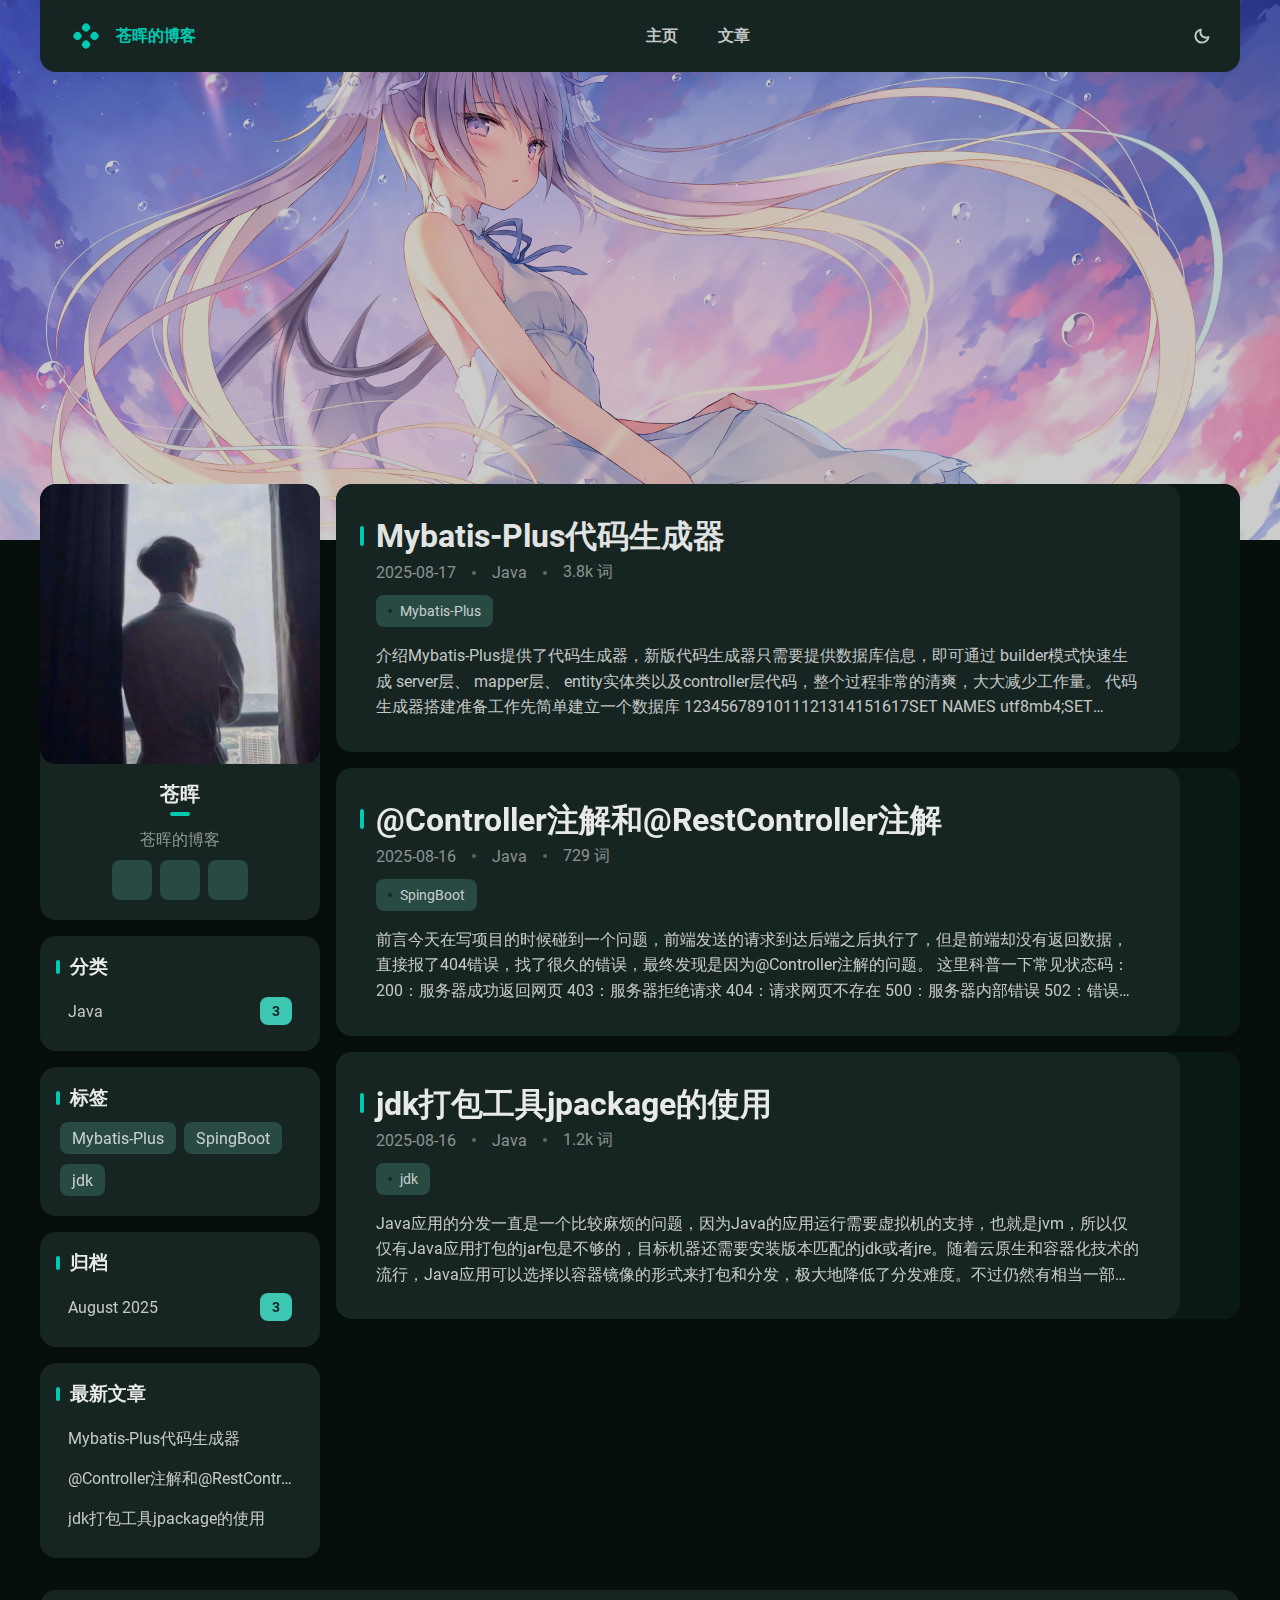
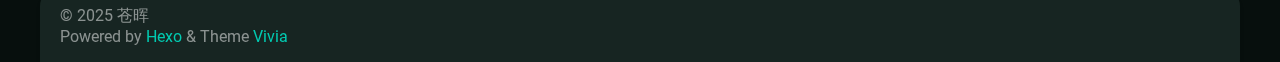
<file: index.html>
<!DOCTYPE html>


<html theme="dark" showBanner="true" hasBanner="true" > 
<link href="https://cdn.staticfile.org/font-awesome/6.4.2/css/fontawesome.min.css" rel="stylesheet">
<link href="https://cdn.staticfile.org/font-awesome/6.4.2/css/brands.min.css" rel="stylesheet">
<link href="https://cdn.staticfile.org/font-awesome/6.4.2/css/solid.min.css" rel="stylesheet">
<script src="/js/color.global.min.js" ></script>
<script src="/js/load-settings.js" ></script>
<head>
  <meta charset="utf-8">
  
  
  

  
  <title>苍晖的博客</title>
  <meta name="viewport" content="width=device-width, initial-scale=1, shrink-to-fit=no">

  <link rel="preload" href="/css/fonts/Roboto-Regular.ttf" as="font" type="font/ttf" crossorigin="anonymous">
  <link rel="preload" href="/css/fonts/Roboto-Bold.ttf" as="font" type="font/ttf" crossorigin="anonymous">

  <meta property="og:type" content="website">
<meta property="og:title" content="苍晖的博客">
<meta property="og:url" content="http://example.com/index.html">
<meta property="og:site_name" content="苍晖的博客">
<meta property="og:locale">
<meta property="article:author" content="John Doe">
<meta name="twitter:card" content="summary">
  
  
    <link rel="icon" media="(prefers-color-scheme: light)" href="/images/favicon-light-32.png" sizes="32x32">
    <link rel="icon" media="(prefers-color-scheme: light)" href="/images/favicon-light-128.png" sizes="128x128">
    <link rel="icon" media="(prefers-color-scheme: light)" href="/images/favicon-light-180.png" sizes="180x180">
    <link rel="icon" media="(prefers-color-scheme: light)" href="/images/favicon-light-192.png" sizes="192x192">
    <link rel="icon" media="(prefers-color-scheme: dark)" href="/images/favicon-dark-32.png" sizes="32x32">
    <link rel="icon" media="(prefers-color-scheme: dark)" href="/images/favicon-dark-128.png" sizes="128x128">
    <link rel="icon" media="(prefers-color-scheme: dark)" href="/images/favicon-dark-180.png" sizes="180x180">
    <link rel="icon" media="(prefers-color-scheme: dark)" href="/images/favicon-dark-192.png" sizes="192x192">
  
  
  
<link rel="stylesheet" href="/css/style.css">

<meta name="generator" content="Hexo 7.3.0"></head>

<body>
  
  
    
<div id="banner" class=" is_home ">
  <img src="/./bkg/bkg.jpg" itemprop="image">
  <div id="banner-dim"></div>
</div>
 
   
  <div id="main-grid" class="  ">
    <div id="nav" class=" is_home "  >
      <navbar id="navbar">
  <nav id="title-nav">
    <a href="/">
      <div id="vivia-logo">
        <div class="dot"></div>
        <div class="dot"></div>
        <div class="dot"></div>
        <div class="dot"></div>
      </div>
      <div>苍晖的博客 </div>
    </a>
  </nav>
  <nav id="main-nav">
    
      <a class="main-nav-link" href="/">主页</a>
    
      <a class="main-nav-link" href="/archives">文章</a>
    
  </nav>
  <nav id="sub-nav">
    <a id="theme-btn" class="nav-icon">
      <span class="light-mode-icon"><svg xmlns="http://www.w3.org/2000/svg" height="20" viewBox="0 -960 960 960" width="20"><path d="M438.5-829.913v-48q0-17.452 11.963-29.476 11.964-12.024 29.326-12.024 17.363 0 29.537 12.024t12.174 29.476v48q0 17.452-11.963 29.476-11.964 12.024-29.326 12.024-17.363 0-29.537-12.024T438.5-829.913Zm0 747.826v-48q0-17.452 11.963-29.476 11.964-12.024 29.326-12.024 17.363 0 29.537 12.024t12.174 29.476v48q0 17.452-11.963 29.476-11.964 12.024-29.326 12.024-17.363 0-29.537-12.024T438.5-82.087ZM877.913-438.5h-48q-17.452 0-29.476-11.963-12.024-11.964-12.024-29.326 0-17.363 12.024-29.537t29.476-12.174h48q17.452 0 29.476 11.963 12.024 11.964 12.024 29.326 0 17.363-12.024 29.537T877.913-438.5Zm-747.826 0h-48q-17.452 0-29.476-11.963-12.024-11.964-12.024-29.326 0-17.363 12.024-29.537T82.087-521.5h48q17.452 0 29.476 11.963 12.024 11.964 12.024 29.326 0 17.363-12.024 29.537T130.087-438.5Zm660.174-290.87-34.239 32q-12.913 12.674-29.565 12.174-16.653-.5-29.327-13.174-12.674-12.673-12.554-28.826.12-16.152 12.794-28.826l33-35q12.913-12.674 30.454-12.674t30.163 12.847q12.709 12.846 12.328 30.826-.38 17.98-13.054 30.653ZM262.63-203.978l-32 34q-12.913 12.674-30.454 12.674t-30.163-12.847q-12.709-12.846-12.328-30.826.38-17.98 13.054-30.653l33.239-31q12.913-12.674 29.565-12.174 16.653.5 29.327 13.174 12.674 12.673 12.554 28.826-.12 16.152-12.794 28.826Zm466.74 33.239-32-33.239q-12.674-12.913-12.174-29.565.5-16.653 13.174-29.327 12.673-12.674 28.826-13.054 16.152-.38 28.826 12.294l35 33q12.674 12.913 12.674 30.454t-12.847 30.163q-12.846 12.709-30.826 12.328-17.98-.38-30.653-13.054ZM203.978-697.37l-34-33q-12.674-12.913-13.174-29.945-.5-17.033 12.174-29.707t31.326-13.293q18.653-.62 31.326 13.054l32 34.239q11.674 12.913 11.174 29.565-.5 16.653-13.174 29.327-12.673 12.674-28.826 12.554-16.152-.12-28.826-12.794ZM480-240q-100 0-170-70t-70-170q0-100 70-170t170-70q100 0 170 70t70 170q0 100-70 170t-170 70Zm-.247-82q65.703 0 111.475-46.272Q637-414.544 637-480.247t-45.525-111.228Q545.95-637 480.247-637t-111.475 45.525Q323-545.95 323-480.247t45.525 111.975Q414.05-322 479.753-322ZM481-481Z"/></svg></span>
      <span class="dark-mode-icon"><svg xmlns="http://www.w3.org/2000/svg" height="20" viewBox="0 -960 960 960" width="20"><path d="M480.239-116.413q-152.63 0-258.228-105.478Q116.413-327.37 116.413-480q0-130.935 77.739-227.435t206.304-125.043q43.022-9.631 63.87 10.869t3.478 62.805q-8.891 22.043-14.315 44.463-5.424 22.42-5.424 46.689 0 91.694 64.326 155.879 64.325 64.186 156.218 64.186 24.369 0 46.978-4.946 22.609-4.945 44.413-14.076 42.826-17.369 62.967 1.142 20.142 18.511 10.511 61.054Q807.174-280 712.63-198.206q-94.543 81.793-232.391 81.793Zm0-95q79.783 0 143.337-40.217 63.554-40.218 95.793-108.283-15.608 4.044-31.097 5.326-15.49 1.283-31.859.805-123.706-4.066-210.777-90.539-87.071-86.473-91.614-212.092-.24-16.369.923-31.978 1.164-15.609 5.446-30.978-67.826 32.478-108.282 96.152Q211.652-559.543 211.652-480q0 111.929 78.329 190.258 78.329 78.329 190.258 78.329ZM466.13-465.891Z"/></svg></span>
    </a>
    
    <div id="nav-menu-btn" class="nav-icon">
      <svg xmlns="http://www.w3.org/2000/svg" height="20" viewBox="0 -960 960 960" width="20"><path d="M177.37-252.282q-17.453 0-29.477-11.964-12.024-11.963-12.024-29.326t12.024-29.537q12.024-12.174 29.477-12.174h605.26q17.453 0 29.477 11.964 12.024 11.963 12.024 29.326t-12.024 29.537q-12.024 12.174-29.477 12.174H177.37Zm0-186.218q-17.453 0-29.477-11.963-12.024-11.964-12.024-29.326 0-17.363 12.024-29.537T177.37-521.5h605.26q17.453 0 29.477 11.963 12.024 11.964 12.024 29.326 0 17.363-12.024 29.537T782.63-438.5H177.37Zm0-186.217q-17.453 0-29.477-11.964-12.024-11.963-12.024-29.326t12.024-29.537q12.024-12.174 29.477-12.174h605.26q17.453 0 29.477 11.964 12.024 11.963 12.024 29.326t-12.024 29.537q-12.024 12.174-29.477 12.174H177.37Z"/></svg>
    </div>
  </nav>
</navbar>
<div id="nav-dropdown" class="hidden">
  <div id="dropdown-link-list">
    
      <a class="nav-dropdown-link" href="/">主页</a>
    
      <a class="nav-dropdown-link" href="/archives">文章</a>
    
     
    </div>
</div>
<script>
  let dropdownBtn = document.getElementById("nav-menu-btn");
  let dropdownEle = document.getElementById("nav-dropdown");
  dropdownBtn.onclick = function() {
    dropdownEle.classList.toggle("hidden");
  }
</script>
    </div>
    <div id="sidebar-wrapper">
      <sidebar id="sidebar">
  
    <div class="widget-wrap">
  <div class="info-card">
    <div class="avatar">
      
        <image src=/./bkg/%E5%A4%B4%E5%83%8F.jpg></image>
      
      <div class="img-dim"></div>
    </div>
    <div class="info">
      <div class="username">苍晖 </div>
      <div class="dot"></div>
      <div class="subtitle">苍晖的博客 </div>
      <div class="link-list">
        
          <a class="link-btn" target="_blank" rel="noopener" href="https://twitter.com" title="Twitter"><i class="fa-brands fa-twitter"></i></a>
        
          <a class="link-btn" target="_blank" rel="noopener" href="https://store.steampowered.com" title="Steam"><i class="fa-brands fa-steam"></i></a>
        
          <a class="link-btn" target="_blank" rel="noopener" href="https://github.com/canghuicc" title="GitHub"><i class="fa-brands fa-github"></i></a>
         
      </div>  
    </div>
  </div>
</div>

  
  <div class="sticky">
    
      


  <div class="widget-wrap">
    <div class="widget">
      <h3 class="widget-title">分类</h3>
      <div class="category-box">
            <a class="category-link" href="/categories/Java/">
                Java
                <div class="category-count">3</div>
            </a>
        </div>
    </div>
  </div>


    
      
  <div class="widget-wrap">
    <div class="widget">
      <h3 class="widget-title">标签</h3>
      <ul class="widget-tag-list" itemprop="keywords"><li class="widget-tag-list-item"><a class="widget-tag-list-link" href="/tags/Mybatis-Plus/" rel="tag">Mybatis-Plus</a></li><li class="widget-tag-list-item"><a class="widget-tag-list-link" href="/tags/SpingBoot/" rel="tag">SpingBoot</a></li><li class="widget-tag-list-item"><a class="widget-tag-list-link" href="/tags/jdk/" rel="tag">jdk</a></li></ul>
    </div>
  </div>


    
      
  <div class="widget-wrap">
    <div class="widget">
      <h3 class="widget-title">归档</h3>
      
      
        <a class="archive-link" href="/archives/2025/08 ">
          August 2025 
          <div class="archive-count">3 </div>
        </a>
      
    </div>
  </div>


    
      
  <div class="widget-wrap">
    <div class="widget">
      <h3 class="widget-title">最新文章</h3>
      <ul>
        
          <a class="recent-link" href="/2025/08/17/Mybatis-Plus%E4%BB%A3%E7%A0%81%E7%94%9F%E6%88%90%E5%99%A8/" title="Mybatis-Plus代码生成器" >
            <div class="recent-link-text">
              Mybatis-Plus代码生成器
            </div>
          </a>
        
          <a class="recent-link" href="/2025/08/16/@Controller%E6%B3%A8%E8%A7%A3%E5%92%8C@RestController%E6%B3%A8%E8%A7%A3/" title="@Controller注解和@RestController注解" >
            <div class="recent-link-text">
              @Controller注解和@RestController注解
            </div>
          </a>
        
          <a class="recent-link" href="/2025/08/16/jdk%E6%89%93%E5%8C%85%E5%B7%A5%E5%85%B7jpackage%E7%9A%84%E4%BD%BF%E7%94%A8/" title="jdk打包工具jpackage的使用" >
            <div class="recent-link-text">
              jdk打包工具jpackage的使用
            </div>
          </a>
        
      </ul>
    </div>
  </div>

    
  </div>
</sidebar>
    </div>
    <div id="content-body">
      
   


<article id="post-Mybatis-Plus代码生成器" class="h-entry article article-type-post" itemprop="blogPost" itemscope itemtype="https://schema.org/BlogPosting">
   
  <div class="article-inner">
    <div class="article-main">
      <header class="article-header">
        
<div class="main-title-bar">
  <div class="main-title-dot"></div>
  
    
      <h1 itemprop="name">
        <a class="p-name article-title" href="/2025/08/17/Mybatis-Plus%E4%BB%A3%E7%A0%81%E7%94%9F%E6%88%90%E5%99%A8/">Mybatis-Plus代码生成器</a>
      </h1>
    
  
</div>

        <div class='meta-info-bar'>
          <div class="meta-info">
  <time class="dt-published" datetime="2025-08-16T17:55:00.000Z" itemprop="datePublished">2025-08-17</time>
</div>
          <div class="need-seperator meta-info">
            <div class="meta-cate-flex">
  
  <a class="meta-cate-link" href="/categories/Java/">Java</a>
   
</div>
  
          </div>
          <div class="wordcount need-seperator meta-info">
            3.8k 词 
          </div>
        </div>
        
  <ul class="article-tag-list" itemprop="keywords"><li class="article-tag-list-item"><a class="article-tag-list-link" href="/tags/Mybatis-Plus/" rel="tag">Mybatis-Plus</a></li></ul>

      </header>
      <div class="e-content article-entry" itemprop="articleBody">
        
          <div class="truncate-text">
            
              介绍Mybatis-Plus提供了代码生成器，新版代码生成器只需要提供数据库信息，即可通过 builder模式快速生成 server层、 mapper层、 entity实体类以及controller层代码，整个过程非常的清爽，大大减少工作量。
代码生成器搭建准备工作先简单建立一个数据库
1234567891011121314151617SET NAMES utf8mb4;SET FOREIGN_KEY_CHECKS = 0;-- ------------------------------ Table structure for user-- ----------------------------DROP TABLE IF EXISTS `user`;CREATE TABLE `user`  (  `id` int NOT NULL AUTO_INCREMENT,  `username` varchar(255) CHARACTER SET utf8mb4 COLLATE utf8mb4_0900_ai_ci NULL DEFAULT NULL,  `password` var...
            
          </div>
        
      </div>

         
    </div>
    
     
    <a class="right-panel  non-pic  "
      
      href="/2025/08/17/Mybatis-Plus%E4%BB%A3%E7%A0%81%E7%94%9F%E6%88%90%E5%99%A8/" 
    >
       
      <i class="fa-solid fa-angle-right non-pic"></i>
       
    </a>
     
  </div>
  
</article>







   


<article id="post-@Controller注解和@RestController注解" class="h-entry article article-type-post" itemprop="blogPost" itemscope itemtype="https://schema.org/BlogPosting">
   
  <div class="article-inner">
    <div class="article-main">
      <header class="article-header">
        
<div class="main-title-bar">
  <div class="main-title-dot"></div>
  
    
      <h1 itemprop="name">
        <a class="p-name article-title" href="/2025/08/16/@Controller%E6%B3%A8%E8%A7%A3%E5%92%8C@RestController%E6%B3%A8%E8%A7%A3/">@Controller注解和@RestController注解</a>
      </h1>
    
  
</div>

        <div class='meta-info-bar'>
          <div class="meta-info">
  <time class="dt-published" datetime="2025-08-15T18:18:06.000Z" itemprop="datePublished">2025-08-16</time>
</div>
          <div class="need-seperator meta-info">
            <div class="meta-cate-flex">
  
  <a class="meta-cate-link" href="/categories/Java/">Java</a>
   
</div>
  
          </div>
          <div class="wordcount need-seperator meta-info">
            729 词 
          </div>
        </div>
        
  <ul class="article-tag-list" itemprop="keywords"><li class="article-tag-list-item"><a class="article-tag-list-link" href="/tags/SpingBoot/" rel="tag">SpingBoot</a></li></ul>

      </header>
      <div class="e-content article-entry" itemprop="articleBody">
        
          <div class="truncate-text">
            
              前言今天在写项目的时候碰到一个问题，前端发送的请求到达后端之后执行了，但是前端却没有返回数据，直接报了404错误，找了很久的错误，最终发现是因为@Controller注解的问题。
这里科普一下常见状态码：

200：服务器成功返回网页
403：服务器拒绝请求
404：请求网页不存在
500：服务器内部错误
502：错误网关
503：服务不可用

@Controller注解@Controller注解是加在类上面的注解，使得类里面的每个方法都返回一个视图页面。
12345678@Controllerpublic class HelloController &#123;     @GetMapping(value=&quot;/hello&quot;)    public String say()&#123;        return &quot;gril&quot;;    &#125;&#125;

@RestController注解@RestController注解是加在类上的注解，使类里面的每个方法都将json/xml返回数据加返回到前台页面。
12345678@RestCo...
            
          </div>
        
      </div>

         
    </div>
    
     
    <a class="right-panel  non-pic  "
      
      href="/2025/08/16/@Controller%E6%B3%A8%E8%A7%A3%E5%92%8C@RestController%E6%B3%A8%E8%A7%A3/" 
    >
       
      <i class="fa-solid fa-angle-right non-pic"></i>
       
    </a>
     
  </div>
  
</article>







   


<article id="post-jdk打包工具jpackage的使用" class="h-entry article article-type-post" itemprop="blogPost" itemscope itemtype="https://schema.org/BlogPosting">
   
  <div class="article-inner">
    <div class="article-main">
      <header class="article-header">
        
<div class="main-title-bar">
  <div class="main-title-dot"></div>
  
    
      <h1 itemprop="name">
        <a class="p-name article-title" href="/2025/08/16/jdk%E6%89%93%E5%8C%85%E5%B7%A5%E5%85%B7jpackage%E7%9A%84%E4%BD%BF%E7%94%A8/">jdk打包工具jpackage的使用</a>
      </h1>
    
  
</div>

        <div class='meta-info-bar'>
          <div class="meta-info">
  <time class="dt-published" datetime="2025-08-15T17:52:26.000Z" itemprop="datePublished">2025-08-16</time>
</div>
          <div class="need-seperator meta-info">
            <div class="meta-cate-flex">
  
  <a class="meta-cate-link" href="/categories/Java/">Java</a>
   
</div>
  
          </div>
          <div class="wordcount need-seperator meta-info">
            1.2k 词 
          </div>
        </div>
        
  <ul class="article-tag-list" itemprop="keywords"><li class="article-tag-list-item"><a class="article-tag-list-link" href="/tags/jdk/" rel="tag">jdk</a></li></ul>

      </header>
      <div class="e-content article-entry" itemprop="articleBody">
        
          <div class="truncate-text">
            
              Java应用的分发一直是一个比较麻烦的问题，因为Java的应用运行需要虚拟机的支持，也就是jvm，所以仅仅有Java应用打包的jar包是不够的，目标机器还需要安装版本匹配的jdk或者jre。随着云原生和容器化技术的流行，Java应用可以选择以容器镜像的形式来打包和分发，极大地降低了分发难度。不过仍然有相当一部分的Java应用需要直接安装在客户的机器上。一般多数人打包Java应用会选择使用第三方的打包工具，如：exe4j，launch4j等等，将jar包打包成exe可执行文件，并将jre文件夹放在同一目录下，实现应用分发。这样做会更方便的实现应用分发，但是伴随的问题是，分发变得比较麻烦，文件包的大小也比较大，所以在jdk14之后，有了一个新的工具———jpackage。jpackage是jdk14之后自带的工具，可以在jdk目录下的bin目录中找到

jpackage 基本用法jpackage文档下面以jdk17为例来进行说明。jpackage可以生成平台相关的软件包：

Linux：deb和rpm
mac：pkg和dmg
windows：msi和exe在默认情况下，jpackag...
            
          </div>
        
      </div>

         
    </div>
    
     
    <a class="right-panel  non-pic  "
      
      href="/2025/08/16/jdk%E6%89%93%E5%8C%85%E5%B7%A5%E5%85%B7jpackage%E7%9A%84%E4%BD%BF%E7%94%A8/" 
    >
       
      <i class="fa-solid fa-angle-right non-pic"></i>
       
    </a>
     
  </div>
  
</article>









    </div>
    <div id="footer-wrapper">
      <footer id="footer">
  
  <div id="footer-info" class="inner">
    
    &copy; 2025 苍晖<br>
    Powered by <a href="https://hexo.io/" target="_blank">Hexo</a> & Theme <a target="_blank" rel="noopener" href="https://github.com/saicaca/hexo-theme-vivia">Vivia</a>
  </div>
</footer>

    </div>
    <div class="back-to-top-wrapper">
    <button id="back-to-top-btn" class="back-to-top-btn hide" onclick="topFunction()">
        <i class="fa-solid fa-angle-up"></i>
    </button>
</div>

<script>
    function topFunction() {
        window.scroll({ top: 0, behavior: 'smooth' });
    }
    let btn = document.getElementById('back-to-top-btn');
    function scrollFunction() {
        if (document.body.scrollTop > 600 || document.documentElement.scrollTop > 600) {
            btn.classList.remove('hide')
        } else {
            btn.classList.add('hide')
        }
    }
    window.onscroll = function() {
        scrollFunction();
    }
</script>

  </div>
  <script src="/js/light-dark-switch.js"></script>
</body>
</html>
</file>
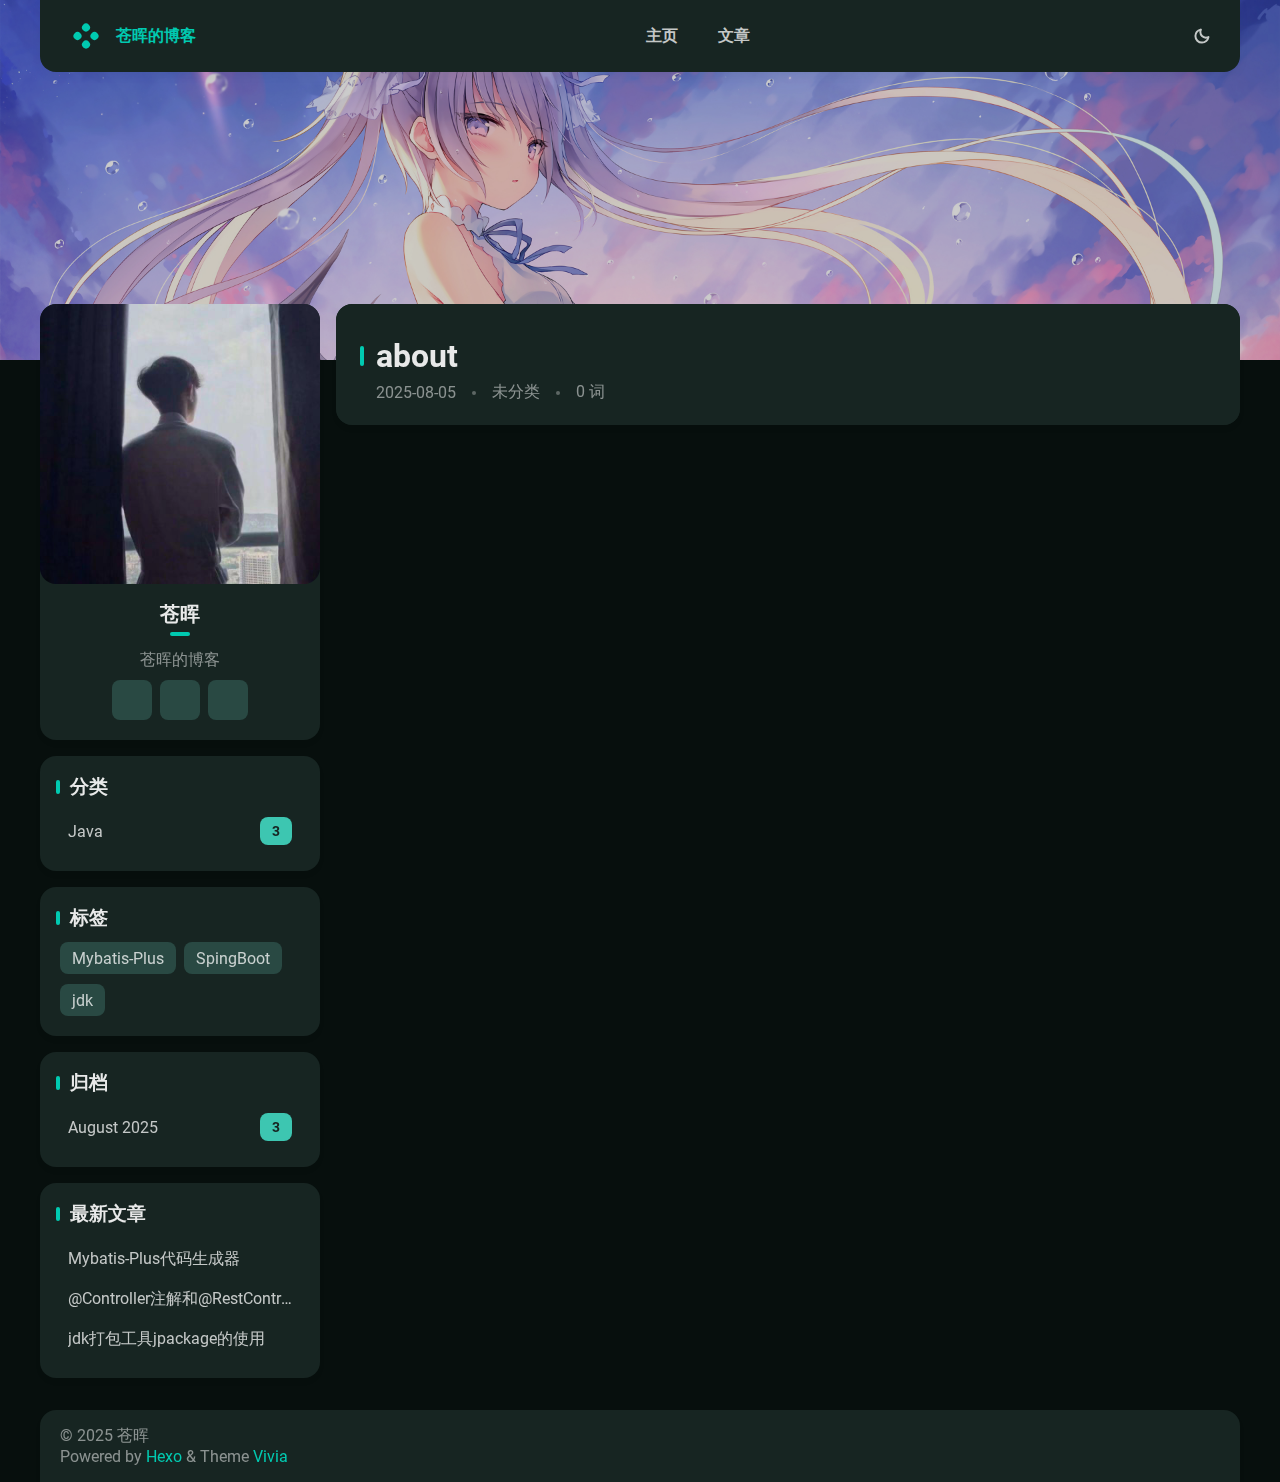
<file: about/index.html>
<!DOCTYPE html>


<html theme="dark" showBanner="true" hasBanner="true" > 
<link href="https://cdn.staticfile.org/font-awesome/6.4.2/css/fontawesome.min.css" rel="stylesheet">
<link href="https://cdn.staticfile.org/font-awesome/6.4.2/css/brands.min.css" rel="stylesheet">
<link href="https://cdn.staticfile.org/font-awesome/6.4.2/css/solid.min.css" rel="stylesheet">
<script src="/js/color.global.min.js" ></script>
<script src="/js/load-settings.js" ></script>
<head>
  <meta charset="utf-8">
  
  
  

  
  <title>about | 苍晖的博客</title>
  <meta name="viewport" content="width=device-width, initial-scale=1, shrink-to-fit=no">

  <link rel="preload" href="/css/fonts/Roboto-Regular.ttf" as="font" type="font/ttf" crossorigin="anonymous">
  <link rel="preload" href="/css/fonts/Roboto-Bold.ttf" as="font" type="font/ttf" crossorigin="anonymous">

  <meta property="og:type" content="website">
<meta property="og:title" content="about">
<meta property="og:url" content="http://example.com/about/index.html">
<meta property="og:site_name" content="苍晖的博客">
<meta property="og:locale">
<meta property="article:published_time" content="2025-08-05T10:25:44.000Z">
<meta property="article:modified_time" content="2025-08-05T10:25:44.704Z">
<meta property="article:author" content="John Doe">
<meta name="twitter:card" content="summary">
  
  
    <link rel="icon" media="(prefers-color-scheme: light)" href="/images/favicon-light-32.png" sizes="32x32">
    <link rel="icon" media="(prefers-color-scheme: light)" href="/images/favicon-light-128.png" sizes="128x128">
    <link rel="icon" media="(prefers-color-scheme: light)" href="/images/favicon-light-180.png" sizes="180x180">
    <link rel="icon" media="(prefers-color-scheme: light)" href="/images/favicon-light-192.png" sizes="192x192">
    <link rel="icon" media="(prefers-color-scheme: dark)" href="/images/favicon-dark-32.png" sizes="32x32">
    <link rel="icon" media="(prefers-color-scheme: dark)" href="/images/favicon-dark-128.png" sizes="128x128">
    <link rel="icon" media="(prefers-color-scheme: dark)" href="/images/favicon-dark-180.png" sizes="180x180">
    <link rel="icon" media="(prefers-color-scheme: dark)" href="/images/favicon-dark-192.png" sizes="192x192">
  
  
  
<link rel="stylesheet" href="/css/style.css">

<meta name="generator" content="Hexo 7.3.0"></head>

<body>
  
  
    
<div id="banner" class="">
  <img src="/./bkg/bkg.jpg" itemprop="image">
  <div id="banner-dim"></div>
</div>
 
   
  <div id="main-grid" class="  ">
    <div id="nav" class=""  >
      <navbar id="navbar">
  <nav id="title-nav">
    <a href="/">
      <div id="vivia-logo">
        <div class="dot"></div>
        <div class="dot"></div>
        <div class="dot"></div>
        <div class="dot"></div>
      </div>
      <div>苍晖的博客 </div>
    </a>
  </nav>
  <nav id="main-nav">
    
      <a class="main-nav-link" href="/">主页</a>
    
      <a class="main-nav-link" href="/archives">文章</a>
    
  </nav>
  <nav id="sub-nav">
    <a id="theme-btn" class="nav-icon">
      <span class="light-mode-icon"><svg xmlns="http://www.w3.org/2000/svg" height="20" viewBox="0 -960 960 960" width="20"><path d="M438.5-829.913v-48q0-17.452 11.963-29.476 11.964-12.024 29.326-12.024 17.363 0 29.537 12.024t12.174 29.476v48q0 17.452-11.963 29.476-11.964 12.024-29.326 12.024-17.363 0-29.537-12.024T438.5-829.913Zm0 747.826v-48q0-17.452 11.963-29.476 11.964-12.024 29.326-12.024 17.363 0 29.537 12.024t12.174 29.476v48q0 17.452-11.963 29.476-11.964 12.024-29.326 12.024-17.363 0-29.537-12.024T438.5-82.087ZM877.913-438.5h-48q-17.452 0-29.476-11.963-12.024-11.964-12.024-29.326 0-17.363 12.024-29.537t29.476-12.174h48q17.452 0 29.476 11.963 12.024 11.964 12.024 29.326 0 17.363-12.024 29.537T877.913-438.5Zm-747.826 0h-48q-17.452 0-29.476-11.963-12.024-11.964-12.024-29.326 0-17.363 12.024-29.537T82.087-521.5h48q17.452 0 29.476 11.963 12.024 11.964 12.024 29.326 0 17.363-12.024 29.537T130.087-438.5Zm660.174-290.87-34.239 32q-12.913 12.674-29.565 12.174-16.653-.5-29.327-13.174-12.674-12.673-12.554-28.826.12-16.152 12.794-28.826l33-35q12.913-12.674 30.454-12.674t30.163 12.847q12.709 12.846 12.328 30.826-.38 17.98-13.054 30.653ZM262.63-203.978l-32 34q-12.913 12.674-30.454 12.674t-30.163-12.847q-12.709-12.846-12.328-30.826.38-17.98 13.054-30.653l33.239-31q12.913-12.674 29.565-12.174 16.653.5 29.327 13.174 12.674 12.673 12.554 28.826-.12 16.152-12.794 28.826Zm466.74 33.239-32-33.239q-12.674-12.913-12.174-29.565.5-16.653 13.174-29.327 12.673-12.674 28.826-13.054 16.152-.38 28.826 12.294l35 33q12.674 12.913 12.674 30.454t-12.847 30.163q-12.846 12.709-30.826 12.328-17.98-.38-30.653-13.054ZM203.978-697.37l-34-33q-12.674-12.913-13.174-29.945-.5-17.033 12.174-29.707t31.326-13.293q18.653-.62 31.326 13.054l32 34.239q11.674 12.913 11.174 29.565-.5 16.653-13.174 29.327-12.673 12.674-28.826 12.554-16.152-.12-28.826-12.794ZM480-240q-100 0-170-70t-70-170q0-100 70-170t170-70q100 0 170 70t70 170q0 100-70 170t-170 70Zm-.247-82q65.703 0 111.475-46.272Q637-414.544 637-480.247t-45.525-111.228Q545.95-637 480.247-637t-111.475 45.525Q323-545.95 323-480.247t45.525 111.975Q414.05-322 479.753-322ZM481-481Z"/></svg></span>
      <span class="dark-mode-icon"><svg xmlns="http://www.w3.org/2000/svg" height="20" viewBox="0 -960 960 960" width="20"><path d="M480.239-116.413q-152.63 0-258.228-105.478Q116.413-327.37 116.413-480q0-130.935 77.739-227.435t206.304-125.043q43.022-9.631 63.87 10.869t3.478 62.805q-8.891 22.043-14.315 44.463-5.424 22.42-5.424 46.689 0 91.694 64.326 155.879 64.325 64.186 156.218 64.186 24.369 0 46.978-4.946 22.609-4.945 44.413-14.076 42.826-17.369 62.967 1.142 20.142 18.511 10.511 61.054Q807.174-280 712.63-198.206q-94.543 81.793-232.391 81.793Zm0-95q79.783 0 143.337-40.217 63.554-40.218 95.793-108.283-15.608 4.044-31.097 5.326-15.49 1.283-31.859.805-123.706-4.066-210.777-90.539-87.071-86.473-91.614-212.092-.24-16.369.923-31.978 1.164-15.609 5.446-30.978-67.826 32.478-108.282 96.152Q211.652-559.543 211.652-480q0 111.929 78.329 190.258 78.329 78.329 190.258 78.329ZM466.13-465.891Z"/></svg></span>
    </a>
    
    <div id="nav-menu-btn" class="nav-icon">
      <svg xmlns="http://www.w3.org/2000/svg" height="20" viewBox="0 -960 960 960" width="20"><path d="M177.37-252.282q-17.453 0-29.477-11.964-12.024-11.963-12.024-29.326t12.024-29.537q12.024-12.174 29.477-12.174h605.26q17.453 0 29.477 11.964 12.024 11.963 12.024 29.326t-12.024 29.537q-12.024 12.174-29.477 12.174H177.37Zm0-186.218q-17.453 0-29.477-11.963-12.024-11.964-12.024-29.326 0-17.363 12.024-29.537T177.37-521.5h605.26q17.453 0 29.477 11.963 12.024 11.964 12.024 29.326 0 17.363-12.024 29.537T782.63-438.5H177.37Zm0-186.217q-17.453 0-29.477-11.964-12.024-11.963-12.024-29.326t12.024-29.537q12.024-12.174 29.477-12.174h605.26q17.453 0 29.477 11.964 12.024 11.963 12.024 29.326t-12.024 29.537q-12.024 12.174-29.477 12.174H177.37Z"/></svg>
    </div>
  </nav>
</navbar>
<div id="nav-dropdown" class="hidden">
  <div id="dropdown-link-list">
    
      <a class="nav-dropdown-link" href="/">主页</a>
    
      <a class="nav-dropdown-link" href="/archives">文章</a>
    
     
    </div>
</div>
<script>
  let dropdownBtn = document.getElementById("nav-menu-btn");
  let dropdownEle = document.getElementById("nav-dropdown");
  dropdownBtn.onclick = function() {
    dropdownEle.classList.toggle("hidden");
  }
</script>
    </div>
    <div id="sidebar-wrapper">
      <sidebar id="sidebar">
  
    <div class="widget-wrap">
  <div class="info-card">
    <div class="avatar">
      
        <image src=/./bkg/%E5%A4%B4%E5%83%8F.jpg></image>
      
      <div class="img-dim"></div>
    </div>
    <div class="info">
      <div class="username">苍晖 </div>
      <div class="dot"></div>
      <div class="subtitle">苍晖的博客 </div>
      <div class="link-list">
        
          <a class="link-btn" target="_blank" rel="noopener" href="https://twitter.com" title="Twitter"><i class="fa-brands fa-twitter"></i></a>
        
          <a class="link-btn" target="_blank" rel="noopener" href="https://store.steampowered.com" title="Steam"><i class="fa-brands fa-steam"></i></a>
        
          <a class="link-btn" target="_blank" rel="noopener" href="https://github.com/canghuicc" title="GitHub"><i class="fa-brands fa-github"></i></a>
         
      </div>  
    </div>
  </div>
</div>

  
  <div class="sticky">
    
      


  <div class="widget-wrap">
    <div class="widget">
      <h3 class="widget-title">分类</h3>
      <div class="category-box">
            <a class="category-link" href="/categories/Java/">
                Java
                <div class="category-count">3</div>
            </a>
        </div>
    </div>
  </div>


    
      
  <div class="widget-wrap">
    <div class="widget">
      <h3 class="widget-title">标签</h3>
      <ul class="widget-tag-list" itemprop="keywords"><li class="widget-tag-list-item"><a class="widget-tag-list-link" href="/tags/Mybatis-Plus/" rel="tag">Mybatis-Plus</a></li><li class="widget-tag-list-item"><a class="widget-tag-list-link" href="/tags/SpingBoot/" rel="tag">SpingBoot</a></li><li class="widget-tag-list-item"><a class="widget-tag-list-link" href="/tags/jdk/" rel="tag">jdk</a></li></ul>
    </div>
  </div>


    
      
  <div class="widget-wrap">
    <div class="widget">
      <h3 class="widget-title">归档</h3>
      
      
        <a class="archive-link" href="/archives/2025/08 ">
          August 2025 
          <div class="archive-count">3 </div>
        </a>
      
    </div>
  </div>


    
      
  <div class="widget-wrap">
    <div class="widget">
      <h3 class="widget-title">最新文章</h3>
      <ul>
        
          <a class="recent-link" href="/2025/08/17/Mybatis-Plus%E4%BB%A3%E7%A0%81%E7%94%9F%E6%88%90%E5%99%A8/" title="Mybatis-Plus代码生成器" >
            <div class="recent-link-text">
              Mybatis-Plus代码生成器
            </div>
          </a>
        
          <a class="recent-link" href="/2025/08/16/@Controller%E6%B3%A8%E8%A7%A3%E5%92%8C@RestController%E6%B3%A8%E8%A7%A3/" title="@Controller注解和@RestController注解" >
            <div class="recent-link-text">
              @Controller注解和@RestController注解
            </div>
          </a>
        
          <a class="recent-link" href="/2025/08/16/jdk%E6%89%93%E5%8C%85%E5%B7%A5%E5%85%B7jpackage%E7%9A%84%E4%BD%BF%E7%94%A8/" title="jdk打包工具jpackage的使用" >
            <div class="recent-link-text">
              jdk打包工具jpackage的使用
            </div>
          </a>
        
      </ul>
    </div>
  </div>

    
  </div>
</sidebar>
    </div>
    <div id="content-body">
       


<article id="page-" class="h-entry article article-type-page" itemprop="blogPost" itemscope itemtype="https://schema.org/BlogPosting">
   
  <div class="article-inner">
    <div class="article-main">
      <header class="article-header">
        
<div class="main-title-bar">
  <div class="main-title-dot"></div>
  
    
      <h1 class="p-name article-title" itemprop="headline name">
        about
      </h1>
    
  
</div>

        <div class='meta-info-bar'>
          <div class="meta-info">
  <time class="dt-published" datetime="2025-08-05T10:25:44.000Z" itemprop="datePublished">2025-08-05</time>
</div>
          <div class="need-seperator meta-info">
            <div class="meta-cate-flex">
  
    未分类 
   
</div>
  
          </div>
          <div class="wordcount need-seperator meta-info">
            0 词 
          </div>
        </div>
        
      </header>
      <div class="e-content article-entry" itemprop="articleBody">
        
          
        
      </div>

         
    </div>
    
     
  </div>
  
    

  
</article>






    </div>
    <div id="footer-wrapper">
      <footer id="footer">
  
  <div id="footer-info" class="inner">
    
    &copy; 2025 苍晖<br>
    Powered by <a href="https://hexo.io/" target="_blank">Hexo</a> & Theme <a target="_blank" rel="noopener" href="https://github.com/saicaca/hexo-theme-vivia">Vivia</a>
  </div>
</footer>

    </div>
    <div class="back-to-top-wrapper">
    <button id="back-to-top-btn" class="back-to-top-btn hide" onclick="topFunction()">
        <i class="fa-solid fa-angle-up"></i>
    </button>
</div>

<script>
    function topFunction() {
        window.scroll({ top: 0, behavior: 'smooth' });
    }
    let btn = document.getElementById('back-to-top-btn');
    function scrollFunction() {
        if (document.body.scrollTop > 600 || document.documentElement.scrollTop > 600) {
            btn.classList.remove('hide')
        } else {
            btn.classList.add('hide')
        }
    }
    window.onscroll = function() {
        scrollFunction();
    }
</script>

  </div>
  <script src="/js/light-dark-switch.js"></script>
</body>
</html>
</file>
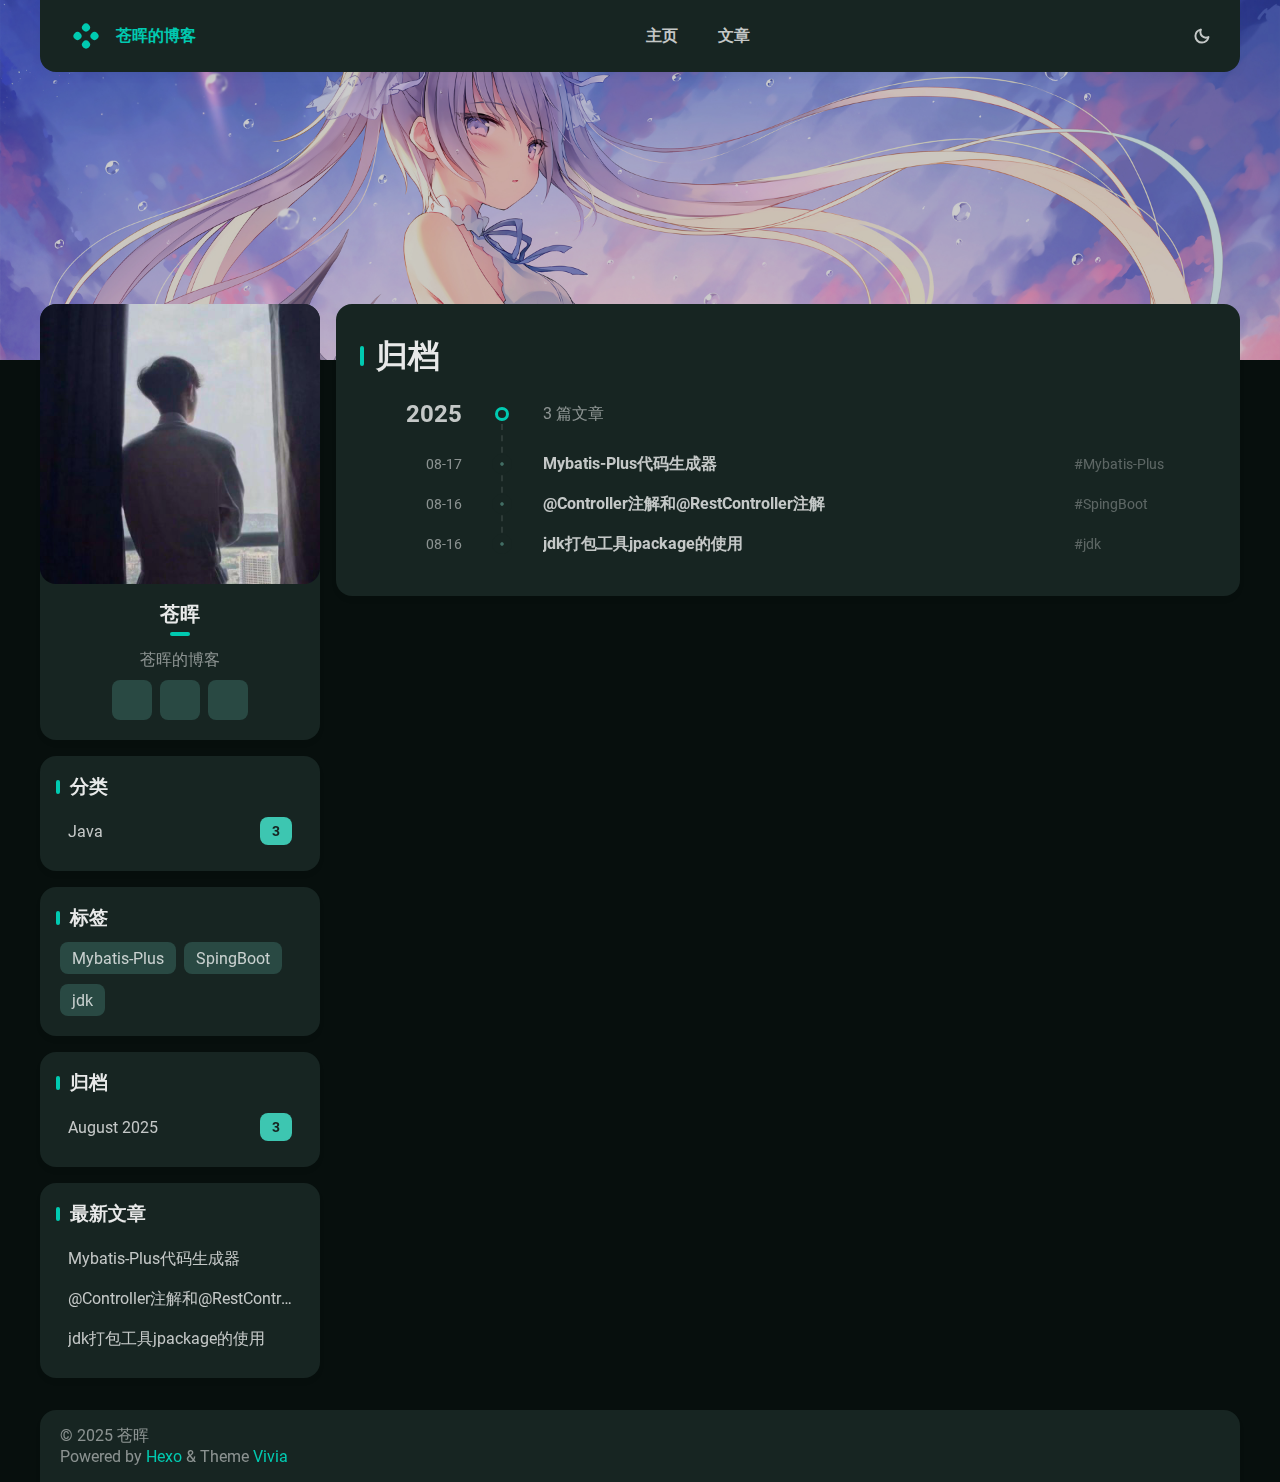
<file: archives/index.html>
<!DOCTYPE html>


<html theme="dark" showBanner="true" hasBanner="true" > 
<link href="https://cdn.staticfile.org/font-awesome/6.4.2/css/fontawesome.min.css" rel="stylesheet">
<link href="https://cdn.staticfile.org/font-awesome/6.4.2/css/brands.min.css" rel="stylesheet">
<link href="https://cdn.staticfile.org/font-awesome/6.4.2/css/solid.min.css" rel="stylesheet">
<script src="/js/color.global.min.js" ></script>
<script src="/js/load-settings.js" ></script>
<head>
  <meta charset="utf-8">
  
  
  

  
  <title>归档 | 苍晖的博客</title>
  <meta name="viewport" content="width=device-width, initial-scale=1, shrink-to-fit=no">

  <link rel="preload" href="/css/fonts/Roboto-Regular.ttf" as="font" type="font/ttf" crossorigin="anonymous">
  <link rel="preload" href="/css/fonts/Roboto-Bold.ttf" as="font" type="font/ttf" crossorigin="anonymous">

  <meta property="og:type" content="website">
<meta property="og:title" content="苍晖的博客">
<meta property="og:url" content="http://example.com/archives/index.html">
<meta property="og:site_name" content="苍晖的博客">
<meta property="og:locale">
<meta property="article:author" content="John Doe">
<meta name="twitter:card" content="summary">
  
  
    <link rel="icon" media="(prefers-color-scheme: light)" href="/images/favicon-light-32.png" sizes="32x32">
    <link rel="icon" media="(prefers-color-scheme: light)" href="/images/favicon-light-128.png" sizes="128x128">
    <link rel="icon" media="(prefers-color-scheme: light)" href="/images/favicon-light-180.png" sizes="180x180">
    <link rel="icon" media="(prefers-color-scheme: light)" href="/images/favicon-light-192.png" sizes="192x192">
    <link rel="icon" media="(prefers-color-scheme: dark)" href="/images/favicon-dark-32.png" sizes="32x32">
    <link rel="icon" media="(prefers-color-scheme: dark)" href="/images/favicon-dark-128.png" sizes="128x128">
    <link rel="icon" media="(prefers-color-scheme: dark)" href="/images/favicon-dark-180.png" sizes="180x180">
    <link rel="icon" media="(prefers-color-scheme: dark)" href="/images/favicon-dark-192.png" sizes="192x192">
  
  
  
<link rel="stylesheet" href="/css/style.css">

<meta name="generator" content="Hexo 7.3.0"></head>

<body>
  
  
    
<div id="banner" class="">
  <img src="/./bkg/bkg.jpg" itemprop="image">
  <div id="banner-dim"></div>
</div>
 
   
  <div id="main-grid" class="  ">
    <div id="nav" class=""  >
      <navbar id="navbar">
  <nav id="title-nav">
    <a href="/">
      <div id="vivia-logo">
        <div class="dot"></div>
        <div class="dot"></div>
        <div class="dot"></div>
        <div class="dot"></div>
      </div>
      <div>苍晖的博客 </div>
    </a>
  </nav>
  <nav id="main-nav">
    
      <a class="main-nav-link" href="/">主页</a>
    
      <a class="main-nav-link" href="/archives">文章</a>
    
  </nav>
  <nav id="sub-nav">
    <a id="theme-btn" class="nav-icon">
      <span class="light-mode-icon"><svg xmlns="http://www.w3.org/2000/svg" height="20" viewBox="0 -960 960 960" width="20"><path d="M438.5-829.913v-48q0-17.452 11.963-29.476 11.964-12.024 29.326-12.024 17.363 0 29.537 12.024t12.174 29.476v48q0 17.452-11.963 29.476-11.964 12.024-29.326 12.024-17.363 0-29.537-12.024T438.5-829.913Zm0 747.826v-48q0-17.452 11.963-29.476 11.964-12.024 29.326-12.024 17.363 0 29.537 12.024t12.174 29.476v48q0 17.452-11.963 29.476-11.964 12.024-29.326 12.024-17.363 0-29.537-12.024T438.5-82.087ZM877.913-438.5h-48q-17.452 0-29.476-11.963-12.024-11.964-12.024-29.326 0-17.363 12.024-29.537t29.476-12.174h48q17.452 0 29.476 11.963 12.024 11.964 12.024 29.326 0 17.363-12.024 29.537T877.913-438.5Zm-747.826 0h-48q-17.452 0-29.476-11.963-12.024-11.964-12.024-29.326 0-17.363 12.024-29.537T82.087-521.5h48q17.452 0 29.476 11.963 12.024 11.964 12.024 29.326 0 17.363-12.024 29.537T130.087-438.5Zm660.174-290.87-34.239 32q-12.913 12.674-29.565 12.174-16.653-.5-29.327-13.174-12.674-12.673-12.554-28.826.12-16.152 12.794-28.826l33-35q12.913-12.674 30.454-12.674t30.163 12.847q12.709 12.846 12.328 30.826-.38 17.98-13.054 30.653ZM262.63-203.978l-32 34q-12.913 12.674-30.454 12.674t-30.163-12.847q-12.709-12.846-12.328-30.826.38-17.98 13.054-30.653l33.239-31q12.913-12.674 29.565-12.174 16.653.5 29.327 13.174 12.674 12.673 12.554 28.826-.12 16.152-12.794 28.826Zm466.74 33.239-32-33.239q-12.674-12.913-12.174-29.565.5-16.653 13.174-29.327 12.673-12.674 28.826-13.054 16.152-.38 28.826 12.294l35 33q12.674 12.913 12.674 30.454t-12.847 30.163q-12.846 12.709-30.826 12.328-17.98-.38-30.653-13.054ZM203.978-697.37l-34-33q-12.674-12.913-13.174-29.945-.5-17.033 12.174-29.707t31.326-13.293q18.653-.62 31.326 13.054l32 34.239q11.674 12.913 11.174 29.565-.5 16.653-13.174 29.327-12.673 12.674-28.826 12.554-16.152-.12-28.826-12.794ZM480-240q-100 0-170-70t-70-170q0-100 70-170t170-70q100 0 170 70t70 170q0 100-70 170t-170 70Zm-.247-82q65.703 0 111.475-46.272Q637-414.544 637-480.247t-45.525-111.228Q545.95-637 480.247-637t-111.475 45.525Q323-545.95 323-480.247t45.525 111.975Q414.05-322 479.753-322ZM481-481Z"/></svg></span>
      <span class="dark-mode-icon"><svg xmlns="http://www.w3.org/2000/svg" height="20" viewBox="0 -960 960 960" width="20"><path d="M480.239-116.413q-152.63 0-258.228-105.478Q116.413-327.37 116.413-480q0-130.935 77.739-227.435t206.304-125.043q43.022-9.631 63.87 10.869t3.478 62.805q-8.891 22.043-14.315 44.463-5.424 22.42-5.424 46.689 0 91.694 64.326 155.879 64.325 64.186 156.218 64.186 24.369 0 46.978-4.946 22.609-4.945 44.413-14.076 42.826-17.369 62.967 1.142 20.142 18.511 10.511 61.054Q807.174-280 712.63-198.206q-94.543 81.793-232.391 81.793Zm0-95q79.783 0 143.337-40.217 63.554-40.218 95.793-108.283-15.608 4.044-31.097 5.326-15.49 1.283-31.859.805-123.706-4.066-210.777-90.539-87.071-86.473-91.614-212.092-.24-16.369.923-31.978 1.164-15.609 5.446-30.978-67.826 32.478-108.282 96.152Q211.652-559.543 211.652-480q0 111.929 78.329 190.258 78.329 78.329 190.258 78.329ZM466.13-465.891Z"/></svg></span>
    </a>
    
    <div id="nav-menu-btn" class="nav-icon">
      <svg xmlns="http://www.w3.org/2000/svg" height="20" viewBox="0 -960 960 960" width="20"><path d="M177.37-252.282q-17.453 0-29.477-11.964-12.024-11.963-12.024-29.326t12.024-29.537q12.024-12.174 29.477-12.174h605.26q17.453 0 29.477 11.964 12.024 11.963 12.024 29.326t-12.024 29.537q-12.024 12.174-29.477 12.174H177.37Zm0-186.218q-17.453 0-29.477-11.963-12.024-11.964-12.024-29.326 0-17.363 12.024-29.537T177.37-521.5h605.26q17.453 0 29.477 11.963 12.024 11.964 12.024 29.326 0 17.363-12.024 29.537T782.63-438.5H177.37Zm0-186.217q-17.453 0-29.477-11.964-12.024-11.963-12.024-29.326t12.024-29.537q12.024-12.174 29.477-12.174h605.26q17.453 0 29.477 11.964 12.024 11.963 12.024 29.326t-12.024 29.537q-12.024 12.174-29.477 12.174H177.37Z"/></svg>
    </div>
  </nav>
</navbar>
<div id="nav-dropdown" class="hidden">
  <div id="dropdown-link-list">
    
      <a class="nav-dropdown-link" href="/">主页</a>
    
      <a class="nav-dropdown-link" href="/archives">文章</a>
    
     
    </div>
</div>
<script>
  let dropdownBtn = document.getElementById("nav-menu-btn");
  let dropdownEle = document.getElementById("nav-dropdown");
  dropdownBtn.onclick = function() {
    dropdownEle.classList.toggle("hidden");
  }
</script>
    </div>
    <div id="sidebar-wrapper">
      <sidebar id="sidebar">
  
    <div class="widget-wrap">
  <div class="info-card">
    <div class="avatar">
      
        <image src=/./bkg/%E5%A4%B4%E5%83%8F.jpg></image>
      
      <div class="img-dim"></div>
    </div>
    <div class="info">
      <div class="username">苍晖 </div>
      <div class="dot"></div>
      <div class="subtitle">苍晖的博客 </div>
      <div class="link-list">
        
          <a class="link-btn" target="_blank" rel="noopener" href="https://twitter.com" title="Twitter"><i class="fa-brands fa-twitter"></i></a>
        
          <a class="link-btn" target="_blank" rel="noopener" href="https://store.steampowered.com" title="Steam"><i class="fa-brands fa-steam"></i></a>
        
          <a class="link-btn" target="_blank" rel="noopener" href="https://github.com/canghuicc" title="GitHub"><i class="fa-brands fa-github"></i></a>
         
      </div>  
    </div>
  </div>
</div>

  
  <div class="sticky">
    
      


  <div class="widget-wrap">
    <div class="widget">
      <h3 class="widget-title">分类</h3>
      <div class="category-box">
            <a class="category-link" href="/categories/Java/">
                Java
                <div class="category-count">3</div>
            </a>
        </div>
    </div>
  </div>


    
      
  <div class="widget-wrap">
    <div class="widget">
      <h3 class="widget-title">标签</h3>
      <ul class="widget-tag-list" itemprop="keywords"><li class="widget-tag-list-item"><a class="widget-tag-list-link" href="/tags/Mybatis-Plus/" rel="tag">Mybatis-Plus</a></li><li class="widget-tag-list-item"><a class="widget-tag-list-link" href="/tags/SpingBoot/" rel="tag">SpingBoot</a></li><li class="widget-tag-list-item"><a class="widget-tag-list-link" href="/tags/jdk/" rel="tag">jdk</a></li></ul>
    </div>
  </div>


    
      
  <div class="widget-wrap">
    <div class="widget">
      <h3 class="widget-title">归档</h3>
      
      
        <a class="archive-link" href="/archives/2025/08 ">
          August 2025 
          <div class="archive-count">3 </div>
        </a>
      
    </div>
  </div>


    
      
  <div class="widget-wrap">
    <div class="widget">
      <h3 class="widget-title">最新文章</h3>
      <ul>
        
          <a class="recent-link" href="/2025/08/17/Mybatis-Plus%E4%BB%A3%E7%A0%81%E7%94%9F%E6%88%90%E5%99%A8/" title="Mybatis-Plus代码生成器" >
            <div class="recent-link-text">
              Mybatis-Plus代码生成器
            </div>
          </a>
        
          <a class="recent-link" href="/2025/08/16/@Controller%E6%B3%A8%E8%A7%A3%E5%92%8C@RestController%E6%B3%A8%E8%A7%A3/" title="@Controller注解和@RestController注解" >
            <div class="recent-link-text">
              @Controller注解和@RestController注解
            </div>
          </a>
        
          <a class="recent-link" href="/2025/08/16/jdk%E6%89%93%E5%8C%85%E5%B7%A5%E5%85%B7jpackage%E7%9A%84%E4%BD%BF%E7%94%A8/" title="jdk打包工具jpackage的使用" >
            <div class="recent-link-text">
              jdk打包工具jpackage的使用
            </div>
          </a>
        
      </ul>
    </div>
  </div>

    
  </div>
</sidebar>
    </div>
    <div id="content-body">
       

<div class="archive-main-card">
    <div class="archive-top">
      <div class="main-title-bar">
        <div class="main-title-dot"></div>
        <h1 class="article-title">归档</h1>
      </div>    
    </div>
    
    
      
      
        
        <div class="year-line">
            <div class="year-num">2025</div>
            <div class="dot-wrapper">
                <div class="dot"></div>
            </div>
            <div class="article-count">3 篇文章</div>
        </div>
      
      <a class="archive-article-link" href="/2025/08/17/Mybatis-Plus%E4%BB%A3%E7%A0%81%E7%94%9F%E6%88%90%E5%99%A8/" title="Mybatis-Plus代码生成器">
        <div class="date">08-17</div>
        <div class="line">
            <div class="dot"></div>
        </div>
        <div class="title">
            <div class="title-inner">
                
                    Mybatis-Plus代码生成器
                
            </div>
        </div>
        <div class="tags">
            #Mybatis-Plus
        </div>
      </a>
    
      
      
      <a class="archive-article-link" href="/2025/08/16/@Controller%E6%B3%A8%E8%A7%A3%E5%92%8C@RestController%E6%B3%A8%E8%A7%A3/" title="@Controller注解和@RestController注解">
        <div class="date">08-16</div>
        <div class="line">
            <div class="dot"></div>
        </div>
        <div class="title">
            <div class="title-inner">
                
                    @Controller注解和@RestController注解
                
            </div>
        </div>
        <div class="tags">
            #SpingBoot
        </div>
      </a>
    
      
      
      <a class="archive-article-link" href="/2025/08/16/jdk%E6%89%93%E5%8C%85%E5%B7%A5%E5%85%B7jpackage%E7%9A%84%E4%BD%BF%E7%94%A8/" title="jdk打包工具jpackage的使用">
        <div class="date">08-16</div>
        <div class="line">
            <div class="dot"></div>
        </div>
        <div class="title">
            <div class="title-inner">
                
                    jdk打包工具jpackage的使用
                
            </div>
        </div>
        <div class="tags">
            #jdk
        </div>
      </a>
    
  </div>
    </div>
    <div id="footer-wrapper">
      <footer id="footer">
  
  <div id="footer-info" class="inner">
    
    &copy; 2025 苍晖<br>
    Powered by <a href="https://hexo.io/" target="_blank">Hexo</a> & Theme <a target="_blank" rel="noopener" href="https://github.com/saicaca/hexo-theme-vivia">Vivia</a>
  </div>
</footer>

    </div>
    <div class="back-to-top-wrapper">
    <button id="back-to-top-btn" class="back-to-top-btn hide" onclick="topFunction()">
        <i class="fa-solid fa-angle-up"></i>
    </button>
</div>

<script>
    function topFunction() {
        window.scroll({ top: 0, behavior: 'smooth' });
    }
    let btn = document.getElementById('back-to-top-btn');
    function scrollFunction() {
        if (document.body.scrollTop > 600 || document.documentElement.scrollTop > 600) {
            btn.classList.remove('hide')
        } else {
            btn.classList.add('hide')
        }
    }
    window.onscroll = function() {
        scrollFunction();
    }
</script>

  </div>
  <script src="/js/light-dark-switch.js"></script>
</body>
</html>
</file>
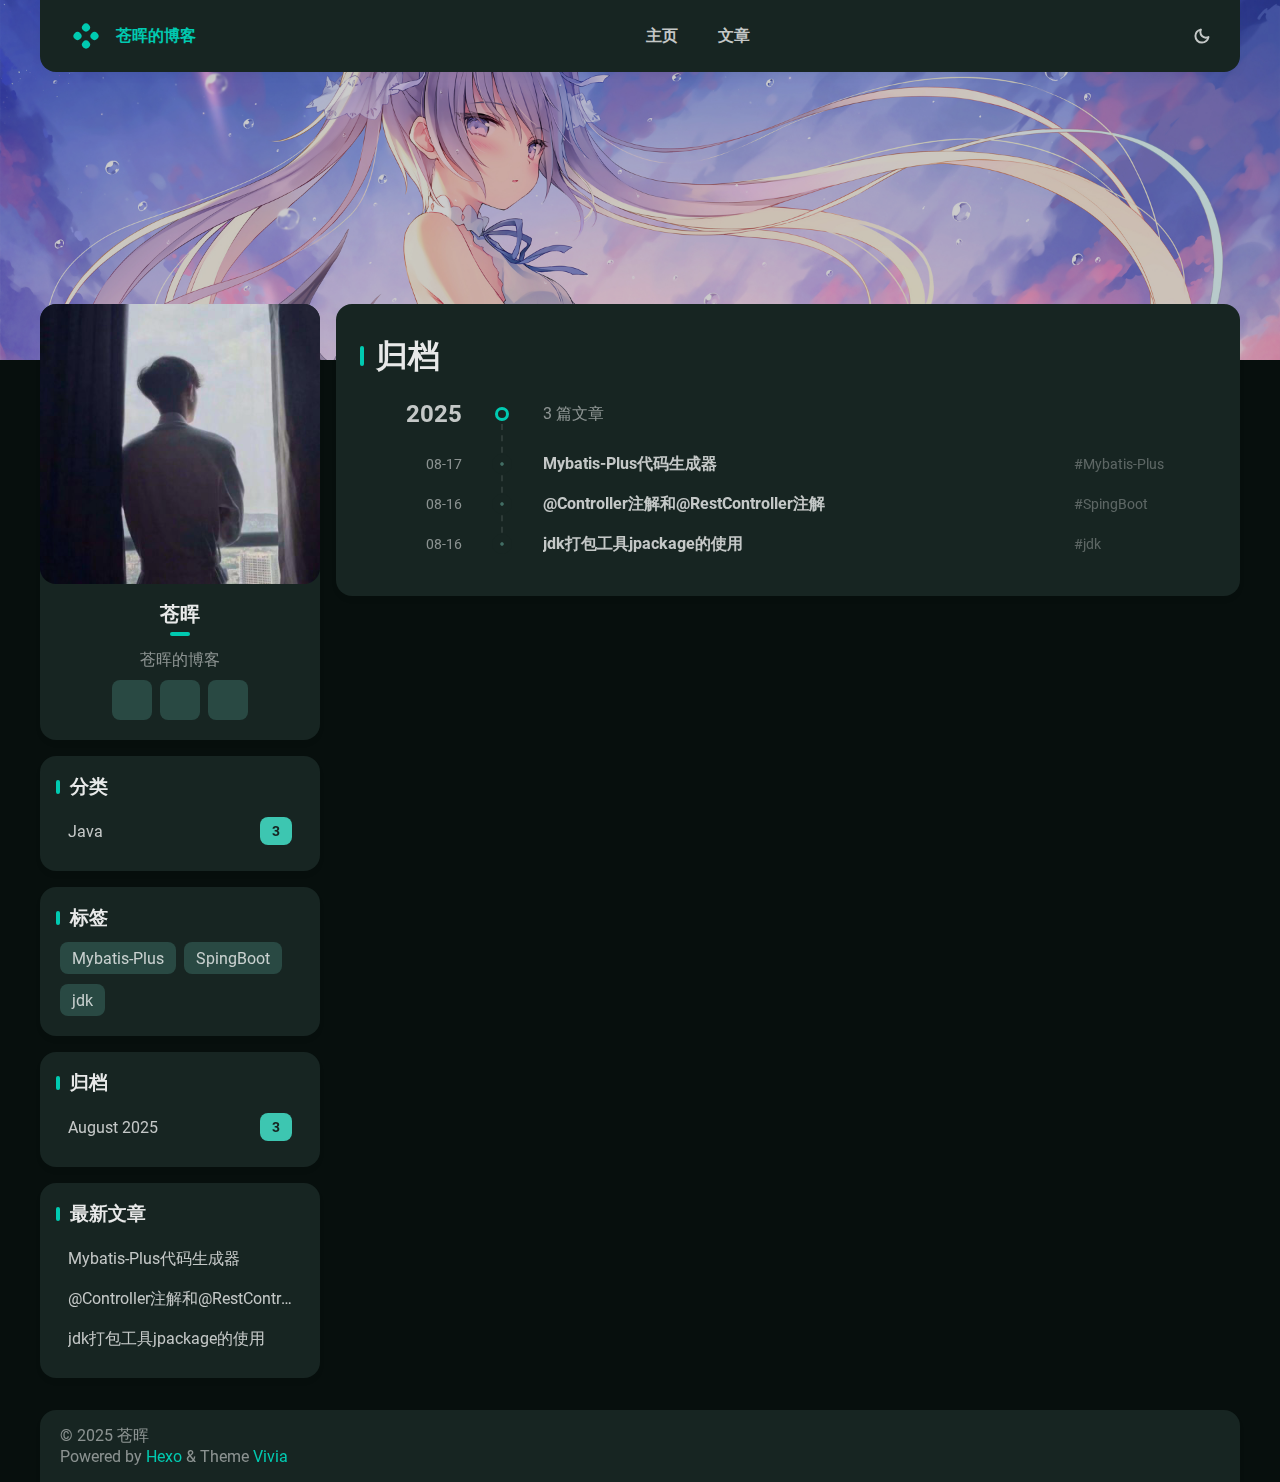
<file: archives/2025/index.html>
<!DOCTYPE html>


<html theme="dark" showBanner="true" hasBanner="true" > 
<link href="https://cdn.staticfile.org/font-awesome/6.4.2/css/fontawesome.min.css" rel="stylesheet">
<link href="https://cdn.staticfile.org/font-awesome/6.4.2/css/brands.min.css" rel="stylesheet">
<link href="https://cdn.staticfile.org/font-awesome/6.4.2/css/solid.min.css" rel="stylesheet">
<script src="/js/color.global.min.js" ></script>
<script src="/js/load-settings.js" ></script>
<head>
  <meta charset="utf-8">
  
  
  

  
  <title>归档: 2025 | 苍晖的博客</title>
  <meta name="viewport" content="width=device-width, initial-scale=1, shrink-to-fit=no">

  <link rel="preload" href="/css/fonts/Roboto-Regular.ttf" as="font" type="font/ttf" crossorigin="anonymous">
  <link rel="preload" href="/css/fonts/Roboto-Bold.ttf" as="font" type="font/ttf" crossorigin="anonymous">

  <meta property="og:type" content="website">
<meta property="og:title" content="苍晖的博客">
<meta property="og:url" content="http://example.com/archives/2025/index.html">
<meta property="og:site_name" content="苍晖的博客">
<meta property="og:locale">
<meta property="article:author" content="John Doe">
<meta name="twitter:card" content="summary">
  
  
    <link rel="icon" media="(prefers-color-scheme: light)" href="/images/favicon-light-32.png" sizes="32x32">
    <link rel="icon" media="(prefers-color-scheme: light)" href="/images/favicon-light-128.png" sizes="128x128">
    <link rel="icon" media="(prefers-color-scheme: light)" href="/images/favicon-light-180.png" sizes="180x180">
    <link rel="icon" media="(prefers-color-scheme: light)" href="/images/favicon-light-192.png" sizes="192x192">
    <link rel="icon" media="(prefers-color-scheme: dark)" href="/images/favicon-dark-32.png" sizes="32x32">
    <link rel="icon" media="(prefers-color-scheme: dark)" href="/images/favicon-dark-128.png" sizes="128x128">
    <link rel="icon" media="(prefers-color-scheme: dark)" href="/images/favicon-dark-180.png" sizes="180x180">
    <link rel="icon" media="(prefers-color-scheme: dark)" href="/images/favicon-dark-192.png" sizes="192x192">
  
  
  
<link rel="stylesheet" href="/css/style.css">

<meta name="generator" content="Hexo 7.3.0"></head>

<body>
  
  
    
<div id="banner" class="">
  <img src="/./bkg/bkg.jpg" itemprop="image">
  <div id="banner-dim"></div>
</div>
 
   
  <div id="main-grid" class="  ">
    <div id="nav" class=""  >
      <navbar id="navbar">
  <nav id="title-nav">
    <a href="/">
      <div id="vivia-logo">
        <div class="dot"></div>
        <div class="dot"></div>
        <div class="dot"></div>
        <div class="dot"></div>
      </div>
      <div>苍晖的博客 </div>
    </a>
  </nav>
  <nav id="main-nav">
    
      <a class="main-nav-link" href="/">主页</a>
    
      <a class="main-nav-link" href="/archives">文章</a>
    
  </nav>
  <nav id="sub-nav">
    <a id="theme-btn" class="nav-icon">
      <span class="light-mode-icon"><svg xmlns="http://www.w3.org/2000/svg" height="20" viewBox="0 -960 960 960" width="20"><path d="M438.5-829.913v-48q0-17.452 11.963-29.476 11.964-12.024 29.326-12.024 17.363 0 29.537 12.024t12.174 29.476v48q0 17.452-11.963 29.476-11.964 12.024-29.326 12.024-17.363 0-29.537-12.024T438.5-829.913Zm0 747.826v-48q0-17.452 11.963-29.476 11.964-12.024 29.326-12.024 17.363 0 29.537 12.024t12.174 29.476v48q0 17.452-11.963 29.476-11.964 12.024-29.326 12.024-17.363 0-29.537-12.024T438.5-82.087ZM877.913-438.5h-48q-17.452 0-29.476-11.963-12.024-11.964-12.024-29.326 0-17.363 12.024-29.537t29.476-12.174h48q17.452 0 29.476 11.963 12.024 11.964 12.024 29.326 0 17.363-12.024 29.537T877.913-438.5Zm-747.826 0h-48q-17.452 0-29.476-11.963-12.024-11.964-12.024-29.326 0-17.363 12.024-29.537T82.087-521.5h48q17.452 0 29.476 11.963 12.024 11.964 12.024 29.326 0 17.363-12.024 29.537T130.087-438.5Zm660.174-290.87-34.239 32q-12.913 12.674-29.565 12.174-16.653-.5-29.327-13.174-12.674-12.673-12.554-28.826.12-16.152 12.794-28.826l33-35q12.913-12.674 30.454-12.674t30.163 12.847q12.709 12.846 12.328 30.826-.38 17.98-13.054 30.653ZM262.63-203.978l-32 34q-12.913 12.674-30.454 12.674t-30.163-12.847q-12.709-12.846-12.328-30.826.38-17.98 13.054-30.653l33.239-31q12.913-12.674 29.565-12.174 16.653.5 29.327 13.174 12.674 12.673 12.554 28.826-.12 16.152-12.794 28.826Zm466.74 33.239-32-33.239q-12.674-12.913-12.174-29.565.5-16.653 13.174-29.327 12.673-12.674 28.826-13.054 16.152-.38 28.826 12.294l35 33q12.674 12.913 12.674 30.454t-12.847 30.163q-12.846 12.709-30.826 12.328-17.98-.38-30.653-13.054ZM203.978-697.37l-34-33q-12.674-12.913-13.174-29.945-.5-17.033 12.174-29.707t31.326-13.293q18.653-.62 31.326 13.054l32 34.239q11.674 12.913 11.174 29.565-.5 16.653-13.174 29.327-12.673 12.674-28.826 12.554-16.152-.12-28.826-12.794ZM480-240q-100 0-170-70t-70-170q0-100 70-170t170-70q100 0 170 70t70 170q0 100-70 170t-170 70Zm-.247-82q65.703 0 111.475-46.272Q637-414.544 637-480.247t-45.525-111.228Q545.95-637 480.247-637t-111.475 45.525Q323-545.95 323-480.247t45.525 111.975Q414.05-322 479.753-322ZM481-481Z"/></svg></span>
      <span class="dark-mode-icon"><svg xmlns="http://www.w3.org/2000/svg" height="20" viewBox="0 -960 960 960" width="20"><path d="M480.239-116.413q-152.63 0-258.228-105.478Q116.413-327.37 116.413-480q0-130.935 77.739-227.435t206.304-125.043q43.022-9.631 63.87 10.869t3.478 62.805q-8.891 22.043-14.315 44.463-5.424 22.42-5.424 46.689 0 91.694 64.326 155.879 64.325 64.186 156.218 64.186 24.369 0 46.978-4.946 22.609-4.945 44.413-14.076 42.826-17.369 62.967 1.142 20.142 18.511 10.511 61.054Q807.174-280 712.63-198.206q-94.543 81.793-232.391 81.793Zm0-95q79.783 0 143.337-40.217 63.554-40.218 95.793-108.283-15.608 4.044-31.097 5.326-15.49 1.283-31.859.805-123.706-4.066-210.777-90.539-87.071-86.473-91.614-212.092-.24-16.369.923-31.978 1.164-15.609 5.446-30.978-67.826 32.478-108.282 96.152Q211.652-559.543 211.652-480q0 111.929 78.329 190.258 78.329 78.329 190.258 78.329ZM466.13-465.891Z"/></svg></span>
    </a>
    
    <div id="nav-menu-btn" class="nav-icon">
      <svg xmlns="http://www.w3.org/2000/svg" height="20" viewBox="0 -960 960 960" width="20"><path d="M177.37-252.282q-17.453 0-29.477-11.964-12.024-11.963-12.024-29.326t12.024-29.537q12.024-12.174 29.477-12.174h605.26q17.453 0 29.477 11.964 12.024 11.963 12.024 29.326t-12.024 29.537q-12.024 12.174-29.477 12.174H177.37Zm0-186.218q-17.453 0-29.477-11.963-12.024-11.964-12.024-29.326 0-17.363 12.024-29.537T177.37-521.5h605.26q17.453 0 29.477 11.963 12.024 11.964 12.024 29.326 0 17.363-12.024 29.537T782.63-438.5H177.37Zm0-186.217q-17.453 0-29.477-11.964-12.024-11.963-12.024-29.326t12.024-29.537q12.024-12.174 29.477-12.174h605.26q17.453 0 29.477 11.964 12.024 11.963 12.024 29.326t-12.024 29.537q-12.024 12.174-29.477 12.174H177.37Z"/></svg>
    </div>
  </nav>
</navbar>
<div id="nav-dropdown" class="hidden">
  <div id="dropdown-link-list">
    
      <a class="nav-dropdown-link" href="/">主页</a>
    
      <a class="nav-dropdown-link" href="/archives">文章</a>
    
     
    </div>
</div>
<script>
  let dropdownBtn = document.getElementById("nav-menu-btn");
  let dropdownEle = document.getElementById("nav-dropdown");
  dropdownBtn.onclick = function() {
    dropdownEle.classList.toggle("hidden");
  }
</script>
    </div>
    <div id="sidebar-wrapper">
      <sidebar id="sidebar">
  
    <div class="widget-wrap">
  <div class="info-card">
    <div class="avatar">
      
        <image src=/./bkg/%E5%A4%B4%E5%83%8F.jpg></image>
      
      <div class="img-dim"></div>
    </div>
    <div class="info">
      <div class="username">苍晖 </div>
      <div class="dot"></div>
      <div class="subtitle">苍晖的博客 </div>
      <div class="link-list">
        
          <a class="link-btn" target="_blank" rel="noopener" href="https://twitter.com" title="Twitter"><i class="fa-brands fa-twitter"></i></a>
        
          <a class="link-btn" target="_blank" rel="noopener" href="https://store.steampowered.com" title="Steam"><i class="fa-brands fa-steam"></i></a>
        
          <a class="link-btn" target="_blank" rel="noopener" href="https://github.com/canghuicc" title="GitHub"><i class="fa-brands fa-github"></i></a>
         
      </div>  
    </div>
  </div>
</div>

  
  <div class="sticky">
    
      


  <div class="widget-wrap">
    <div class="widget">
      <h3 class="widget-title">分类</h3>
      <div class="category-box">
            <a class="category-link" href="/categories/Java/">
                Java
                <div class="category-count">3</div>
            </a>
        </div>
    </div>
  </div>


    
      
  <div class="widget-wrap">
    <div class="widget">
      <h3 class="widget-title">标签</h3>
      <ul class="widget-tag-list" itemprop="keywords"><li class="widget-tag-list-item"><a class="widget-tag-list-link" href="/tags/Mybatis-Plus/" rel="tag">Mybatis-Plus</a></li><li class="widget-tag-list-item"><a class="widget-tag-list-link" href="/tags/SpingBoot/" rel="tag">SpingBoot</a></li><li class="widget-tag-list-item"><a class="widget-tag-list-link" href="/tags/jdk/" rel="tag">jdk</a></li></ul>
    </div>
  </div>


    
      
  <div class="widget-wrap">
    <div class="widget">
      <h3 class="widget-title">归档</h3>
      
      
        <a class="archive-link" href="/archives/2025/08 ">
          August 2025 
          <div class="archive-count">3 </div>
        </a>
      
    </div>
  </div>


    
      
  <div class="widget-wrap">
    <div class="widget">
      <h3 class="widget-title">最新文章</h3>
      <ul>
        
          <a class="recent-link" href="/2025/08/17/Mybatis-Plus%E4%BB%A3%E7%A0%81%E7%94%9F%E6%88%90%E5%99%A8/" title="Mybatis-Plus代码生成器" >
            <div class="recent-link-text">
              Mybatis-Plus代码生成器
            </div>
          </a>
        
          <a class="recent-link" href="/2025/08/16/@Controller%E6%B3%A8%E8%A7%A3%E5%92%8C@RestController%E6%B3%A8%E8%A7%A3/" title="@Controller注解和@RestController注解" >
            <div class="recent-link-text">
              @Controller注解和@RestController注解
            </div>
          </a>
        
          <a class="recent-link" href="/2025/08/16/jdk%E6%89%93%E5%8C%85%E5%B7%A5%E5%85%B7jpackage%E7%9A%84%E4%BD%BF%E7%94%A8/" title="jdk打包工具jpackage的使用" >
            <div class="recent-link-text">
              jdk打包工具jpackage的使用
            </div>
          </a>
        
      </ul>
    </div>
  </div>

    
  </div>
</sidebar>
    </div>
    <div id="content-body">
       

<div class="archive-main-card">
    <div class="archive-top">
      <div class="main-title-bar">
        <div class="main-title-dot"></div>
        <h1 class="article-title">归档</h1>
      </div>    
    </div>
    
    
      
      
        
        <div class="year-line">
            <div class="year-num">2025</div>
            <div class="dot-wrapper">
                <div class="dot"></div>
            </div>
            <div class="article-count">3 篇文章</div>
        </div>
      
      <a class="archive-article-link" href="/2025/08/17/Mybatis-Plus%E4%BB%A3%E7%A0%81%E7%94%9F%E6%88%90%E5%99%A8/" title="Mybatis-Plus代码生成器">
        <div class="date">08-17</div>
        <div class="line">
            <div class="dot"></div>
        </div>
        <div class="title">
            <div class="title-inner">
                
                    Mybatis-Plus代码生成器
                
            </div>
        </div>
        <div class="tags">
            #Mybatis-Plus
        </div>
      </a>
    
      
      
      <a class="archive-article-link" href="/2025/08/16/@Controller%E6%B3%A8%E8%A7%A3%E5%92%8C@RestController%E6%B3%A8%E8%A7%A3/" title="@Controller注解和@RestController注解">
        <div class="date">08-16</div>
        <div class="line">
            <div class="dot"></div>
        </div>
        <div class="title">
            <div class="title-inner">
                
                    @Controller注解和@RestController注解
                
            </div>
        </div>
        <div class="tags">
            #SpingBoot
        </div>
      </a>
    
      
      
      <a class="archive-article-link" href="/2025/08/16/jdk%E6%89%93%E5%8C%85%E5%B7%A5%E5%85%B7jpackage%E7%9A%84%E4%BD%BF%E7%94%A8/" title="jdk打包工具jpackage的使用">
        <div class="date">08-16</div>
        <div class="line">
            <div class="dot"></div>
        </div>
        <div class="title">
            <div class="title-inner">
                
                    jdk打包工具jpackage的使用
                
            </div>
        </div>
        <div class="tags">
            #jdk
        </div>
      </a>
    
  </div>
    </div>
    <div id="footer-wrapper">
      <footer id="footer">
  
  <div id="footer-info" class="inner">
    
    &copy; 2025 苍晖<br>
    Powered by <a href="https://hexo.io/" target="_blank">Hexo</a> & Theme <a target="_blank" rel="noopener" href="https://github.com/saicaca/hexo-theme-vivia">Vivia</a>
  </div>
</footer>

    </div>
    <div class="back-to-top-wrapper">
    <button id="back-to-top-btn" class="back-to-top-btn hide" onclick="topFunction()">
        <i class="fa-solid fa-angle-up"></i>
    </button>
</div>

<script>
    function topFunction() {
        window.scroll({ top: 0, behavior: 'smooth' });
    }
    let btn = document.getElementById('back-to-top-btn');
    function scrollFunction() {
        if (document.body.scrollTop > 600 || document.documentElement.scrollTop > 600) {
            btn.classList.remove('hide')
        } else {
            btn.classList.add('hide')
        }
    }
    window.onscroll = function() {
        scrollFunction();
    }
</script>

  </div>
  <script src="/js/light-dark-switch.js"></script>
</body>
</html>
</file>
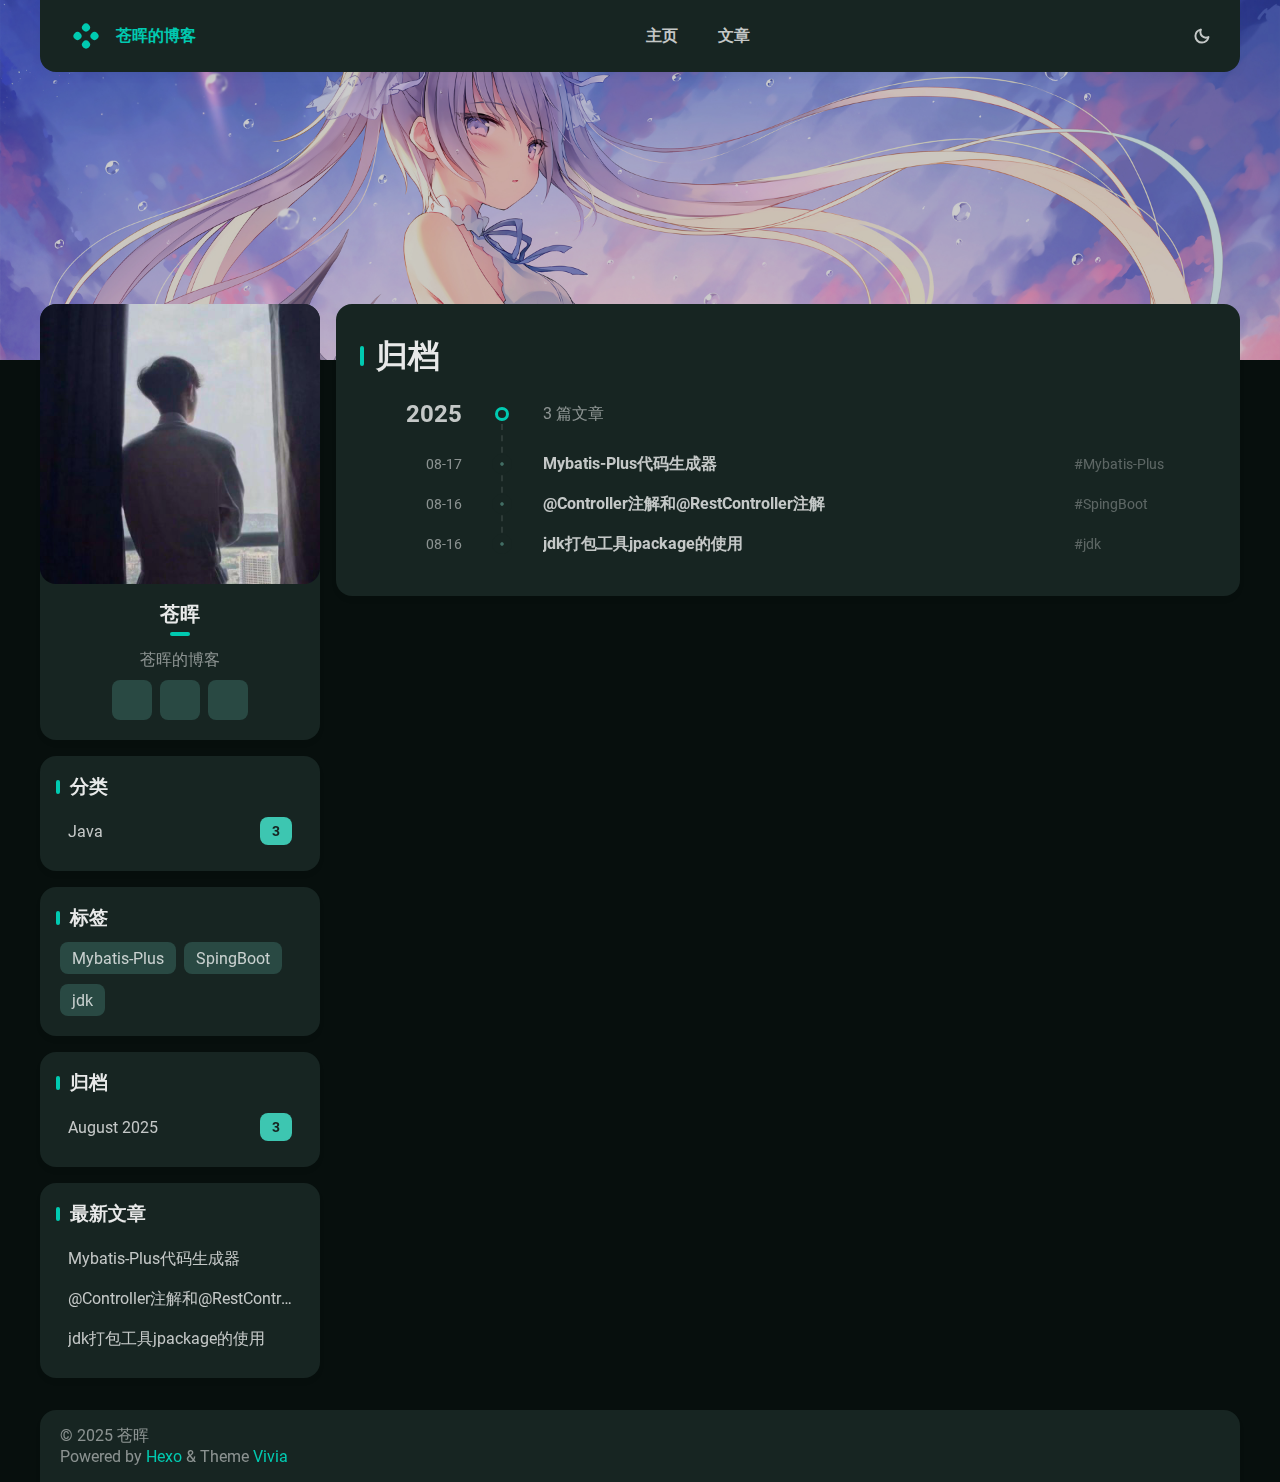
<file: categories/Java/index.html>
<!DOCTYPE html>


<html theme="dark" showBanner="true" hasBanner="true" > 
<link href="https://cdn.staticfile.org/font-awesome/6.4.2/css/fontawesome.min.css" rel="stylesheet">
<link href="https://cdn.staticfile.org/font-awesome/6.4.2/css/brands.min.css" rel="stylesheet">
<link href="https://cdn.staticfile.org/font-awesome/6.4.2/css/solid.min.css" rel="stylesheet">
<script src="/js/color.global.min.js" ></script>
<script src="/js/load-settings.js" ></script>
<head>
  <meta charset="utf-8">
  
  
  

  
  <title>目录: Java | 苍晖的博客</title>
  <meta name="viewport" content="width=device-width, initial-scale=1, shrink-to-fit=no">

  <link rel="preload" href="/css/fonts/Roboto-Regular.ttf" as="font" type="font/ttf" crossorigin="anonymous">
  <link rel="preload" href="/css/fonts/Roboto-Bold.ttf" as="font" type="font/ttf" crossorigin="anonymous">

  <meta property="og:type" content="website">
<meta property="og:title" content="苍晖的博客">
<meta property="og:url" content="http://example.com/categories/Java/index.html">
<meta property="og:site_name" content="苍晖的博客">
<meta property="og:locale">
<meta property="article:author" content="John Doe">
<meta name="twitter:card" content="summary">
  
  
    <link rel="icon" media="(prefers-color-scheme: light)" href="/images/favicon-light-32.png" sizes="32x32">
    <link rel="icon" media="(prefers-color-scheme: light)" href="/images/favicon-light-128.png" sizes="128x128">
    <link rel="icon" media="(prefers-color-scheme: light)" href="/images/favicon-light-180.png" sizes="180x180">
    <link rel="icon" media="(prefers-color-scheme: light)" href="/images/favicon-light-192.png" sizes="192x192">
    <link rel="icon" media="(prefers-color-scheme: dark)" href="/images/favicon-dark-32.png" sizes="32x32">
    <link rel="icon" media="(prefers-color-scheme: dark)" href="/images/favicon-dark-128.png" sizes="128x128">
    <link rel="icon" media="(prefers-color-scheme: dark)" href="/images/favicon-dark-180.png" sizes="180x180">
    <link rel="icon" media="(prefers-color-scheme: dark)" href="/images/favicon-dark-192.png" sizes="192x192">
  
  
  
<link rel="stylesheet" href="/css/style.css">

<meta name="generator" content="Hexo 7.3.0"></head>

<body>
  
  
    
<div id="banner" class="">
  <img src="/./bkg/bkg.jpg" itemprop="image">
  <div id="banner-dim"></div>
</div>
 
   
  <div id="main-grid" class="  ">
    <div id="nav" class=""  >
      <navbar id="navbar">
  <nav id="title-nav">
    <a href="/">
      <div id="vivia-logo">
        <div class="dot"></div>
        <div class="dot"></div>
        <div class="dot"></div>
        <div class="dot"></div>
      </div>
      <div>苍晖的博客 </div>
    </a>
  </nav>
  <nav id="main-nav">
    
      <a class="main-nav-link" href="/">主页</a>
    
      <a class="main-nav-link" href="/archives">文章</a>
    
  </nav>
  <nav id="sub-nav">
    <a id="theme-btn" class="nav-icon">
      <span class="light-mode-icon"><svg xmlns="http://www.w3.org/2000/svg" height="20" viewBox="0 -960 960 960" width="20"><path d="M438.5-829.913v-48q0-17.452 11.963-29.476 11.964-12.024 29.326-12.024 17.363 0 29.537 12.024t12.174 29.476v48q0 17.452-11.963 29.476-11.964 12.024-29.326 12.024-17.363 0-29.537-12.024T438.5-829.913Zm0 747.826v-48q0-17.452 11.963-29.476 11.964-12.024 29.326-12.024 17.363 0 29.537 12.024t12.174 29.476v48q0 17.452-11.963 29.476-11.964 12.024-29.326 12.024-17.363 0-29.537-12.024T438.5-82.087ZM877.913-438.5h-48q-17.452 0-29.476-11.963-12.024-11.964-12.024-29.326 0-17.363 12.024-29.537t29.476-12.174h48q17.452 0 29.476 11.963 12.024 11.964 12.024 29.326 0 17.363-12.024 29.537T877.913-438.5Zm-747.826 0h-48q-17.452 0-29.476-11.963-12.024-11.964-12.024-29.326 0-17.363 12.024-29.537T82.087-521.5h48q17.452 0 29.476 11.963 12.024 11.964 12.024 29.326 0 17.363-12.024 29.537T130.087-438.5Zm660.174-290.87-34.239 32q-12.913 12.674-29.565 12.174-16.653-.5-29.327-13.174-12.674-12.673-12.554-28.826.12-16.152 12.794-28.826l33-35q12.913-12.674 30.454-12.674t30.163 12.847q12.709 12.846 12.328 30.826-.38 17.98-13.054 30.653ZM262.63-203.978l-32 34q-12.913 12.674-30.454 12.674t-30.163-12.847q-12.709-12.846-12.328-30.826.38-17.98 13.054-30.653l33.239-31q12.913-12.674 29.565-12.174 16.653.5 29.327 13.174 12.674 12.673 12.554 28.826-.12 16.152-12.794 28.826Zm466.74 33.239-32-33.239q-12.674-12.913-12.174-29.565.5-16.653 13.174-29.327 12.673-12.674 28.826-13.054 16.152-.38 28.826 12.294l35 33q12.674 12.913 12.674 30.454t-12.847 30.163q-12.846 12.709-30.826 12.328-17.98-.38-30.653-13.054ZM203.978-697.37l-34-33q-12.674-12.913-13.174-29.945-.5-17.033 12.174-29.707t31.326-13.293q18.653-.62 31.326 13.054l32 34.239q11.674 12.913 11.174 29.565-.5 16.653-13.174 29.327-12.673 12.674-28.826 12.554-16.152-.12-28.826-12.794ZM480-240q-100 0-170-70t-70-170q0-100 70-170t170-70q100 0 170 70t70 170q0 100-70 170t-170 70Zm-.247-82q65.703 0 111.475-46.272Q637-414.544 637-480.247t-45.525-111.228Q545.95-637 480.247-637t-111.475 45.525Q323-545.95 323-480.247t45.525 111.975Q414.05-322 479.753-322ZM481-481Z"/></svg></span>
      <span class="dark-mode-icon"><svg xmlns="http://www.w3.org/2000/svg" height="20" viewBox="0 -960 960 960" width="20"><path d="M480.239-116.413q-152.63 0-258.228-105.478Q116.413-327.37 116.413-480q0-130.935 77.739-227.435t206.304-125.043q43.022-9.631 63.87 10.869t3.478 62.805q-8.891 22.043-14.315 44.463-5.424 22.42-5.424 46.689 0 91.694 64.326 155.879 64.325 64.186 156.218 64.186 24.369 0 46.978-4.946 22.609-4.945 44.413-14.076 42.826-17.369 62.967 1.142 20.142 18.511 10.511 61.054Q807.174-280 712.63-198.206q-94.543 81.793-232.391 81.793Zm0-95q79.783 0 143.337-40.217 63.554-40.218 95.793-108.283-15.608 4.044-31.097 5.326-15.49 1.283-31.859.805-123.706-4.066-210.777-90.539-87.071-86.473-91.614-212.092-.24-16.369.923-31.978 1.164-15.609 5.446-30.978-67.826 32.478-108.282 96.152Q211.652-559.543 211.652-480q0 111.929 78.329 190.258 78.329 78.329 190.258 78.329ZM466.13-465.891Z"/></svg></span>
    </a>
    
    <div id="nav-menu-btn" class="nav-icon">
      <svg xmlns="http://www.w3.org/2000/svg" height="20" viewBox="0 -960 960 960" width="20"><path d="M177.37-252.282q-17.453 0-29.477-11.964-12.024-11.963-12.024-29.326t12.024-29.537q12.024-12.174 29.477-12.174h605.26q17.453 0 29.477 11.964 12.024 11.963 12.024 29.326t-12.024 29.537q-12.024 12.174-29.477 12.174H177.37Zm0-186.218q-17.453 0-29.477-11.963-12.024-11.964-12.024-29.326 0-17.363 12.024-29.537T177.37-521.5h605.26q17.453 0 29.477 11.963 12.024 11.964 12.024 29.326 0 17.363-12.024 29.537T782.63-438.5H177.37Zm0-186.217q-17.453 0-29.477-11.964-12.024-11.963-12.024-29.326t12.024-29.537q12.024-12.174 29.477-12.174h605.26q17.453 0 29.477 11.964 12.024 11.963 12.024 29.326t-12.024 29.537q-12.024 12.174-29.477 12.174H177.37Z"/></svg>
    </div>
  </nav>
</navbar>
<div id="nav-dropdown" class="hidden">
  <div id="dropdown-link-list">
    
      <a class="nav-dropdown-link" href="/">主页</a>
    
      <a class="nav-dropdown-link" href="/archives">文章</a>
    
     
    </div>
</div>
<script>
  let dropdownBtn = document.getElementById("nav-menu-btn");
  let dropdownEle = document.getElementById("nav-dropdown");
  dropdownBtn.onclick = function() {
    dropdownEle.classList.toggle("hidden");
  }
</script>
    </div>
    <div id="sidebar-wrapper">
      <sidebar id="sidebar">
  
    <div class="widget-wrap">
  <div class="info-card">
    <div class="avatar">
      
        <image src=/./bkg/%E5%A4%B4%E5%83%8F.jpg></image>
      
      <div class="img-dim"></div>
    </div>
    <div class="info">
      <div class="username">苍晖 </div>
      <div class="dot"></div>
      <div class="subtitle">苍晖的博客 </div>
      <div class="link-list">
        
          <a class="link-btn" target="_blank" rel="noopener" href="https://twitter.com" title="Twitter"><i class="fa-brands fa-twitter"></i></a>
        
          <a class="link-btn" target="_blank" rel="noopener" href="https://store.steampowered.com" title="Steam"><i class="fa-brands fa-steam"></i></a>
        
          <a class="link-btn" target="_blank" rel="noopener" href="https://github.com/canghuicc" title="GitHub"><i class="fa-brands fa-github"></i></a>
         
      </div>  
    </div>
  </div>
</div>

  
  <div class="sticky">
    
      


  <div class="widget-wrap">
    <div class="widget">
      <h3 class="widget-title">分类</h3>
      <div class="category-box">
            <a class="category-link" href="/categories/Java/">
                Java
                <div class="category-count">3</div>
            </a>
        </div>
    </div>
  </div>


    
      
  <div class="widget-wrap">
    <div class="widget">
      <h3 class="widget-title">标签</h3>
      <ul class="widget-tag-list" itemprop="keywords"><li class="widget-tag-list-item"><a class="widget-tag-list-link" href="/tags/Mybatis-Plus/" rel="tag">Mybatis-Plus</a></li><li class="widget-tag-list-item"><a class="widget-tag-list-link" href="/tags/SpingBoot/" rel="tag">SpingBoot</a></li><li class="widget-tag-list-item"><a class="widget-tag-list-link" href="/tags/jdk/" rel="tag">jdk</a></li></ul>
    </div>
  </div>


    
      
  <div class="widget-wrap">
    <div class="widget">
      <h3 class="widget-title">归档</h3>
      
      
        <a class="archive-link" href="/archives/2025/08 ">
          August 2025 
          <div class="archive-count">3 </div>
        </a>
      
    </div>
  </div>


    
      
  <div class="widget-wrap">
    <div class="widget">
      <h3 class="widget-title">最新文章</h3>
      <ul>
        
          <a class="recent-link" href="/2025/08/17/Mybatis-Plus%E4%BB%A3%E7%A0%81%E7%94%9F%E6%88%90%E5%99%A8/" title="Mybatis-Plus代码生成器" >
            <div class="recent-link-text">
              Mybatis-Plus代码生成器
            </div>
          </a>
        
          <a class="recent-link" href="/2025/08/16/@Controller%E6%B3%A8%E8%A7%A3%E5%92%8C@RestController%E6%B3%A8%E8%A7%A3/" title="@Controller注解和@RestController注解" >
            <div class="recent-link-text">
              @Controller注解和@RestController注解
            </div>
          </a>
        
          <a class="recent-link" href="/2025/08/16/jdk%E6%89%93%E5%8C%85%E5%B7%A5%E5%85%B7jpackage%E7%9A%84%E4%BD%BF%E7%94%A8/" title="jdk打包工具jpackage的使用" >
            <div class="recent-link-text">
              jdk打包工具jpackage的使用
            </div>
          </a>
        
      </ul>
    </div>
  </div>

    
  </div>
</sidebar>
    </div>
    <div id="content-body">
       

<div class="archive-main-card">
    <div class="archive-top">
      <div class="main-title-bar">
        <div class="main-title-dot"></div>
        <h1 class="article-title">归档</h1>
      </div>    
    </div>
    
    
      
      
        
        <div class="year-line">
            <div class="year-num">2025</div>
            <div class="dot-wrapper">
                <div class="dot"></div>
            </div>
            <div class="article-count">3 篇文章</div>
        </div>
      
      <a class="archive-article-link" href="/2025/08/17/Mybatis-Plus%E4%BB%A3%E7%A0%81%E7%94%9F%E6%88%90%E5%99%A8/" title="Mybatis-Plus代码生成器">
        <div class="date">08-17</div>
        <div class="line">
            <div class="dot"></div>
        </div>
        <div class="title">
            <div class="title-inner">
                
                    Mybatis-Plus代码生成器
                
            </div>
        </div>
        <div class="tags">
            #Mybatis-Plus
        </div>
      </a>
    
      
      
      <a class="archive-article-link" href="/2025/08/16/@Controller%E6%B3%A8%E8%A7%A3%E5%92%8C@RestController%E6%B3%A8%E8%A7%A3/" title="@Controller注解和@RestController注解">
        <div class="date">08-16</div>
        <div class="line">
            <div class="dot"></div>
        </div>
        <div class="title">
            <div class="title-inner">
                
                    @Controller注解和@RestController注解
                
            </div>
        </div>
        <div class="tags">
            #SpingBoot
        </div>
      </a>
    
      
      
      <a class="archive-article-link" href="/2025/08/16/jdk%E6%89%93%E5%8C%85%E5%B7%A5%E5%85%B7jpackage%E7%9A%84%E4%BD%BF%E7%94%A8/" title="jdk打包工具jpackage的使用">
        <div class="date">08-16</div>
        <div class="line">
            <div class="dot"></div>
        </div>
        <div class="title">
            <div class="title-inner">
                
                    jdk打包工具jpackage的使用
                
            </div>
        </div>
        <div class="tags">
            #jdk
        </div>
      </a>
    
  </div>
    </div>
    <div id="footer-wrapper">
      <footer id="footer">
  
  <div id="footer-info" class="inner">
    
    &copy; 2025 苍晖<br>
    Powered by <a href="https://hexo.io/" target="_blank">Hexo</a> & Theme <a target="_blank" rel="noopener" href="https://github.com/saicaca/hexo-theme-vivia">Vivia</a>
  </div>
</footer>

    </div>
    <div class="back-to-top-wrapper">
    <button id="back-to-top-btn" class="back-to-top-btn hide" onclick="topFunction()">
        <i class="fa-solid fa-angle-up"></i>
    </button>
</div>

<script>
    function topFunction() {
        window.scroll({ top: 0, behavior: 'smooth' });
    }
    let btn = document.getElementById('back-to-top-btn');
    function scrollFunction() {
        if (document.body.scrollTop > 600 || document.documentElement.scrollTop > 600) {
            btn.classList.remove('hide')
        } else {
            btn.classList.add('hide')
        }
    }
    window.onscroll = function() {
        scrollFunction();
    }
</script>

  </div>
  <script src="/js/light-dark-switch.js"></script>
</body>
</html>
</file>
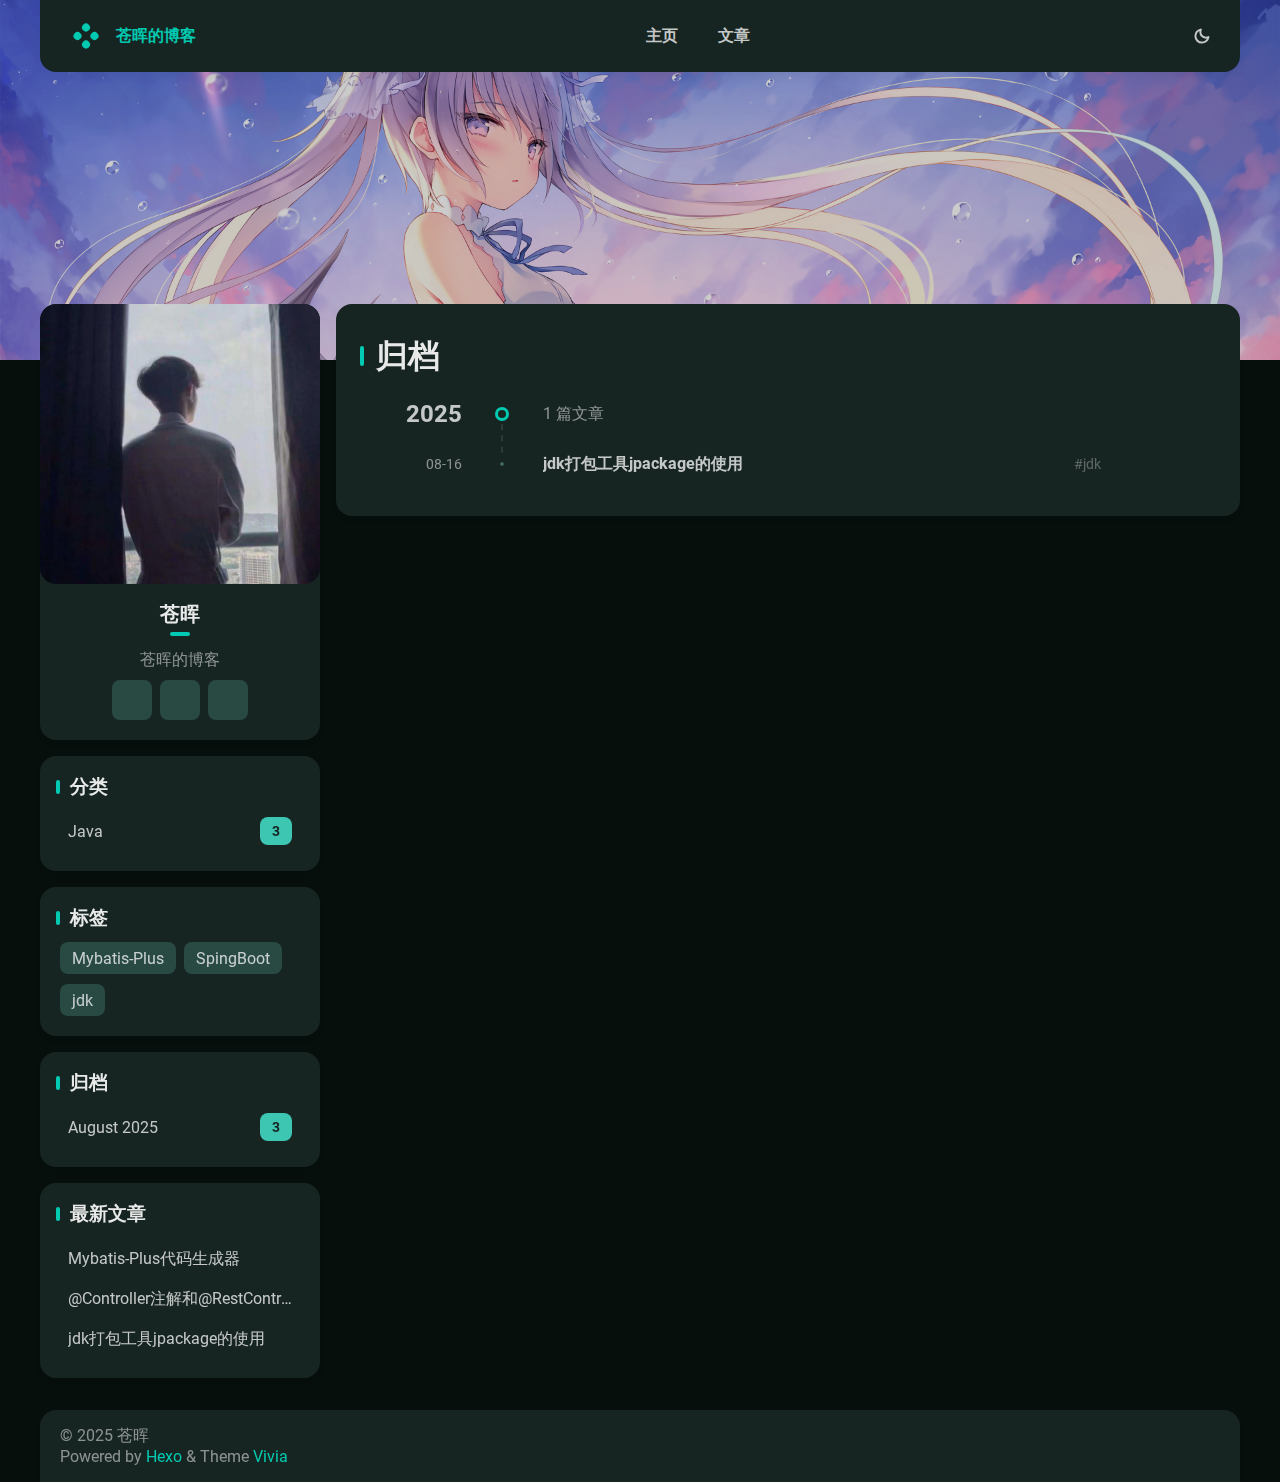
<file: tags/jdk/index.html>
<!DOCTYPE html>


<html theme="dark" showBanner="true" hasBanner="true" > 
<link href="https://cdn.staticfile.org/font-awesome/6.4.2/css/fontawesome.min.css" rel="stylesheet">
<link href="https://cdn.staticfile.org/font-awesome/6.4.2/css/brands.min.css" rel="stylesheet">
<link href="https://cdn.staticfile.org/font-awesome/6.4.2/css/solid.min.css" rel="stylesheet">
<script src="/js/color.global.min.js" ></script>
<script src="/js/load-settings.js" ></script>
<head>
  <meta charset="utf-8">
  
  
  

  
  <title>标签: jdk | 苍晖的博客</title>
  <meta name="viewport" content="width=device-width, initial-scale=1, shrink-to-fit=no">

  <link rel="preload" href="/css/fonts/Roboto-Regular.ttf" as="font" type="font/ttf" crossorigin="anonymous">
  <link rel="preload" href="/css/fonts/Roboto-Bold.ttf" as="font" type="font/ttf" crossorigin="anonymous">

  <meta property="og:type" content="website">
<meta property="og:title" content="苍晖的博客">
<meta property="og:url" content="http://example.com/tags/jdk/index.html">
<meta property="og:site_name" content="苍晖的博客">
<meta property="og:locale">
<meta property="article:author" content="John Doe">
<meta name="twitter:card" content="summary">
  
  
    <link rel="icon" media="(prefers-color-scheme: light)" href="/images/favicon-light-32.png" sizes="32x32">
    <link rel="icon" media="(prefers-color-scheme: light)" href="/images/favicon-light-128.png" sizes="128x128">
    <link rel="icon" media="(prefers-color-scheme: light)" href="/images/favicon-light-180.png" sizes="180x180">
    <link rel="icon" media="(prefers-color-scheme: light)" href="/images/favicon-light-192.png" sizes="192x192">
    <link rel="icon" media="(prefers-color-scheme: dark)" href="/images/favicon-dark-32.png" sizes="32x32">
    <link rel="icon" media="(prefers-color-scheme: dark)" href="/images/favicon-dark-128.png" sizes="128x128">
    <link rel="icon" media="(prefers-color-scheme: dark)" href="/images/favicon-dark-180.png" sizes="180x180">
    <link rel="icon" media="(prefers-color-scheme: dark)" href="/images/favicon-dark-192.png" sizes="192x192">
  
  
  
<link rel="stylesheet" href="/css/style.css">

<meta name="generator" content="Hexo 7.3.0"></head>

<body>
  
  
    
<div id="banner" class="">
  <img src="/./bkg/bkg.jpg" itemprop="image">
  <div id="banner-dim"></div>
</div>
 
   
  <div id="main-grid" class="  ">
    <div id="nav" class=""  >
      <navbar id="navbar">
  <nav id="title-nav">
    <a href="/">
      <div id="vivia-logo">
        <div class="dot"></div>
        <div class="dot"></div>
        <div class="dot"></div>
        <div class="dot"></div>
      </div>
      <div>苍晖的博客 </div>
    </a>
  </nav>
  <nav id="main-nav">
    
      <a class="main-nav-link" href="/">主页</a>
    
      <a class="main-nav-link" href="/archives">文章</a>
    
  </nav>
  <nav id="sub-nav">
    <a id="theme-btn" class="nav-icon">
      <span class="light-mode-icon"><svg xmlns="http://www.w3.org/2000/svg" height="20" viewBox="0 -960 960 960" width="20"><path d="M438.5-829.913v-48q0-17.452 11.963-29.476 11.964-12.024 29.326-12.024 17.363 0 29.537 12.024t12.174 29.476v48q0 17.452-11.963 29.476-11.964 12.024-29.326 12.024-17.363 0-29.537-12.024T438.5-829.913Zm0 747.826v-48q0-17.452 11.963-29.476 11.964-12.024 29.326-12.024 17.363 0 29.537 12.024t12.174 29.476v48q0 17.452-11.963 29.476-11.964 12.024-29.326 12.024-17.363 0-29.537-12.024T438.5-82.087ZM877.913-438.5h-48q-17.452 0-29.476-11.963-12.024-11.964-12.024-29.326 0-17.363 12.024-29.537t29.476-12.174h48q17.452 0 29.476 11.963 12.024 11.964 12.024 29.326 0 17.363-12.024 29.537T877.913-438.5Zm-747.826 0h-48q-17.452 0-29.476-11.963-12.024-11.964-12.024-29.326 0-17.363 12.024-29.537T82.087-521.5h48q17.452 0 29.476 11.963 12.024 11.964 12.024 29.326 0 17.363-12.024 29.537T130.087-438.5Zm660.174-290.87-34.239 32q-12.913 12.674-29.565 12.174-16.653-.5-29.327-13.174-12.674-12.673-12.554-28.826.12-16.152 12.794-28.826l33-35q12.913-12.674 30.454-12.674t30.163 12.847q12.709 12.846 12.328 30.826-.38 17.98-13.054 30.653ZM262.63-203.978l-32 34q-12.913 12.674-30.454 12.674t-30.163-12.847q-12.709-12.846-12.328-30.826.38-17.98 13.054-30.653l33.239-31q12.913-12.674 29.565-12.174 16.653.5 29.327 13.174 12.674 12.673 12.554 28.826-.12 16.152-12.794 28.826Zm466.74 33.239-32-33.239q-12.674-12.913-12.174-29.565.5-16.653 13.174-29.327 12.673-12.674 28.826-13.054 16.152-.38 28.826 12.294l35 33q12.674 12.913 12.674 30.454t-12.847 30.163q-12.846 12.709-30.826 12.328-17.98-.38-30.653-13.054ZM203.978-697.37l-34-33q-12.674-12.913-13.174-29.945-.5-17.033 12.174-29.707t31.326-13.293q18.653-.62 31.326 13.054l32 34.239q11.674 12.913 11.174 29.565-.5 16.653-13.174 29.327-12.673 12.674-28.826 12.554-16.152-.12-28.826-12.794ZM480-240q-100 0-170-70t-70-170q0-100 70-170t170-70q100 0 170 70t70 170q0 100-70 170t-170 70Zm-.247-82q65.703 0 111.475-46.272Q637-414.544 637-480.247t-45.525-111.228Q545.95-637 480.247-637t-111.475 45.525Q323-545.95 323-480.247t45.525 111.975Q414.05-322 479.753-322ZM481-481Z"/></svg></span>
      <span class="dark-mode-icon"><svg xmlns="http://www.w3.org/2000/svg" height="20" viewBox="0 -960 960 960" width="20"><path d="M480.239-116.413q-152.63 0-258.228-105.478Q116.413-327.37 116.413-480q0-130.935 77.739-227.435t206.304-125.043q43.022-9.631 63.87 10.869t3.478 62.805q-8.891 22.043-14.315 44.463-5.424 22.42-5.424 46.689 0 91.694 64.326 155.879 64.325 64.186 156.218 64.186 24.369 0 46.978-4.946 22.609-4.945 44.413-14.076 42.826-17.369 62.967 1.142 20.142 18.511 10.511 61.054Q807.174-280 712.63-198.206q-94.543 81.793-232.391 81.793Zm0-95q79.783 0 143.337-40.217 63.554-40.218 95.793-108.283-15.608 4.044-31.097 5.326-15.49 1.283-31.859.805-123.706-4.066-210.777-90.539-87.071-86.473-91.614-212.092-.24-16.369.923-31.978 1.164-15.609 5.446-30.978-67.826 32.478-108.282 96.152Q211.652-559.543 211.652-480q0 111.929 78.329 190.258 78.329 78.329 190.258 78.329ZM466.13-465.891Z"/></svg></span>
    </a>
    
    <div id="nav-menu-btn" class="nav-icon">
      <svg xmlns="http://www.w3.org/2000/svg" height="20" viewBox="0 -960 960 960" width="20"><path d="M177.37-252.282q-17.453 0-29.477-11.964-12.024-11.963-12.024-29.326t12.024-29.537q12.024-12.174 29.477-12.174h605.26q17.453 0 29.477 11.964 12.024 11.963 12.024 29.326t-12.024 29.537q-12.024 12.174-29.477 12.174H177.37Zm0-186.218q-17.453 0-29.477-11.963-12.024-11.964-12.024-29.326 0-17.363 12.024-29.537T177.37-521.5h605.26q17.453 0 29.477 11.963 12.024 11.964 12.024 29.326 0 17.363-12.024 29.537T782.63-438.5H177.37Zm0-186.217q-17.453 0-29.477-11.964-12.024-11.963-12.024-29.326t12.024-29.537q12.024-12.174 29.477-12.174h605.26q17.453 0 29.477 11.964 12.024 11.963 12.024 29.326t-12.024 29.537q-12.024 12.174-29.477 12.174H177.37Z"/></svg>
    </div>
  </nav>
</navbar>
<div id="nav-dropdown" class="hidden">
  <div id="dropdown-link-list">
    
      <a class="nav-dropdown-link" href="/">主页</a>
    
      <a class="nav-dropdown-link" href="/archives">文章</a>
    
     
    </div>
</div>
<script>
  let dropdownBtn = document.getElementById("nav-menu-btn");
  let dropdownEle = document.getElementById("nav-dropdown");
  dropdownBtn.onclick = function() {
    dropdownEle.classList.toggle("hidden");
  }
</script>
    </div>
    <div id="sidebar-wrapper">
      <sidebar id="sidebar">
  
    <div class="widget-wrap">
  <div class="info-card">
    <div class="avatar">
      
        <image src=/./bkg/%E5%A4%B4%E5%83%8F.jpg></image>
      
      <div class="img-dim"></div>
    </div>
    <div class="info">
      <div class="username">苍晖 </div>
      <div class="dot"></div>
      <div class="subtitle">苍晖的博客 </div>
      <div class="link-list">
        
          <a class="link-btn" target="_blank" rel="noopener" href="https://twitter.com" title="Twitter"><i class="fa-brands fa-twitter"></i></a>
        
          <a class="link-btn" target="_blank" rel="noopener" href="https://store.steampowered.com" title="Steam"><i class="fa-brands fa-steam"></i></a>
        
          <a class="link-btn" target="_blank" rel="noopener" href="https://github.com/canghuicc" title="GitHub"><i class="fa-brands fa-github"></i></a>
         
      </div>  
    </div>
  </div>
</div>

  
  <div class="sticky">
    
      


  <div class="widget-wrap">
    <div class="widget">
      <h3 class="widget-title">分类</h3>
      <div class="category-box">
            <a class="category-link" href="/categories/Java/">
                Java
                <div class="category-count">3</div>
            </a>
        </div>
    </div>
  </div>


    
      
  <div class="widget-wrap">
    <div class="widget">
      <h3 class="widget-title">标签</h3>
      <ul class="widget-tag-list" itemprop="keywords"><li class="widget-tag-list-item"><a class="widget-tag-list-link" href="/tags/Mybatis-Plus/" rel="tag">Mybatis-Plus</a></li><li class="widget-tag-list-item"><a class="widget-tag-list-link" href="/tags/SpingBoot/" rel="tag">SpingBoot</a></li><li class="widget-tag-list-item"><a class="widget-tag-list-link" href="/tags/jdk/" rel="tag">jdk</a></li></ul>
    </div>
  </div>


    
      
  <div class="widget-wrap">
    <div class="widget">
      <h3 class="widget-title">归档</h3>
      
      
        <a class="archive-link" href="/archives/2025/08 ">
          August 2025 
          <div class="archive-count">3 </div>
        </a>
      
    </div>
  </div>


    
      
  <div class="widget-wrap">
    <div class="widget">
      <h3 class="widget-title">最新文章</h3>
      <ul>
        
          <a class="recent-link" href="/2025/08/17/Mybatis-Plus%E4%BB%A3%E7%A0%81%E7%94%9F%E6%88%90%E5%99%A8/" title="Mybatis-Plus代码生成器" >
            <div class="recent-link-text">
              Mybatis-Plus代码生成器
            </div>
          </a>
        
          <a class="recent-link" href="/2025/08/16/@Controller%E6%B3%A8%E8%A7%A3%E5%92%8C@RestController%E6%B3%A8%E8%A7%A3/" title="@Controller注解和@RestController注解" >
            <div class="recent-link-text">
              @Controller注解和@RestController注解
            </div>
          </a>
        
          <a class="recent-link" href="/2025/08/16/jdk%E6%89%93%E5%8C%85%E5%B7%A5%E5%85%B7jpackage%E7%9A%84%E4%BD%BF%E7%94%A8/" title="jdk打包工具jpackage的使用" >
            <div class="recent-link-text">
              jdk打包工具jpackage的使用
            </div>
          </a>
        
      </ul>
    </div>
  </div>

    
  </div>
</sidebar>
    </div>
    <div id="content-body">
       

<div class="archive-main-card">
    <div class="archive-top">
      <div class="main-title-bar">
        <div class="main-title-dot"></div>
        <h1 class="article-title">归档</h1>
      </div>    
    </div>
    
    
      
      
        
        <div class="year-line">
            <div class="year-num">2025</div>
            <div class="dot-wrapper">
                <div class="dot"></div>
            </div>
            <div class="article-count">1 篇文章</div>
        </div>
      
      <a class="archive-article-link" href="/2025/08/16/jdk%E6%89%93%E5%8C%85%E5%B7%A5%E5%85%B7jpackage%E7%9A%84%E4%BD%BF%E7%94%A8/" title="jdk打包工具jpackage的使用">
        <div class="date">08-16</div>
        <div class="line">
            <div class="dot"></div>
        </div>
        <div class="title">
            <div class="title-inner">
                
                    jdk打包工具jpackage的使用
                
            </div>
        </div>
        <div class="tags">
            #jdk
        </div>
      </a>
    
  </div>
    </div>
    <div id="footer-wrapper">
      <footer id="footer">
  
  <div id="footer-info" class="inner">
    
    &copy; 2025 苍晖<br>
    Powered by <a href="https://hexo.io/" target="_blank">Hexo</a> & Theme <a target="_blank" rel="noopener" href="https://github.com/saicaca/hexo-theme-vivia">Vivia</a>
  </div>
</footer>

    </div>
    <div class="back-to-top-wrapper">
    <button id="back-to-top-btn" class="back-to-top-btn hide" onclick="topFunction()">
        <i class="fa-solid fa-angle-up"></i>
    </button>
</div>

<script>
    function topFunction() {
        window.scroll({ top: 0, behavior: 'smooth' });
    }
    let btn = document.getElementById('back-to-top-btn');
    function scrollFunction() {
        if (document.body.scrollTop > 600 || document.documentElement.scrollTop > 600) {
            btn.classList.remove('hide')
        } else {
            btn.classList.add('hide')
        }
    }
    window.onscroll = function() {
        scrollFunction();
    }
</script>

  </div>
  <script src="/js/light-dark-switch.js"></script>
</body>
</html>
</file>
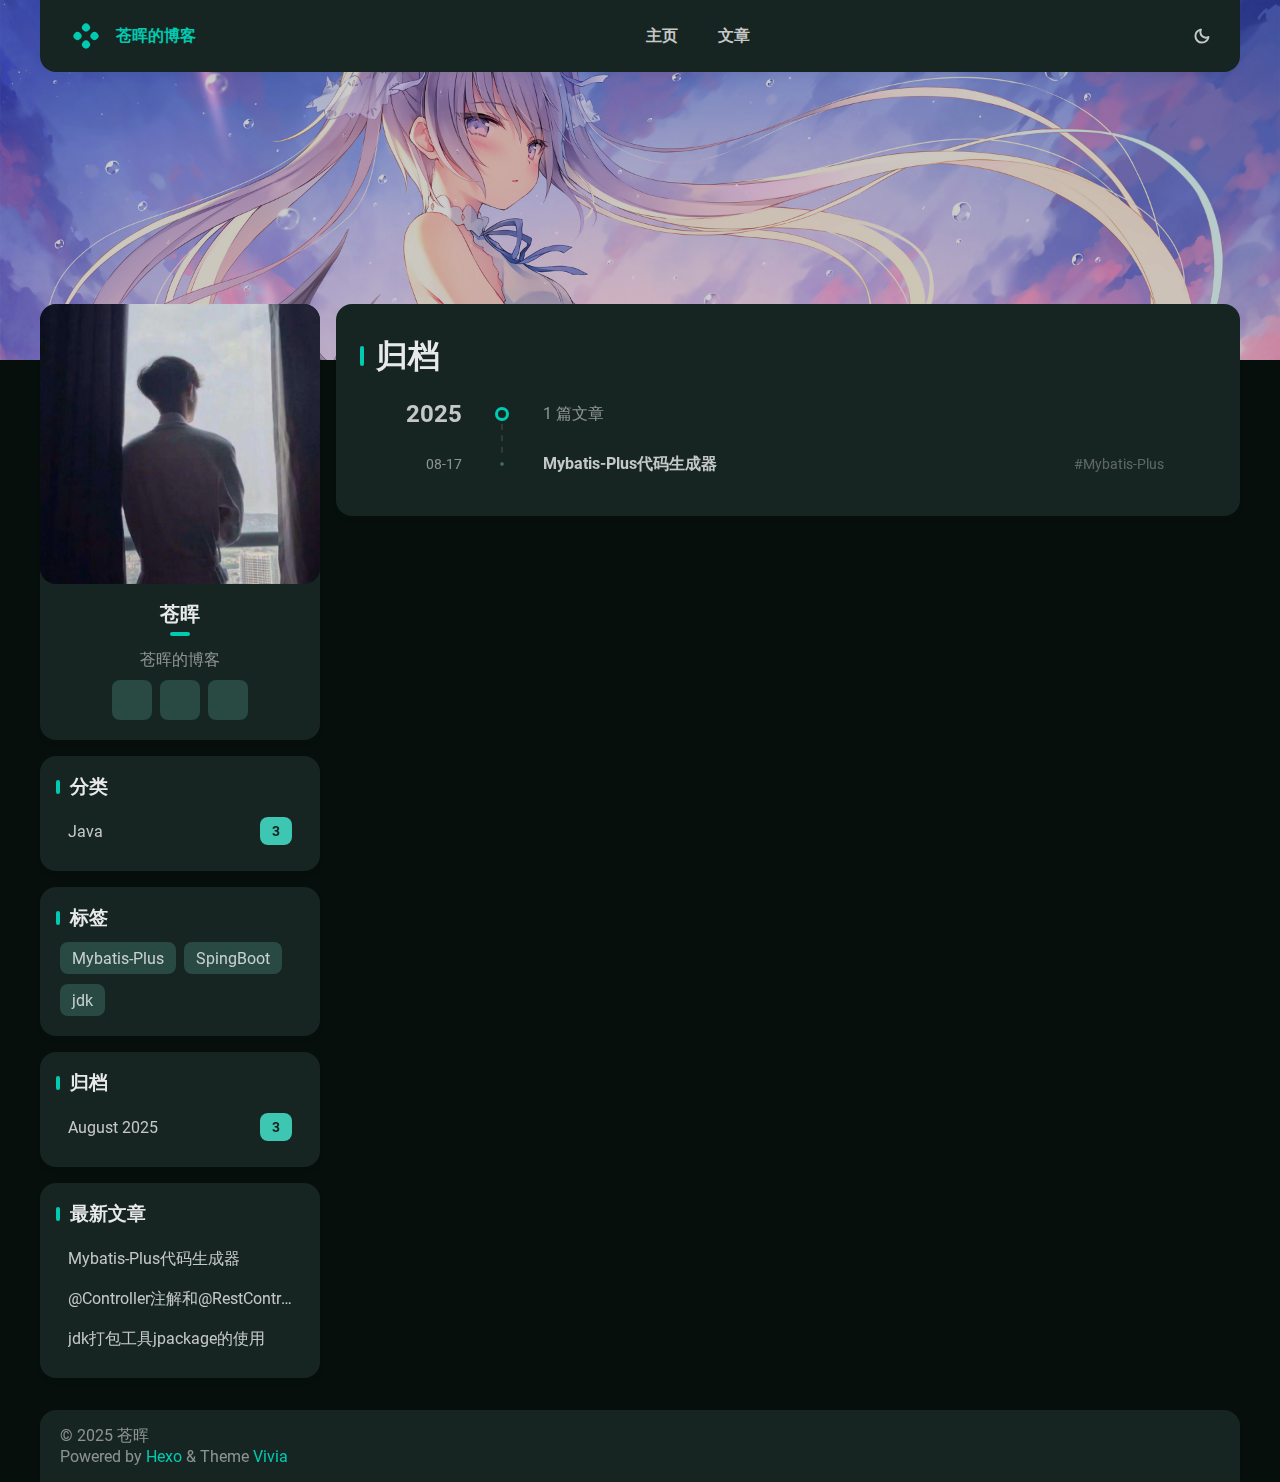
<file: tags/Mybatis-Plus/index.html>
<!DOCTYPE html>


<html theme="dark" showBanner="true" hasBanner="true" > 
<link href="https://cdn.staticfile.org/font-awesome/6.4.2/css/fontawesome.min.css" rel="stylesheet">
<link href="https://cdn.staticfile.org/font-awesome/6.4.2/css/brands.min.css" rel="stylesheet">
<link href="https://cdn.staticfile.org/font-awesome/6.4.2/css/solid.min.css" rel="stylesheet">
<script src="/js/color.global.min.js" ></script>
<script src="/js/load-settings.js" ></script>
<head>
  <meta charset="utf-8">
  
  
  

  
  <title>标签: Mybatis-Plus | 苍晖的博客</title>
  <meta name="viewport" content="width=device-width, initial-scale=1, shrink-to-fit=no">

  <link rel="preload" href="/css/fonts/Roboto-Regular.ttf" as="font" type="font/ttf" crossorigin="anonymous">
  <link rel="preload" href="/css/fonts/Roboto-Bold.ttf" as="font" type="font/ttf" crossorigin="anonymous">

  <meta property="og:type" content="website">
<meta property="og:title" content="苍晖的博客">
<meta property="og:url" content="http://example.com/tags/Mybatis-Plus/index.html">
<meta property="og:site_name" content="苍晖的博客">
<meta property="og:locale">
<meta property="article:author" content="John Doe">
<meta name="twitter:card" content="summary">
  
  
    <link rel="icon" media="(prefers-color-scheme: light)" href="/images/favicon-light-32.png" sizes="32x32">
    <link rel="icon" media="(prefers-color-scheme: light)" href="/images/favicon-light-128.png" sizes="128x128">
    <link rel="icon" media="(prefers-color-scheme: light)" href="/images/favicon-light-180.png" sizes="180x180">
    <link rel="icon" media="(prefers-color-scheme: light)" href="/images/favicon-light-192.png" sizes="192x192">
    <link rel="icon" media="(prefers-color-scheme: dark)" href="/images/favicon-dark-32.png" sizes="32x32">
    <link rel="icon" media="(prefers-color-scheme: dark)" href="/images/favicon-dark-128.png" sizes="128x128">
    <link rel="icon" media="(prefers-color-scheme: dark)" href="/images/favicon-dark-180.png" sizes="180x180">
    <link rel="icon" media="(prefers-color-scheme: dark)" href="/images/favicon-dark-192.png" sizes="192x192">
  
  
  
<link rel="stylesheet" href="/css/style.css">

<meta name="generator" content="Hexo 7.3.0"></head>

<body>
  
  
    
<div id="banner" class="">
  <img src="/./bkg/bkg.jpg" itemprop="image">
  <div id="banner-dim"></div>
</div>
 
   
  <div id="main-grid" class="  ">
    <div id="nav" class=""  >
      <navbar id="navbar">
  <nav id="title-nav">
    <a href="/">
      <div id="vivia-logo">
        <div class="dot"></div>
        <div class="dot"></div>
        <div class="dot"></div>
        <div class="dot"></div>
      </div>
      <div>苍晖的博客 </div>
    </a>
  </nav>
  <nav id="main-nav">
    
      <a class="main-nav-link" href="/">主页</a>
    
      <a class="main-nav-link" href="/archives">文章</a>
    
  </nav>
  <nav id="sub-nav">
    <a id="theme-btn" class="nav-icon">
      <span class="light-mode-icon"><svg xmlns="http://www.w3.org/2000/svg" height="20" viewBox="0 -960 960 960" width="20"><path d="M438.5-829.913v-48q0-17.452 11.963-29.476 11.964-12.024 29.326-12.024 17.363 0 29.537 12.024t12.174 29.476v48q0 17.452-11.963 29.476-11.964 12.024-29.326 12.024-17.363 0-29.537-12.024T438.5-829.913Zm0 747.826v-48q0-17.452 11.963-29.476 11.964-12.024 29.326-12.024 17.363 0 29.537 12.024t12.174 29.476v48q0 17.452-11.963 29.476-11.964 12.024-29.326 12.024-17.363 0-29.537-12.024T438.5-82.087ZM877.913-438.5h-48q-17.452 0-29.476-11.963-12.024-11.964-12.024-29.326 0-17.363 12.024-29.537t29.476-12.174h48q17.452 0 29.476 11.963 12.024 11.964 12.024 29.326 0 17.363-12.024 29.537T877.913-438.5Zm-747.826 0h-48q-17.452 0-29.476-11.963-12.024-11.964-12.024-29.326 0-17.363 12.024-29.537T82.087-521.5h48q17.452 0 29.476 11.963 12.024 11.964 12.024 29.326 0 17.363-12.024 29.537T130.087-438.5Zm660.174-290.87-34.239 32q-12.913 12.674-29.565 12.174-16.653-.5-29.327-13.174-12.674-12.673-12.554-28.826.12-16.152 12.794-28.826l33-35q12.913-12.674 30.454-12.674t30.163 12.847q12.709 12.846 12.328 30.826-.38 17.98-13.054 30.653ZM262.63-203.978l-32 34q-12.913 12.674-30.454 12.674t-30.163-12.847q-12.709-12.846-12.328-30.826.38-17.98 13.054-30.653l33.239-31q12.913-12.674 29.565-12.174 16.653.5 29.327 13.174 12.674 12.673 12.554 28.826-.12 16.152-12.794 28.826Zm466.74 33.239-32-33.239q-12.674-12.913-12.174-29.565.5-16.653 13.174-29.327 12.673-12.674 28.826-13.054 16.152-.38 28.826 12.294l35 33q12.674 12.913 12.674 30.454t-12.847 30.163q-12.846 12.709-30.826 12.328-17.98-.38-30.653-13.054ZM203.978-697.37l-34-33q-12.674-12.913-13.174-29.945-.5-17.033 12.174-29.707t31.326-13.293q18.653-.62 31.326 13.054l32 34.239q11.674 12.913 11.174 29.565-.5 16.653-13.174 29.327-12.673 12.674-28.826 12.554-16.152-.12-28.826-12.794ZM480-240q-100 0-170-70t-70-170q0-100 70-170t170-70q100 0 170 70t70 170q0 100-70 170t-170 70Zm-.247-82q65.703 0 111.475-46.272Q637-414.544 637-480.247t-45.525-111.228Q545.95-637 480.247-637t-111.475 45.525Q323-545.95 323-480.247t45.525 111.975Q414.05-322 479.753-322ZM481-481Z"/></svg></span>
      <span class="dark-mode-icon"><svg xmlns="http://www.w3.org/2000/svg" height="20" viewBox="0 -960 960 960" width="20"><path d="M480.239-116.413q-152.63 0-258.228-105.478Q116.413-327.37 116.413-480q0-130.935 77.739-227.435t206.304-125.043q43.022-9.631 63.87 10.869t3.478 62.805q-8.891 22.043-14.315 44.463-5.424 22.42-5.424 46.689 0 91.694 64.326 155.879 64.325 64.186 156.218 64.186 24.369 0 46.978-4.946 22.609-4.945 44.413-14.076 42.826-17.369 62.967 1.142 20.142 18.511 10.511 61.054Q807.174-280 712.63-198.206q-94.543 81.793-232.391 81.793Zm0-95q79.783 0 143.337-40.217 63.554-40.218 95.793-108.283-15.608 4.044-31.097 5.326-15.49 1.283-31.859.805-123.706-4.066-210.777-90.539-87.071-86.473-91.614-212.092-.24-16.369.923-31.978 1.164-15.609 5.446-30.978-67.826 32.478-108.282 96.152Q211.652-559.543 211.652-480q0 111.929 78.329 190.258 78.329 78.329 190.258 78.329ZM466.13-465.891Z"/></svg></span>
    </a>
    
    <div id="nav-menu-btn" class="nav-icon">
      <svg xmlns="http://www.w3.org/2000/svg" height="20" viewBox="0 -960 960 960" width="20"><path d="M177.37-252.282q-17.453 0-29.477-11.964-12.024-11.963-12.024-29.326t12.024-29.537q12.024-12.174 29.477-12.174h605.26q17.453 0 29.477 11.964 12.024 11.963 12.024 29.326t-12.024 29.537q-12.024 12.174-29.477 12.174H177.37Zm0-186.218q-17.453 0-29.477-11.963-12.024-11.964-12.024-29.326 0-17.363 12.024-29.537T177.37-521.5h605.26q17.453 0 29.477 11.963 12.024 11.964 12.024 29.326 0 17.363-12.024 29.537T782.63-438.5H177.37Zm0-186.217q-17.453 0-29.477-11.964-12.024-11.963-12.024-29.326t12.024-29.537q12.024-12.174 29.477-12.174h605.26q17.453 0 29.477 11.964 12.024 11.963 12.024 29.326t-12.024 29.537q-12.024 12.174-29.477 12.174H177.37Z"/></svg>
    </div>
  </nav>
</navbar>
<div id="nav-dropdown" class="hidden">
  <div id="dropdown-link-list">
    
      <a class="nav-dropdown-link" href="/">主页</a>
    
      <a class="nav-dropdown-link" href="/archives">文章</a>
    
     
    </div>
</div>
<script>
  let dropdownBtn = document.getElementById("nav-menu-btn");
  let dropdownEle = document.getElementById("nav-dropdown");
  dropdownBtn.onclick = function() {
    dropdownEle.classList.toggle("hidden");
  }
</script>
    </div>
    <div id="sidebar-wrapper">
      <sidebar id="sidebar">
  
    <div class="widget-wrap">
  <div class="info-card">
    <div class="avatar">
      
        <image src=/./bkg/%E5%A4%B4%E5%83%8F.jpg></image>
      
      <div class="img-dim"></div>
    </div>
    <div class="info">
      <div class="username">苍晖 </div>
      <div class="dot"></div>
      <div class="subtitle">苍晖的博客 </div>
      <div class="link-list">
        
          <a class="link-btn" target="_blank" rel="noopener" href="https://twitter.com" title="Twitter"><i class="fa-brands fa-twitter"></i></a>
        
          <a class="link-btn" target="_blank" rel="noopener" href="https://store.steampowered.com" title="Steam"><i class="fa-brands fa-steam"></i></a>
        
          <a class="link-btn" target="_blank" rel="noopener" href="https://github.com/canghuicc" title="GitHub"><i class="fa-brands fa-github"></i></a>
         
      </div>  
    </div>
  </div>
</div>

  
  <div class="sticky">
    
      


  <div class="widget-wrap">
    <div class="widget">
      <h3 class="widget-title">分类</h3>
      <div class="category-box">
            <a class="category-link" href="/categories/Java/">
                Java
                <div class="category-count">3</div>
            </a>
        </div>
    </div>
  </div>


    
      
  <div class="widget-wrap">
    <div class="widget">
      <h3 class="widget-title">标签</h3>
      <ul class="widget-tag-list" itemprop="keywords"><li class="widget-tag-list-item"><a class="widget-tag-list-link" href="/tags/Mybatis-Plus/" rel="tag">Mybatis-Plus</a></li><li class="widget-tag-list-item"><a class="widget-tag-list-link" href="/tags/SpingBoot/" rel="tag">SpingBoot</a></li><li class="widget-tag-list-item"><a class="widget-tag-list-link" href="/tags/jdk/" rel="tag">jdk</a></li></ul>
    </div>
  </div>


    
      
  <div class="widget-wrap">
    <div class="widget">
      <h3 class="widget-title">归档</h3>
      
      
        <a class="archive-link" href="/archives/2025/08 ">
          August 2025 
          <div class="archive-count">3 </div>
        </a>
      
    </div>
  </div>


    
      
  <div class="widget-wrap">
    <div class="widget">
      <h3 class="widget-title">最新文章</h3>
      <ul>
        
          <a class="recent-link" href="/2025/08/17/Mybatis-Plus%E4%BB%A3%E7%A0%81%E7%94%9F%E6%88%90%E5%99%A8/" title="Mybatis-Plus代码生成器" >
            <div class="recent-link-text">
              Mybatis-Plus代码生成器
            </div>
          </a>
        
          <a class="recent-link" href="/2025/08/16/@Controller%E6%B3%A8%E8%A7%A3%E5%92%8C@RestController%E6%B3%A8%E8%A7%A3/" title="@Controller注解和@RestController注解" >
            <div class="recent-link-text">
              @Controller注解和@RestController注解
            </div>
          </a>
        
          <a class="recent-link" href="/2025/08/16/jdk%E6%89%93%E5%8C%85%E5%B7%A5%E5%85%B7jpackage%E7%9A%84%E4%BD%BF%E7%94%A8/" title="jdk打包工具jpackage的使用" >
            <div class="recent-link-text">
              jdk打包工具jpackage的使用
            </div>
          </a>
        
      </ul>
    </div>
  </div>

    
  </div>
</sidebar>
    </div>
    <div id="content-body">
       

<div class="archive-main-card">
    <div class="archive-top">
      <div class="main-title-bar">
        <div class="main-title-dot"></div>
        <h1 class="article-title">归档</h1>
      </div>    
    </div>
    
    
      
      
        
        <div class="year-line">
            <div class="year-num">2025</div>
            <div class="dot-wrapper">
                <div class="dot"></div>
            </div>
            <div class="article-count">1 篇文章</div>
        </div>
      
      <a class="archive-article-link" href="/2025/08/17/Mybatis-Plus%E4%BB%A3%E7%A0%81%E7%94%9F%E6%88%90%E5%99%A8/" title="Mybatis-Plus代码生成器">
        <div class="date">08-17</div>
        <div class="line">
            <div class="dot"></div>
        </div>
        <div class="title">
            <div class="title-inner">
                
                    Mybatis-Plus代码生成器
                
            </div>
        </div>
        <div class="tags">
            #Mybatis-Plus
        </div>
      </a>
    
  </div>
    </div>
    <div id="footer-wrapper">
      <footer id="footer">
  
  <div id="footer-info" class="inner">
    
    &copy; 2025 苍晖<br>
    Powered by <a href="https://hexo.io/" target="_blank">Hexo</a> & Theme <a target="_blank" rel="noopener" href="https://github.com/saicaca/hexo-theme-vivia">Vivia</a>
  </div>
</footer>

    </div>
    <div class="back-to-top-wrapper">
    <button id="back-to-top-btn" class="back-to-top-btn hide" onclick="topFunction()">
        <i class="fa-solid fa-angle-up"></i>
    </button>
</div>

<script>
    function topFunction() {
        window.scroll({ top: 0, behavior: 'smooth' });
    }
    let btn = document.getElementById('back-to-top-btn');
    function scrollFunction() {
        if (document.body.scrollTop > 600 || document.documentElement.scrollTop > 600) {
            btn.classList.remove('hide')
        } else {
            btn.classList.add('hide')
        }
    }
    window.onscroll = function() {
        scrollFunction();
    }
</script>

  </div>
  <script src="/js/light-dark-switch.js"></script>
</body>
</html>
</file>
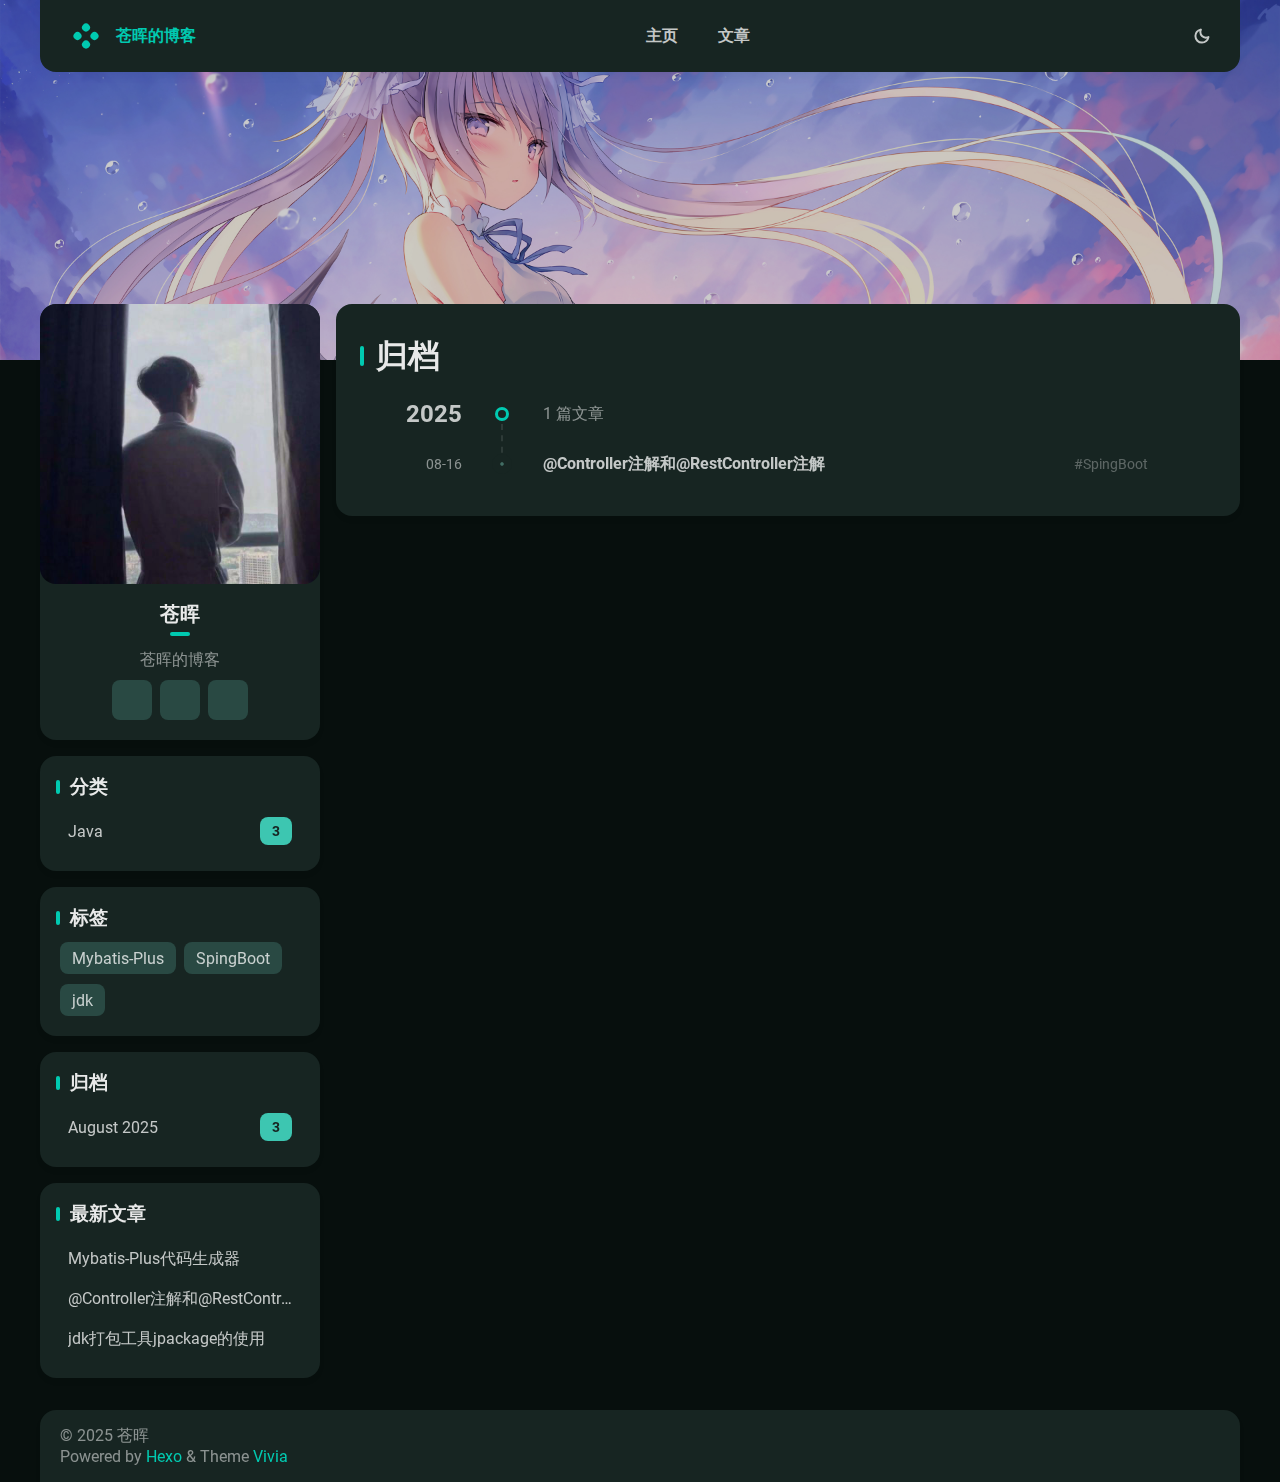
<file: tags/SpingBoot/index.html>
<!DOCTYPE html>


<html theme="dark" showBanner="true" hasBanner="true" > 
<link href="https://cdn.staticfile.org/font-awesome/6.4.2/css/fontawesome.min.css" rel="stylesheet">
<link href="https://cdn.staticfile.org/font-awesome/6.4.2/css/brands.min.css" rel="stylesheet">
<link href="https://cdn.staticfile.org/font-awesome/6.4.2/css/solid.min.css" rel="stylesheet">
<script src="/js/color.global.min.js" ></script>
<script src="/js/load-settings.js" ></script>
<head>
  <meta charset="utf-8">
  
  
  

  
  <title>标签: SpingBoot | 苍晖的博客</title>
  <meta name="viewport" content="width=device-width, initial-scale=1, shrink-to-fit=no">

  <link rel="preload" href="/css/fonts/Roboto-Regular.ttf" as="font" type="font/ttf" crossorigin="anonymous">
  <link rel="preload" href="/css/fonts/Roboto-Bold.ttf" as="font" type="font/ttf" crossorigin="anonymous">

  <meta property="og:type" content="website">
<meta property="og:title" content="苍晖的博客">
<meta property="og:url" content="http://example.com/tags/SpingBoot/index.html">
<meta property="og:site_name" content="苍晖的博客">
<meta property="og:locale">
<meta property="article:author" content="John Doe">
<meta name="twitter:card" content="summary">
  
  
    <link rel="icon" media="(prefers-color-scheme: light)" href="/images/favicon-light-32.png" sizes="32x32">
    <link rel="icon" media="(prefers-color-scheme: light)" href="/images/favicon-light-128.png" sizes="128x128">
    <link rel="icon" media="(prefers-color-scheme: light)" href="/images/favicon-light-180.png" sizes="180x180">
    <link rel="icon" media="(prefers-color-scheme: light)" href="/images/favicon-light-192.png" sizes="192x192">
    <link rel="icon" media="(prefers-color-scheme: dark)" href="/images/favicon-dark-32.png" sizes="32x32">
    <link rel="icon" media="(prefers-color-scheme: dark)" href="/images/favicon-dark-128.png" sizes="128x128">
    <link rel="icon" media="(prefers-color-scheme: dark)" href="/images/favicon-dark-180.png" sizes="180x180">
    <link rel="icon" media="(prefers-color-scheme: dark)" href="/images/favicon-dark-192.png" sizes="192x192">
  
  
  
<link rel="stylesheet" href="/css/style.css">

<meta name="generator" content="Hexo 7.3.0"></head>

<body>
  
  
    
<div id="banner" class="">
  <img src="/./bkg/bkg.jpg" itemprop="image">
  <div id="banner-dim"></div>
</div>
 
   
  <div id="main-grid" class="  ">
    <div id="nav" class=""  >
      <navbar id="navbar">
  <nav id="title-nav">
    <a href="/">
      <div id="vivia-logo">
        <div class="dot"></div>
        <div class="dot"></div>
        <div class="dot"></div>
        <div class="dot"></div>
      </div>
      <div>苍晖的博客 </div>
    </a>
  </nav>
  <nav id="main-nav">
    
      <a class="main-nav-link" href="/">主页</a>
    
      <a class="main-nav-link" href="/archives">文章</a>
    
  </nav>
  <nav id="sub-nav">
    <a id="theme-btn" class="nav-icon">
      <span class="light-mode-icon"><svg xmlns="http://www.w3.org/2000/svg" height="20" viewBox="0 -960 960 960" width="20"><path d="M438.5-829.913v-48q0-17.452 11.963-29.476 11.964-12.024 29.326-12.024 17.363 0 29.537 12.024t12.174 29.476v48q0 17.452-11.963 29.476-11.964 12.024-29.326 12.024-17.363 0-29.537-12.024T438.5-829.913Zm0 747.826v-48q0-17.452 11.963-29.476 11.964-12.024 29.326-12.024 17.363 0 29.537 12.024t12.174 29.476v48q0 17.452-11.963 29.476-11.964 12.024-29.326 12.024-17.363 0-29.537-12.024T438.5-82.087ZM877.913-438.5h-48q-17.452 0-29.476-11.963-12.024-11.964-12.024-29.326 0-17.363 12.024-29.537t29.476-12.174h48q17.452 0 29.476 11.963 12.024 11.964 12.024 29.326 0 17.363-12.024 29.537T877.913-438.5Zm-747.826 0h-48q-17.452 0-29.476-11.963-12.024-11.964-12.024-29.326 0-17.363 12.024-29.537T82.087-521.5h48q17.452 0 29.476 11.963 12.024 11.964 12.024 29.326 0 17.363-12.024 29.537T130.087-438.5Zm660.174-290.87-34.239 32q-12.913 12.674-29.565 12.174-16.653-.5-29.327-13.174-12.674-12.673-12.554-28.826.12-16.152 12.794-28.826l33-35q12.913-12.674 30.454-12.674t30.163 12.847q12.709 12.846 12.328 30.826-.38 17.98-13.054 30.653ZM262.63-203.978l-32 34q-12.913 12.674-30.454 12.674t-30.163-12.847q-12.709-12.846-12.328-30.826.38-17.98 13.054-30.653l33.239-31q12.913-12.674 29.565-12.174 16.653.5 29.327 13.174 12.674 12.673 12.554 28.826-.12 16.152-12.794 28.826Zm466.74 33.239-32-33.239q-12.674-12.913-12.174-29.565.5-16.653 13.174-29.327 12.673-12.674 28.826-13.054 16.152-.38 28.826 12.294l35 33q12.674 12.913 12.674 30.454t-12.847 30.163q-12.846 12.709-30.826 12.328-17.98-.38-30.653-13.054ZM203.978-697.37l-34-33q-12.674-12.913-13.174-29.945-.5-17.033 12.174-29.707t31.326-13.293q18.653-.62 31.326 13.054l32 34.239q11.674 12.913 11.174 29.565-.5 16.653-13.174 29.327-12.673 12.674-28.826 12.554-16.152-.12-28.826-12.794ZM480-240q-100 0-170-70t-70-170q0-100 70-170t170-70q100 0 170 70t70 170q0 100-70 170t-170 70Zm-.247-82q65.703 0 111.475-46.272Q637-414.544 637-480.247t-45.525-111.228Q545.95-637 480.247-637t-111.475 45.525Q323-545.95 323-480.247t45.525 111.975Q414.05-322 479.753-322ZM481-481Z"/></svg></span>
      <span class="dark-mode-icon"><svg xmlns="http://www.w3.org/2000/svg" height="20" viewBox="0 -960 960 960" width="20"><path d="M480.239-116.413q-152.63 0-258.228-105.478Q116.413-327.37 116.413-480q0-130.935 77.739-227.435t206.304-125.043q43.022-9.631 63.87 10.869t3.478 62.805q-8.891 22.043-14.315 44.463-5.424 22.42-5.424 46.689 0 91.694 64.326 155.879 64.325 64.186 156.218 64.186 24.369 0 46.978-4.946 22.609-4.945 44.413-14.076 42.826-17.369 62.967 1.142 20.142 18.511 10.511 61.054Q807.174-280 712.63-198.206q-94.543 81.793-232.391 81.793Zm0-95q79.783 0 143.337-40.217 63.554-40.218 95.793-108.283-15.608 4.044-31.097 5.326-15.49 1.283-31.859.805-123.706-4.066-210.777-90.539-87.071-86.473-91.614-212.092-.24-16.369.923-31.978 1.164-15.609 5.446-30.978-67.826 32.478-108.282 96.152Q211.652-559.543 211.652-480q0 111.929 78.329 190.258 78.329 78.329 190.258 78.329ZM466.13-465.891Z"/></svg></span>
    </a>
    
    <div id="nav-menu-btn" class="nav-icon">
      <svg xmlns="http://www.w3.org/2000/svg" height="20" viewBox="0 -960 960 960" width="20"><path d="M177.37-252.282q-17.453 0-29.477-11.964-12.024-11.963-12.024-29.326t12.024-29.537q12.024-12.174 29.477-12.174h605.26q17.453 0 29.477 11.964 12.024 11.963 12.024 29.326t-12.024 29.537q-12.024 12.174-29.477 12.174H177.37Zm0-186.218q-17.453 0-29.477-11.963-12.024-11.964-12.024-29.326 0-17.363 12.024-29.537T177.37-521.5h605.26q17.453 0 29.477 11.963 12.024 11.964 12.024 29.326 0 17.363-12.024 29.537T782.63-438.5H177.37Zm0-186.217q-17.453 0-29.477-11.964-12.024-11.963-12.024-29.326t12.024-29.537q12.024-12.174 29.477-12.174h605.26q17.453 0 29.477 11.964 12.024 11.963 12.024 29.326t-12.024 29.537q-12.024 12.174-29.477 12.174H177.37Z"/></svg>
    </div>
  </nav>
</navbar>
<div id="nav-dropdown" class="hidden">
  <div id="dropdown-link-list">
    
      <a class="nav-dropdown-link" href="/">主页</a>
    
      <a class="nav-dropdown-link" href="/archives">文章</a>
    
     
    </div>
</div>
<script>
  let dropdownBtn = document.getElementById("nav-menu-btn");
  let dropdownEle = document.getElementById("nav-dropdown");
  dropdownBtn.onclick = function() {
    dropdownEle.classList.toggle("hidden");
  }
</script>
    </div>
    <div id="sidebar-wrapper">
      <sidebar id="sidebar">
  
    <div class="widget-wrap">
  <div class="info-card">
    <div class="avatar">
      
        <image src=/./bkg/%E5%A4%B4%E5%83%8F.jpg></image>
      
      <div class="img-dim"></div>
    </div>
    <div class="info">
      <div class="username">苍晖 </div>
      <div class="dot"></div>
      <div class="subtitle">苍晖的博客 </div>
      <div class="link-list">
        
          <a class="link-btn" target="_blank" rel="noopener" href="https://twitter.com" title="Twitter"><i class="fa-brands fa-twitter"></i></a>
        
          <a class="link-btn" target="_blank" rel="noopener" href="https://store.steampowered.com" title="Steam"><i class="fa-brands fa-steam"></i></a>
        
          <a class="link-btn" target="_blank" rel="noopener" href="https://github.com/canghuicc" title="GitHub"><i class="fa-brands fa-github"></i></a>
         
      </div>  
    </div>
  </div>
</div>

  
  <div class="sticky">
    
      


  <div class="widget-wrap">
    <div class="widget">
      <h3 class="widget-title">分类</h3>
      <div class="category-box">
            <a class="category-link" href="/categories/Java/">
                Java
                <div class="category-count">3</div>
            </a>
        </div>
    </div>
  </div>


    
      
  <div class="widget-wrap">
    <div class="widget">
      <h3 class="widget-title">标签</h3>
      <ul class="widget-tag-list" itemprop="keywords"><li class="widget-tag-list-item"><a class="widget-tag-list-link" href="/tags/Mybatis-Plus/" rel="tag">Mybatis-Plus</a></li><li class="widget-tag-list-item"><a class="widget-tag-list-link" href="/tags/SpingBoot/" rel="tag">SpingBoot</a></li><li class="widget-tag-list-item"><a class="widget-tag-list-link" href="/tags/jdk/" rel="tag">jdk</a></li></ul>
    </div>
  </div>


    
      
  <div class="widget-wrap">
    <div class="widget">
      <h3 class="widget-title">归档</h3>
      
      
        <a class="archive-link" href="/archives/2025/08 ">
          August 2025 
          <div class="archive-count">3 </div>
        </a>
      
    </div>
  </div>


    
      
  <div class="widget-wrap">
    <div class="widget">
      <h3 class="widget-title">最新文章</h3>
      <ul>
        
          <a class="recent-link" href="/2025/08/17/Mybatis-Plus%E4%BB%A3%E7%A0%81%E7%94%9F%E6%88%90%E5%99%A8/" title="Mybatis-Plus代码生成器" >
            <div class="recent-link-text">
              Mybatis-Plus代码生成器
            </div>
          </a>
        
          <a class="recent-link" href="/2025/08/16/@Controller%E6%B3%A8%E8%A7%A3%E5%92%8C@RestController%E6%B3%A8%E8%A7%A3/" title="@Controller注解和@RestController注解" >
            <div class="recent-link-text">
              @Controller注解和@RestController注解
            </div>
          </a>
        
          <a class="recent-link" href="/2025/08/16/jdk%E6%89%93%E5%8C%85%E5%B7%A5%E5%85%B7jpackage%E7%9A%84%E4%BD%BF%E7%94%A8/" title="jdk打包工具jpackage的使用" >
            <div class="recent-link-text">
              jdk打包工具jpackage的使用
            </div>
          </a>
        
      </ul>
    </div>
  </div>

    
  </div>
</sidebar>
    </div>
    <div id="content-body">
       

<div class="archive-main-card">
    <div class="archive-top">
      <div class="main-title-bar">
        <div class="main-title-dot"></div>
        <h1 class="article-title">归档</h1>
      </div>    
    </div>
    
    
      
      
        
        <div class="year-line">
            <div class="year-num">2025</div>
            <div class="dot-wrapper">
                <div class="dot"></div>
            </div>
            <div class="article-count">1 篇文章</div>
        </div>
      
      <a class="archive-article-link" href="/2025/08/16/@Controller%E6%B3%A8%E8%A7%A3%E5%92%8C@RestController%E6%B3%A8%E8%A7%A3/" title="@Controller注解和@RestController注解">
        <div class="date">08-16</div>
        <div class="line">
            <div class="dot"></div>
        </div>
        <div class="title">
            <div class="title-inner">
                
                    @Controller注解和@RestController注解
                
            </div>
        </div>
        <div class="tags">
            #SpingBoot
        </div>
      </a>
    
  </div>
    </div>
    <div id="footer-wrapper">
      <footer id="footer">
  
  <div id="footer-info" class="inner">
    
    &copy; 2025 苍晖<br>
    Powered by <a href="https://hexo.io/" target="_blank">Hexo</a> & Theme <a target="_blank" rel="noopener" href="https://github.com/saicaca/hexo-theme-vivia">Vivia</a>
  </div>
</footer>

    </div>
    <div class="back-to-top-wrapper">
    <button id="back-to-top-btn" class="back-to-top-btn hide" onclick="topFunction()">
        <i class="fa-solid fa-angle-up"></i>
    </button>
</div>

<script>
    function topFunction() {
        window.scroll({ top: 0, behavior: 'smooth' });
    }
    let btn = document.getElementById('back-to-top-btn');
    function scrollFunction() {
        if (document.body.scrollTop > 600 || document.documentElement.scrollTop > 600) {
            btn.classList.remove('hide')
        } else {
            btn.classList.add('hide')
        }
    }
    window.onscroll = function() {
        scrollFunction();
    }
</script>

  </div>
  <script src="/js/light-dark-switch.js"></script>
</body>
</html>
</file>
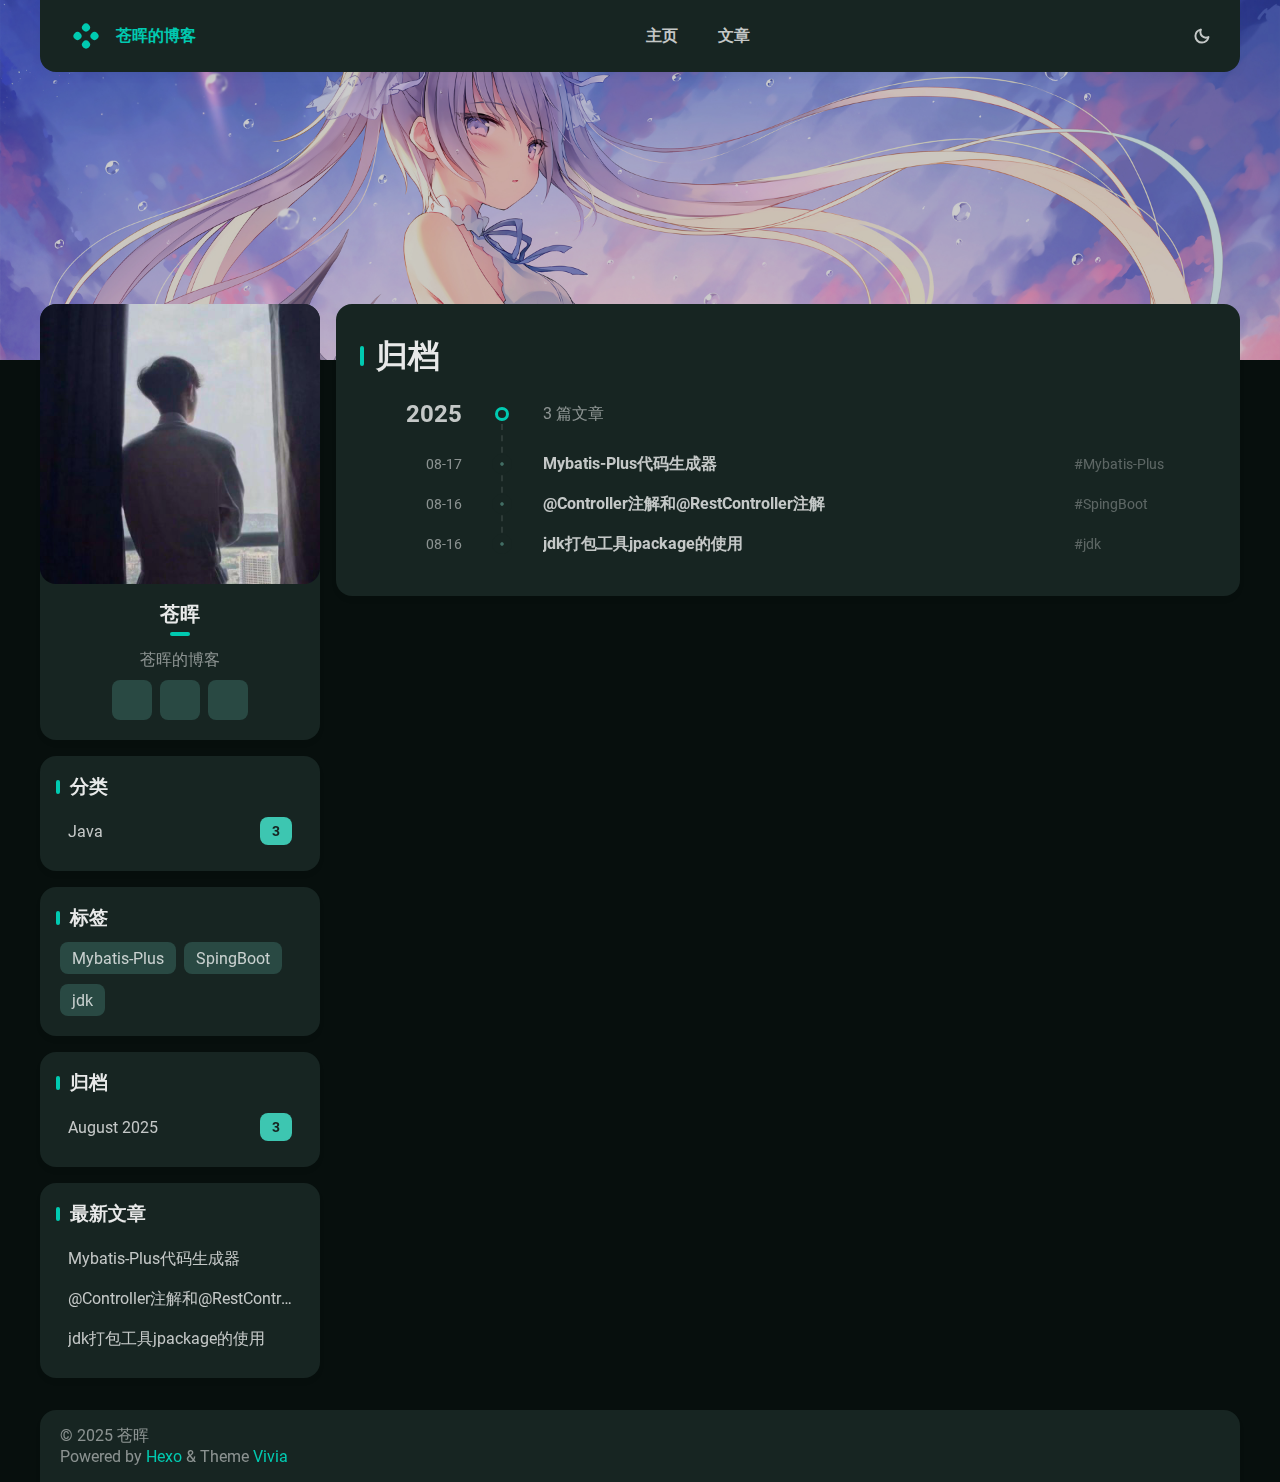
<file: archives/2025/08/index.html>
<!DOCTYPE html>


<html theme="dark" showBanner="true" hasBanner="true" > 
<link href="https://cdn.staticfile.org/font-awesome/6.4.2/css/fontawesome.min.css" rel="stylesheet">
<link href="https://cdn.staticfile.org/font-awesome/6.4.2/css/brands.min.css" rel="stylesheet">
<link href="https://cdn.staticfile.org/font-awesome/6.4.2/css/solid.min.css" rel="stylesheet">
<script src="/js/color.global.min.js" ></script>
<script src="/js/load-settings.js" ></script>
<head>
  <meta charset="utf-8">
  
  
  

  
  <title>归档: 2025/8 | 苍晖的博客</title>
  <meta name="viewport" content="width=device-width, initial-scale=1, shrink-to-fit=no">

  <link rel="preload" href="/css/fonts/Roboto-Regular.ttf" as="font" type="font/ttf" crossorigin="anonymous">
  <link rel="preload" href="/css/fonts/Roboto-Bold.ttf" as="font" type="font/ttf" crossorigin="anonymous">

  <meta property="og:type" content="website">
<meta property="og:title" content="苍晖的博客">
<meta property="og:url" content="http://example.com/archives/2025/08/index.html">
<meta property="og:site_name" content="苍晖的博客">
<meta property="og:locale">
<meta property="article:author" content="John Doe">
<meta name="twitter:card" content="summary">
  
  
    <link rel="icon" media="(prefers-color-scheme: light)" href="/images/favicon-light-32.png" sizes="32x32">
    <link rel="icon" media="(prefers-color-scheme: light)" href="/images/favicon-light-128.png" sizes="128x128">
    <link rel="icon" media="(prefers-color-scheme: light)" href="/images/favicon-light-180.png" sizes="180x180">
    <link rel="icon" media="(prefers-color-scheme: light)" href="/images/favicon-light-192.png" sizes="192x192">
    <link rel="icon" media="(prefers-color-scheme: dark)" href="/images/favicon-dark-32.png" sizes="32x32">
    <link rel="icon" media="(prefers-color-scheme: dark)" href="/images/favicon-dark-128.png" sizes="128x128">
    <link rel="icon" media="(prefers-color-scheme: dark)" href="/images/favicon-dark-180.png" sizes="180x180">
    <link rel="icon" media="(prefers-color-scheme: dark)" href="/images/favicon-dark-192.png" sizes="192x192">
  
  
  
<link rel="stylesheet" href="/css/style.css">

<meta name="generator" content="Hexo 7.3.0"></head>

<body>
  
  
    
<div id="banner" class="">
  <img src="/./bkg/bkg.jpg" itemprop="image">
  <div id="banner-dim"></div>
</div>
 
   
  <div id="main-grid" class="  ">
    <div id="nav" class=""  >
      <navbar id="navbar">
  <nav id="title-nav">
    <a href="/">
      <div id="vivia-logo">
        <div class="dot"></div>
        <div class="dot"></div>
        <div class="dot"></div>
        <div class="dot"></div>
      </div>
      <div>苍晖的博客 </div>
    </a>
  </nav>
  <nav id="main-nav">
    
      <a class="main-nav-link" href="/">主页</a>
    
      <a class="main-nav-link" href="/archives">文章</a>
    
  </nav>
  <nav id="sub-nav">
    <a id="theme-btn" class="nav-icon">
      <span class="light-mode-icon"><svg xmlns="http://www.w3.org/2000/svg" height="20" viewBox="0 -960 960 960" width="20"><path d="M438.5-829.913v-48q0-17.452 11.963-29.476 11.964-12.024 29.326-12.024 17.363 0 29.537 12.024t12.174 29.476v48q0 17.452-11.963 29.476-11.964 12.024-29.326 12.024-17.363 0-29.537-12.024T438.5-829.913Zm0 747.826v-48q0-17.452 11.963-29.476 11.964-12.024 29.326-12.024 17.363 0 29.537 12.024t12.174 29.476v48q0 17.452-11.963 29.476-11.964 12.024-29.326 12.024-17.363 0-29.537-12.024T438.5-82.087ZM877.913-438.5h-48q-17.452 0-29.476-11.963-12.024-11.964-12.024-29.326 0-17.363 12.024-29.537t29.476-12.174h48q17.452 0 29.476 11.963 12.024 11.964 12.024 29.326 0 17.363-12.024 29.537T877.913-438.5Zm-747.826 0h-48q-17.452 0-29.476-11.963-12.024-11.964-12.024-29.326 0-17.363 12.024-29.537T82.087-521.5h48q17.452 0 29.476 11.963 12.024 11.964 12.024 29.326 0 17.363-12.024 29.537T130.087-438.5Zm660.174-290.87-34.239 32q-12.913 12.674-29.565 12.174-16.653-.5-29.327-13.174-12.674-12.673-12.554-28.826.12-16.152 12.794-28.826l33-35q12.913-12.674 30.454-12.674t30.163 12.847q12.709 12.846 12.328 30.826-.38 17.98-13.054 30.653ZM262.63-203.978l-32 34q-12.913 12.674-30.454 12.674t-30.163-12.847q-12.709-12.846-12.328-30.826.38-17.98 13.054-30.653l33.239-31q12.913-12.674 29.565-12.174 16.653.5 29.327 13.174 12.674 12.673 12.554 28.826-.12 16.152-12.794 28.826Zm466.74 33.239-32-33.239q-12.674-12.913-12.174-29.565.5-16.653 13.174-29.327 12.673-12.674 28.826-13.054 16.152-.38 28.826 12.294l35 33q12.674 12.913 12.674 30.454t-12.847 30.163q-12.846 12.709-30.826 12.328-17.98-.38-30.653-13.054ZM203.978-697.37l-34-33q-12.674-12.913-13.174-29.945-.5-17.033 12.174-29.707t31.326-13.293q18.653-.62 31.326 13.054l32 34.239q11.674 12.913 11.174 29.565-.5 16.653-13.174 29.327-12.673 12.674-28.826 12.554-16.152-.12-28.826-12.794ZM480-240q-100 0-170-70t-70-170q0-100 70-170t170-70q100 0 170 70t70 170q0 100-70 170t-170 70Zm-.247-82q65.703 0 111.475-46.272Q637-414.544 637-480.247t-45.525-111.228Q545.95-637 480.247-637t-111.475 45.525Q323-545.95 323-480.247t45.525 111.975Q414.05-322 479.753-322ZM481-481Z"/></svg></span>
      <span class="dark-mode-icon"><svg xmlns="http://www.w3.org/2000/svg" height="20" viewBox="0 -960 960 960" width="20"><path d="M480.239-116.413q-152.63 0-258.228-105.478Q116.413-327.37 116.413-480q0-130.935 77.739-227.435t206.304-125.043q43.022-9.631 63.87 10.869t3.478 62.805q-8.891 22.043-14.315 44.463-5.424 22.42-5.424 46.689 0 91.694 64.326 155.879 64.325 64.186 156.218 64.186 24.369 0 46.978-4.946 22.609-4.945 44.413-14.076 42.826-17.369 62.967 1.142 20.142 18.511 10.511 61.054Q807.174-280 712.63-198.206q-94.543 81.793-232.391 81.793Zm0-95q79.783 0 143.337-40.217 63.554-40.218 95.793-108.283-15.608 4.044-31.097 5.326-15.49 1.283-31.859.805-123.706-4.066-210.777-90.539-87.071-86.473-91.614-212.092-.24-16.369.923-31.978 1.164-15.609 5.446-30.978-67.826 32.478-108.282 96.152Q211.652-559.543 211.652-480q0 111.929 78.329 190.258 78.329 78.329 190.258 78.329ZM466.13-465.891Z"/></svg></span>
    </a>
    
    <div id="nav-menu-btn" class="nav-icon">
      <svg xmlns="http://www.w3.org/2000/svg" height="20" viewBox="0 -960 960 960" width="20"><path d="M177.37-252.282q-17.453 0-29.477-11.964-12.024-11.963-12.024-29.326t12.024-29.537q12.024-12.174 29.477-12.174h605.26q17.453 0 29.477 11.964 12.024 11.963 12.024 29.326t-12.024 29.537q-12.024 12.174-29.477 12.174H177.37Zm0-186.218q-17.453 0-29.477-11.963-12.024-11.964-12.024-29.326 0-17.363 12.024-29.537T177.37-521.5h605.26q17.453 0 29.477 11.963 12.024 11.964 12.024 29.326 0 17.363-12.024 29.537T782.63-438.5H177.37Zm0-186.217q-17.453 0-29.477-11.964-12.024-11.963-12.024-29.326t12.024-29.537q12.024-12.174 29.477-12.174h605.26q17.453 0 29.477 11.964 12.024 11.963 12.024 29.326t-12.024 29.537q-12.024 12.174-29.477 12.174H177.37Z"/></svg>
    </div>
  </nav>
</navbar>
<div id="nav-dropdown" class="hidden">
  <div id="dropdown-link-list">
    
      <a class="nav-dropdown-link" href="/">主页</a>
    
      <a class="nav-dropdown-link" href="/archives">文章</a>
    
     
    </div>
</div>
<script>
  let dropdownBtn = document.getElementById("nav-menu-btn");
  let dropdownEle = document.getElementById("nav-dropdown");
  dropdownBtn.onclick = function() {
    dropdownEle.classList.toggle("hidden");
  }
</script>
    </div>
    <div id="sidebar-wrapper">
      <sidebar id="sidebar">
  
    <div class="widget-wrap">
  <div class="info-card">
    <div class="avatar">
      
        <image src=/./bkg/%E5%A4%B4%E5%83%8F.jpg></image>
      
      <div class="img-dim"></div>
    </div>
    <div class="info">
      <div class="username">苍晖 </div>
      <div class="dot"></div>
      <div class="subtitle">苍晖的博客 </div>
      <div class="link-list">
        
          <a class="link-btn" target="_blank" rel="noopener" href="https://twitter.com" title="Twitter"><i class="fa-brands fa-twitter"></i></a>
        
          <a class="link-btn" target="_blank" rel="noopener" href="https://store.steampowered.com" title="Steam"><i class="fa-brands fa-steam"></i></a>
        
          <a class="link-btn" target="_blank" rel="noopener" href="https://github.com/canghuicc" title="GitHub"><i class="fa-brands fa-github"></i></a>
         
      </div>  
    </div>
  </div>
</div>

  
  <div class="sticky">
    
      


  <div class="widget-wrap">
    <div class="widget">
      <h3 class="widget-title">分类</h3>
      <div class="category-box">
            <a class="category-link" href="/categories/Java/">
                Java
                <div class="category-count">3</div>
            </a>
        </div>
    </div>
  </div>


    
      
  <div class="widget-wrap">
    <div class="widget">
      <h3 class="widget-title">标签</h3>
      <ul class="widget-tag-list" itemprop="keywords"><li class="widget-tag-list-item"><a class="widget-tag-list-link" href="/tags/Mybatis-Plus/" rel="tag">Mybatis-Plus</a></li><li class="widget-tag-list-item"><a class="widget-tag-list-link" href="/tags/SpingBoot/" rel="tag">SpingBoot</a></li><li class="widget-tag-list-item"><a class="widget-tag-list-link" href="/tags/jdk/" rel="tag">jdk</a></li></ul>
    </div>
  </div>


    
      
  <div class="widget-wrap">
    <div class="widget">
      <h3 class="widget-title">归档</h3>
      
      
        <a class="archive-link" href="/archives/2025/08 ">
          August 2025 
          <div class="archive-count">3 </div>
        </a>
      
    </div>
  </div>


    
      
  <div class="widget-wrap">
    <div class="widget">
      <h3 class="widget-title">最新文章</h3>
      <ul>
        
          <a class="recent-link" href="/2025/08/17/Mybatis-Plus%E4%BB%A3%E7%A0%81%E7%94%9F%E6%88%90%E5%99%A8/" title="Mybatis-Plus代码生成器" >
            <div class="recent-link-text">
              Mybatis-Plus代码生成器
            </div>
          </a>
        
          <a class="recent-link" href="/2025/08/16/@Controller%E6%B3%A8%E8%A7%A3%E5%92%8C@RestController%E6%B3%A8%E8%A7%A3/" title="@Controller注解和@RestController注解" >
            <div class="recent-link-text">
              @Controller注解和@RestController注解
            </div>
          </a>
        
          <a class="recent-link" href="/2025/08/16/jdk%E6%89%93%E5%8C%85%E5%B7%A5%E5%85%B7jpackage%E7%9A%84%E4%BD%BF%E7%94%A8/" title="jdk打包工具jpackage的使用" >
            <div class="recent-link-text">
              jdk打包工具jpackage的使用
            </div>
          </a>
        
      </ul>
    </div>
  </div>

    
  </div>
</sidebar>
    </div>
    <div id="content-body">
       

<div class="archive-main-card">
    <div class="archive-top">
      <div class="main-title-bar">
        <div class="main-title-dot"></div>
        <h1 class="article-title">归档</h1>
      </div>    
    </div>
    
    
      
      
        
        <div class="year-line">
            <div class="year-num">2025</div>
            <div class="dot-wrapper">
                <div class="dot"></div>
            </div>
            <div class="article-count">3 篇文章</div>
        </div>
      
      <a class="archive-article-link" href="/2025/08/17/Mybatis-Plus%E4%BB%A3%E7%A0%81%E7%94%9F%E6%88%90%E5%99%A8/" title="Mybatis-Plus代码生成器">
        <div class="date">08-17</div>
        <div class="line">
            <div class="dot"></div>
        </div>
        <div class="title">
            <div class="title-inner">
                
                    Mybatis-Plus代码生成器
                
            </div>
        </div>
        <div class="tags">
            #Mybatis-Plus
        </div>
      </a>
    
      
      
      <a class="archive-article-link" href="/2025/08/16/@Controller%E6%B3%A8%E8%A7%A3%E5%92%8C@RestController%E6%B3%A8%E8%A7%A3/" title="@Controller注解和@RestController注解">
        <div class="date">08-16</div>
        <div class="line">
            <div class="dot"></div>
        </div>
        <div class="title">
            <div class="title-inner">
                
                    @Controller注解和@RestController注解
                
            </div>
        </div>
        <div class="tags">
            #SpingBoot
        </div>
      </a>
    
      
      
      <a class="archive-article-link" href="/2025/08/16/jdk%E6%89%93%E5%8C%85%E5%B7%A5%E5%85%B7jpackage%E7%9A%84%E4%BD%BF%E7%94%A8/" title="jdk打包工具jpackage的使用">
        <div class="date">08-16</div>
        <div class="line">
            <div class="dot"></div>
        </div>
        <div class="title">
            <div class="title-inner">
                
                    jdk打包工具jpackage的使用
                
            </div>
        </div>
        <div class="tags">
            #jdk
        </div>
      </a>
    
  </div>
    </div>
    <div id="footer-wrapper">
      <footer id="footer">
  
  <div id="footer-info" class="inner">
    
    &copy; 2025 苍晖<br>
    Powered by <a href="https://hexo.io/" target="_blank">Hexo</a> & Theme <a target="_blank" rel="noopener" href="https://github.com/saicaca/hexo-theme-vivia">Vivia</a>
  </div>
</footer>

    </div>
    <div class="back-to-top-wrapper">
    <button id="back-to-top-btn" class="back-to-top-btn hide" onclick="topFunction()">
        <i class="fa-solid fa-angle-up"></i>
    </button>
</div>

<script>
    function topFunction() {
        window.scroll({ top: 0, behavior: 'smooth' });
    }
    let btn = document.getElementById('back-to-top-btn');
    function scrollFunction() {
        if (document.body.scrollTop > 600 || document.documentElement.scrollTop > 600) {
            btn.classList.remove('hide')
        } else {
            btn.classList.add('hide')
        }
    }
    window.onscroll = function() {
        scrollFunction();
    }
</script>

  </div>
  <script src="/js/light-dark-switch.js"></script>
</body>
</html>
</file>
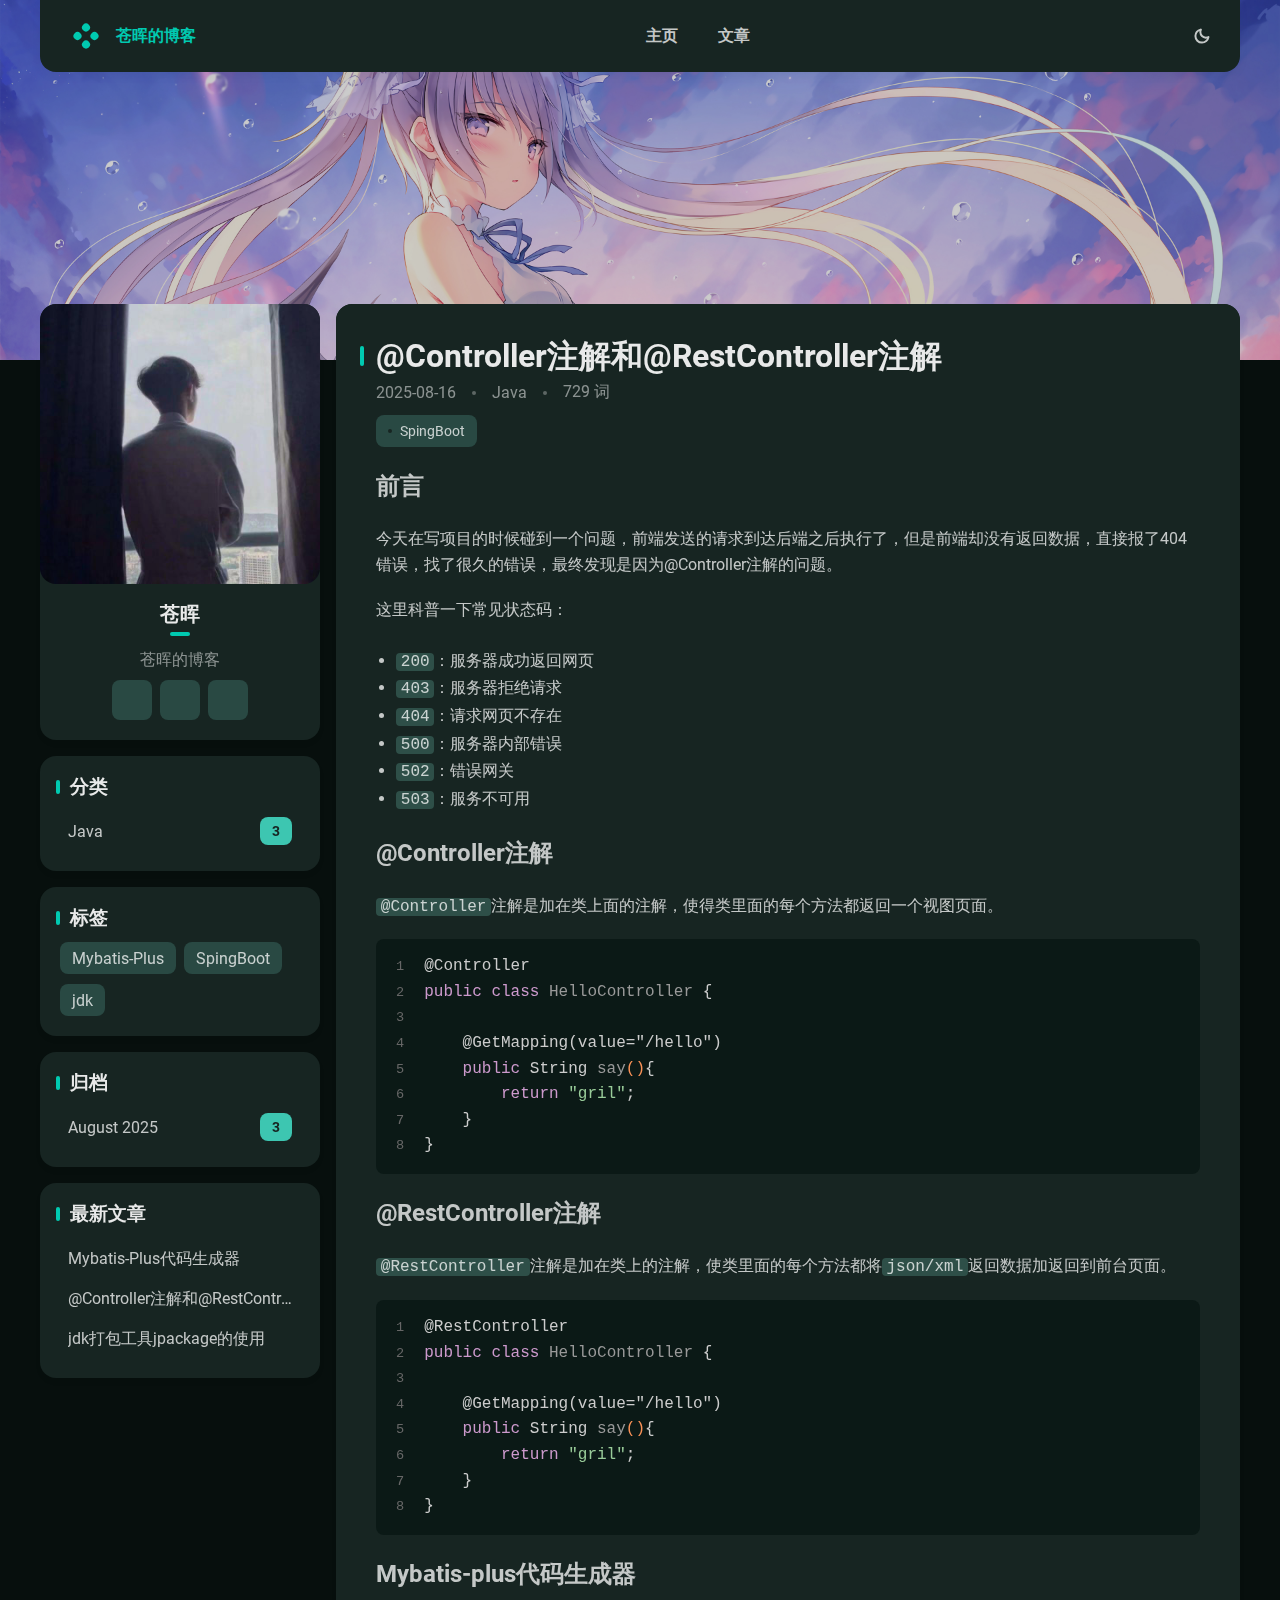
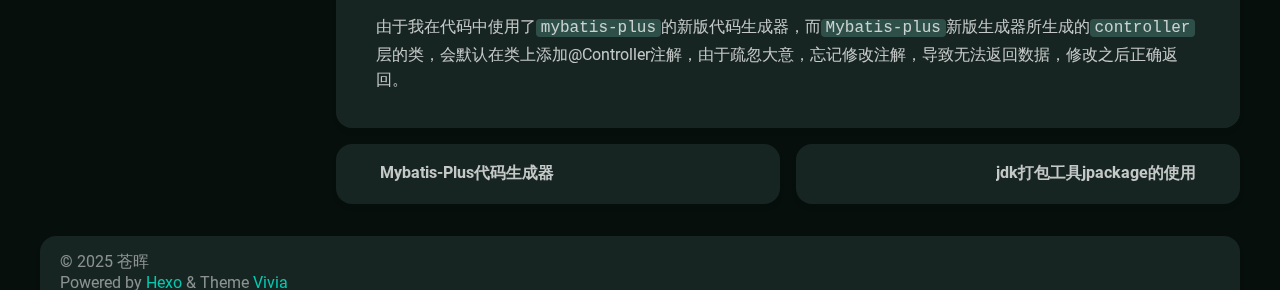
<file: 2025/08/16/@Controller注解和@RestController注解/index.html>
<!DOCTYPE html>


<html theme="dark" showBanner="true" hasBanner="true" > 
<link href="https://cdn.staticfile.org/font-awesome/6.4.2/css/fontawesome.min.css" rel="stylesheet">
<link href="https://cdn.staticfile.org/font-awesome/6.4.2/css/brands.min.css" rel="stylesheet">
<link href="https://cdn.staticfile.org/font-awesome/6.4.2/css/solid.min.css" rel="stylesheet">
<script src="/js/color.global.min.js" ></script>
<script src="/js/load-settings.js" ></script>
<head>
  <meta charset="utf-8">
  
  
  

  
  <title>@Controller注解和@RestController注解 | 苍晖的博客</title>
  <meta name="viewport" content="width=device-width, initial-scale=1, shrink-to-fit=no">

  <link rel="preload" href="/css/fonts/Roboto-Regular.ttf" as="font" type="font/ttf" crossorigin="anonymous">
  <link rel="preload" href="/css/fonts/Roboto-Bold.ttf" as="font" type="font/ttf" crossorigin="anonymous">

  <meta name="description" content="前言今天在写项目的时候碰到一个问题，前端发送的请求到达后端之后执行了，但是前端却没有返回数据，直接报了404错误，找了很久的错误，最终发现是因为@Controller注解的问题。 这里科普一下常见状态码：  200：服务器成功返回网页 403：服务器拒绝请求 404：请求网页不存在 500：服务器内部错误 502：错误网关 503：服务不可用  @Controller注解@Controller注解">
<meta property="og:type" content="article">
<meta property="og:title" content="@Controller注解和@RestController注解">
<meta property="og:url" content="http://example.com/2025/08/16/@Controller%E6%B3%A8%E8%A7%A3%E5%92%8C@RestController%E6%B3%A8%E8%A7%A3/index.html">
<meta property="og:site_name" content="苍晖的博客">
<meta property="og:description" content="前言今天在写项目的时候碰到一个问题，前端发送的请求到达后端之后执行了，但是前端却没有返回数据，直接报了404错误，找了很久的错误，最终发现是因为@Controller注解的问题。 这里科普一下常见状态码：  200：服务器成功返回网页 403：服务器拒绝请求 404：请求网页不存在 500：服务器内部错误 502：错误网关 503：服务不可用  @Controller注解@Controller注解">
<meta property="og:locale">
<meta property="article:published_time" content="2025-08-15T18:18:06.000Z">
<meta property="article:modified_time" content="2025-08-15T18:25:13.051Z">
<meta property="article:author" content="John Doe">
<meta property="article:tag" content="SpingBoot">
<meta name="twitter:card" content="summary">
  
  
    <link rel="icon" media="(prefers-color-scheme: light)" href="/images/favicon-light-32.png" sizes="32x32">
    <link rel="icon" media="(prefers-color-scheme: light)" href="/images/favicon-light-128.png" sizes="128x128">
    <link rel="icon" media="(prefers-color-scheme: light)" href="/images/favicon-light-180.png" sizes="180x180">
    <link rel="icon" media="(prefers-color-scheme: light)" href="/images/favicon-light-192.png" sizes="192x192">
    <link rel="icon" media="(prefers-color-scheme: dark)" href="/images/favicon-dark-32.png" sizes="32x32">
    <link rel="icon" media="(prefers-color-scheme: dark)" href="/images/favicon-dark-128.png" sizes="128x128">
    <link rel="icon" media="(prefers-color-scheme: dark)" href="/images/favicon-dark-180.png" sizes="180x180">
    <link rel="icon" media="(prefers-color-scheme: dark)" href="/images/favicon-dark-192.png" sizes="192x192">
  
  
  
<link rel="stylesheet" href="/css/style.css">

<meta name="generator" content="Hexo 7.3.0"></head>

<body>
  
  
    
<div id="banner" class="">
  <img src="/./bkg/bkg.jpg" itemprop="image">
  <div id="banner-dim"></div>
</div>
 
   
  <div id="main-grid" class="  ">
    <div id="nav" class=""  >
      <navbar id="navbar">
  <nav id="title-nav">
    <a href="/">
      <div id="vivia-logo">
        <div class="dot"></div>
        <div class="dot"></div>
        <div class="dot"></div>
        <div class="dot"></div>
      </div>
      <div>苍晖的博客 </div>
    </a>
  </nav>
  <nav id="main-nav">
    
      <a class="main-nav-link" href="/">主页</a>
    
      <a class="main-nav-link" href="/archives">文章</a>
    
  </nav>
  <nav id="sub-nav">
    <a id="theme-btn" class="nav-icon">
      <span class="light-mode-icon"><svg xmlns="http://www.w3.org/2000/svg" height="20" viewBox="0 -960 960 960" width="20"><path d="M438.5-829.913v-48q0-17.452 11.963-29.476 11.964-12.024 29.326-12.024 17.363 0 29.537 12.024t12.174 29.476v48q0 17.452-11.963 29.476-11.964 12.024-29.326 12.024-17.363 0-29.537-12.024T438.5-829.913Zm0 747.826v-48q0-17.452 11.963-29.476 11.964-12.024 29.326-12.024 17.363 0 29.537 12.024t12.174 29.476v48q0 17.452-11.963 29.476-11.964 12.024-29.326 12.024-17.363 0-29.537-12.024T438.5-82.087ZM877.913-438.5h-48q-17.452 0-29.476-11.963-12.024-11.964-12.024-29.326 0-17.363 12.024-29.537t29.476-12.174h48q17.452 0 29.476 11.963 12.024 11.964 12.024 29.326 0 17.363-12.024 29.537T877.913-438.5Zm-747.826 0h-48q-17.452 0-29.476-11.963-12.024-11.964-12.024-29.326 0-17.363 12.024-29.537T82.087-521.5h48q17.452 0 29.476 11.963 12.024 11.964 12.024 29.326 0 17.363-12.024 29.537T130.087-438.5Zm660.174-290.87-34.239 32q-12.913 12.674-29.565 12.174-16.653-.5-29.327-13.174-12.674-12.673-12.554-28.826.12-16.152 12.794-28.826l33-35q12.913-12.674 30.454-12.674t30.163 12.847q12.709 12.846 12.328 30.826-.38 17.98-13.054 30.653ZM262.63-203.978l-32 34q-12.913 12.674-30.454 12.674t-30.163-12.847q-12.709-12.846-12.328-30.826.38-17.98 13.054-30.653l33.239-31q12.913-12.674 29.565-12.174 16.653.5 29.327 13.174 12.674 12.673 12.554 28.826-.12 16.152-12.794 28.826Zm466.74 33.239-32-33.239q-12.674-12.913-12.174-29.565.5-16.653 13.174-29.327 12.673-12.674 28.826-13.054 16.152-.38 28.826 12.294l35 33q12.674 12.913 12.674 30.454t-12.847 30.163q-12.846 12.709-30.826 12.328-17.98-.38-30.653-13.054ZM203.978-697.37l-34-33q-12.674-12.913-13.174-29.945-.5-17.033 12.174-29.707t31.326-13.293q18.653-.62 31.326 13.054l32 34.239q11.674 12.913 11.174 29.565-.5 16.653-13.174 29.327-12.673 12.674-28.826 12.554-16.152-.12-28.826-12.794ZM480-240q-100 0-170-70t-70-170q0-100 70-170t170-70q100 0 170 70t70 170q0 100-70 170t-170 70Zm-.247-82q65.703 0 111.475-46.272Q637-414.544 637-480.247t-45.525-111.228Q545.95-637 480.247-637t-111.475 45.525Q323-545.95 323-480.247t45.525 111.975Q414.05-322 479.753-322ZM481-481Z"/></svg></span>
      <span class="dark-mode-icon"><svg xmlns="http://www.w3.org/2000/svg" height="20" viewBox="0 -960 960 960" width="20"><path d="M480.239-116.413q-152.63 0-258.228-105.478Q116.413-327.37 116.413-480q0-130.935 77.739-227.435t206.304-125.043q43.022-9.631 63.87 10.869t3.478 62.805q-8.891 22.043-14.315 44.463-5.424 22.42-5.424 46.689 0 91.694 64.326 155.879 64.325 64.186 156.218 64.186 24.369 0 46.978-4.946 22.609-4.945 44.413-14.076 42.826-17.369 62.967 1.142 20.142 18.511 10.511 61.054Q807.174-280 712.63-198.206q-94.543 81.793-232.391 81.793Zm0-95q79.783 0 143.337-40.217 63.554-40.218 95.793-108.283-15.608 4.044-31.097 5.326-15.49 1.283-31.859.805-123.706-4.066-210.777-90.539-87.071-86.473-91.614-212.092-.24-16.369.923-31.978 1.164-15.609 5.446-30.978-67.826 32.478-108.282 96.152Q211.652-559.543 211.652-480q0 111.929 78.329 190.258 78.329 78.329 190.258 78.329ZM466.13-465.891Z"/></svg></span>
    </a>
    
    <div id="nav-menu-btn" class="nav-icon">
      <svg xmlns="http://www.w3.org/2000/svg" height="20" viewBox="0 -960 960 960" width="20"><path d="M177.37-252.282q-17.453 0-29.477-11.964-12.024-11.963-12.024-29.326t12.024-29.537q12.024-12.174 29.477-12.174h605.26q17.453 0 29.477 11.964 12.024 11.963 12.024 29.326t-12.024 29.537q-12.024 12.174-29.477 12.174H177.37Zm0-186.218q-17.453 0-29.477-11.963-12.024-11.964-12.024-29.326 0-17.363 12.024-29.537T177.37-521.5h605.26q17.453 0 29.477 11.963 12.024 11.964 12.024 29.326 0 17.363-12.024 29.537T782.63-438.5H177.37Zm0-186.217q-17.453 0-29.477-11.964-12.024-11.963-12.024-29.326t12.024-29.537q12.024-12.174 29.477-12.174h605.26q17.453 0 29.477 11.964 12.024 11.963 12.024 29.326t-12.024 29.537q-12.024 12.174-29.477 12.174H177.37Z"/></svg>
    </div>
  </nav>
</navbar>
<div id="nav-dropdown" class="hidden">
  <div id="dropdown-link-list">
    
      <a class="nav-dropdown-link" href="/">主页</a>
    
      <a class="nav-dropdown-link" href="/archives">文章</a>
    
     
    </div>
</div>
<script>
  let dropdownBtn = document.getElementById("nav-menu-btn");
  let dropdownEle = document.getElementById("nav-dropdown");
  dropdownBtn.onclick = function() {
    dropdownEle.classList.toggle("hidden");
  }
</script>
    </div>
    <div id="sidebar-wrapper">
      <sidebar id="sidebar">
  
    <div class="widget-wrap">
  <div class="info-card">
    <div class="avatar">
      
        <image src=/./bkg/%E5%A4%B4%E5%83%8F.jpg></image>
      
      <div class="img-dim"></div>
    </div>
    <div class="info">
      <div class="username">苍晖 </div>
      <div class="dot"></div>
      <div class="subtitle">苍晖的博客 </div>
      <div class="link-list">
        
          <a class="link-btn" target="_blank" rel="noopener" href="https://twitter.com" title="Twitter"><i class="fa-brands fa-twitter"></i></a>
        
          <a class="link-btn" target="_blank" rel="noopener" href="https://store.steampowered.com" title="Steam"><i class="fa-brands fa-steam"></i></a>
        
          <a class="link-btn" target="_blank" rel="noopener" href="https://github.com/canghuicc" title="GitHub"><i class="fa-brands fa-github"></i></a>
         
      </div>  
    </div>
  </div>
</div>

  
  <div class="sticky">
    
      


  <div class="widget-wrap">
    <div class="widget">
      <h3 class="widget-title">分类</h3>
      <div class="category-box">
            <a class="category-link" href="/categories/Java/">
                Java
                <div class="category-count">3</div>
            </a>
        </div>
    </div>
  </div>


    
      
  <div class="widget-wrap">
    <div class="widget">
      <h3 class="widget-title">标签</h3>
      <ul class="widget-tag-list" itemprop="keywords"><li class="widget-tag-list-item"><a class="widget-tag-list-link" href="/tags/Mybatis-Plus/" rel="tag">Mybatis-Plus</a></li><li class="widget-tag-list-item"><a class="widget-tag-list-link" href="/tags/SpingBoot/" rel="tag">SpingBoot</a></li><li class="widget-tag-list-item"><a class="widget-tag-list-link" href="/tags/jdk/" rel="tag">jdk</a></li></ul>
    </div>
  </div>


    
      
  <div class="widget-wrap">
    <div class="widget">
      <h3 class="widget-title">归档</h3>
      
      
        <a class="archive-link" href="/archives/2025/08 ">
          August 2025 
          <div class="archive-count">3 </div>
        </a>
      
    </div>
  </div>


    
      
  <div class="widget-wrap">
    <div class="widget">
      <h3 class="widget-title">最新文章</h3>
      <ul>
        
          <a class="recent-link" href="/2025/08/17/Mybatis-Plus%E4%BB%A3%E7%A0%81%E7%94%9F%E6%88%90%E5%99%A8/" title="Mybatis-Plus代码生成器" >
            <div class="recent-link-text">
              Mybatis-Plus代码生成器
            </div>
          </a>
        
          <a class="recent-link" href="/2025/08/16/@Controller%E6%B3%A8%E8%A7%A3%E5%92%8C@RestController%E6%B3%A8%E8%A7%A3/" title="@Controller注解和@RestController注解" >
            <div class="recent-link-text">
              @Controller注解和@RestController注解
            </div>
          </a>
        
          <a class="recent-link" href="/2025/08/16/jdk%E6%89%93%E5%8C%85%E5%B7%A5%E5%85%B7jpackage%E7%9A%84%E4%BD%BF%E7%94%A8/" title="jdk打包工具jpackage的使用" >
            <div class="recent-link-text">
              jdk打包工具jpackage的使用
            </div>
          </a>
        
      </ul>
    </div>
  </div>

    
  </div>
</sidebar>
    </div>
    <div id="content-body">
       


<article id="post-@Controller注解和@RestController注解" class="h-entry article article-type-post" itemprop="blogPost" itemscope itemtype="https://schema.org/BlogPosting">
  
    
   
  <div class="article-inner">
    <div class="article-main">
      <header class="article-header">
        
<div class="main-title-bar">
  <div class="main-title-dot"></div>
  
    
      <h1 class="p-name article-title" itemprop="headline name">
        @Controller注解和@RestController注解
      </h1>
    
  
</div>

        <div class='meta-info-bar'>
          <div class="meta-info">
  <time class="dt-published" datetime="2025-08-15T18:18:06.000Z" itemprop="datePublished">2025-08-16</time>
</div>
          <div class="need-seperator meta-info">
            <div class="meta-cate-flex">
  
  <a class="meta-cate-link" href="/categories/Java/">Java</a>
   
</div>
  
          </div>
          <div class="wordcount need-seperator meta-info">
            729 词 
          </div>
        </div>
        
  <ul class="article-tag-list" itemprop="keywords"><li class="article-tag-list-item"><a class="article-tag-list-link" href="/tags/SpingBoot/" rel="tag">SpingBoot</a></li></ul>

      </header>
      <div class="e-content article-entry" itemprop="articleBody">
        
          <h2 id="前言"><a href="#前言" class="headerlink" title="前言"></a>前言</h2><p>今天在写项目的时候碰到一个问题，前端发送的请求到达后端之后执行了，但是前端却没有返回数据，直接报了404错误，找了很久的错误，最终发现是因为@Controller注解的问题。</p>
<p>这里科普一下常见状态码：</p>
<ul>
<li><code>200</code>：服务器成功返回网页</li>
<li><code>403</code>：服务器拒绝请求</li>
<li><code>404</code>：请求网页不存在</li>
<li><code>500</code>：服务器内部错误</li>
<li><code>502</code>：错误网关</li>
<li><code>503</code>：服务不可用</li>
</ul>
<h2 id="Controller注解"><a href="#Controller注解" class="headerlink" title="@Controller注解"></a>@Controller注解</h2><p><code>@Controller</code>注解是加在类上面的注解，使得类里面的每个方法都返回一个视图页面。</p>
<figure class="highlight java"><table><tr><td class="gutter"><pre><span class="line">1</span><br><span class="line">2</span><br><span class="line">3</span><br><span class="line">4</span><br><span class="line">5</span><br><span class="line">6</span><br><span class="line">7</span><br><span class="line">8</span><br></pre></td><td class="code"><pre><span class="line"><span class="meta">@Controller</span></span><br><span class="line"><span class="keyword">public</span> <span class="keyword">class</span> <span class="title class_">HelloController</span> &#123;</span><br><span class="line"> </span><br><span class="line">    <span class="meta">@GetMapping(value=&quot;/hello&quot;)</span></span><br><span class="line">    <span class="keyword">public</span> String <span class="title function_">say</span><span class="params">()</span>&#123;</span><br><span class="line">        <span class="keyword">return</span> <span class="string">&quot;gril&quot;</span>;</span><br><span class="line">    &#125;</span><br><span class="line">&#125;</span><br></pre></td></tr></table></figure>

<h2 id="RestController注解"><a href="#RestController注解" class="headerlink" title="@RestController注解"></a>@RestController注解</h2><p><code>@RestController</code>注解是加在类上的注解，使类里面的每个方法都将<code>json/xml</code>返回数据加返回到前台页面。</p>
<figure class="highlight java"><table><tr><td class="gutter"><pre><span class="line">1</span><br><span class="line">2</span><br><span class="line">3</span><br><span class="line">4</span><br><span class="line">5</span><br><span class="line">6</span><br><span class="line">7</span><br><span class="line">8</span><br></pre></td><td class="code"><pre><span class="line"><span class="meta">@RestController</span></span><br><span class="line"><span class="keyword">public</span> <span class="keyword">class</span> <span class="title class_">HelloController</span> &#123;</span><br><span class="line"> </span><br><span class="line">    <span class="meta">@GetMapping(value=&quot;/hello&quot;)</span></span><br><span class="line">    <span class="keyword">public</span> String <span class="title function_">say</span><span class="params">()</span>&#123;</span><br><span class="line">        <span class="keyword">return</span> <span class="string">&quot;gril&quot;</span>;</span><br><span class="line">    &#125;</span><br><span class="line">&#125;</span><br></pre></td></tr></table></figure>

<h2 id="Mybatis-plus代码生成器"><a href="#Mybatis-plus代码生成器" class="headerlink" title="Mybatis-plus代码生成器"></a>Mybatis-plus代码生成器</h2><p>由于我在代码中使用了<code>mybatis-plus</code>的新版代码生成器，而<code>Mybatis-plus</code>新版生成器所生成的<code>controller</code>层的类，会默认在类上添加@Controller注解，由于疏忽大意，忘记修改注解，导致无法返回数据，修改之后正确返回。</p>

        
      </div>

         
    </div>
    
     
  </div>
  
    
<nav id="article-nav">
  <a class="article-nav-btn left "
    
      href="/2025/08/17/Mybatis-Plus%E4%BB%A3%E7%A0%81%E7%94%9F%E6%88%90%E5%99%A8/"
      title="Mybatis-Plus代码生成器"
     >
    <i class="fa-solid fa-angle-left"></i>
    <p class="title-text">
      
        Mybatis-Plus代码生成器
        
    </p>
  </a>
  <a class="article-nav-btn right "
    
      href="/2025/08/16/jdk%E6%89%93%E5%8C%85%E5%B7%A5%E5%85%B7jpackage%E7%9A%84%E4%BD%BF%E7%94%A8/"
      title="jdk打包工具jpackage的使用"
     >

    <p class="title-text">
      
        jdk打包工具jpackage的使用
        
    </p>
    <i class="fa-solid fa-angle-right"></i>
  </a>
</nav>


  
</article>






    </div>
    <div id="footer-wrapper">
      <footer id="footer">
  
  <div id="footer-info" class="inner">
    
    &copy; 2025 苍晖<br>
    Powered by <a href="https://hexo.io/" target="_blank">Hexo</a> & Theme <a target="_blank" rel="noopener" href="https://github.com/saicaca/hexo-theme-vivia">Vivia</a>
  </div>
</footer>

    </div>
    <div class="back-to-top-wrapper">
    <button id="back-to-top-btn" class="back-to-top-btn hide" onclick="topFunction()">
        <i class="fa-solid fa-angle-up"></i>
    </button>
</div>

<script>
    function topFunction() {
        window.scroll({ top: 0, behavior: 'smooth' });
    }
    let btn = document.getElementById('back-to-top-btn');
    function scrollFunction() {
        if (document.body.scrollTop > 600 || document.documentElement.scrollTop > 600) {
            btn.classList.remove('hide')
        } else {
            btn.classList.add('hide')
        }
    }
    window.onscroll = function() {
        scrollFunction();
    }
</script>

  </div>
  <script src="/js/light-dark-switch.js"></script>
</body>
</html>
</file>
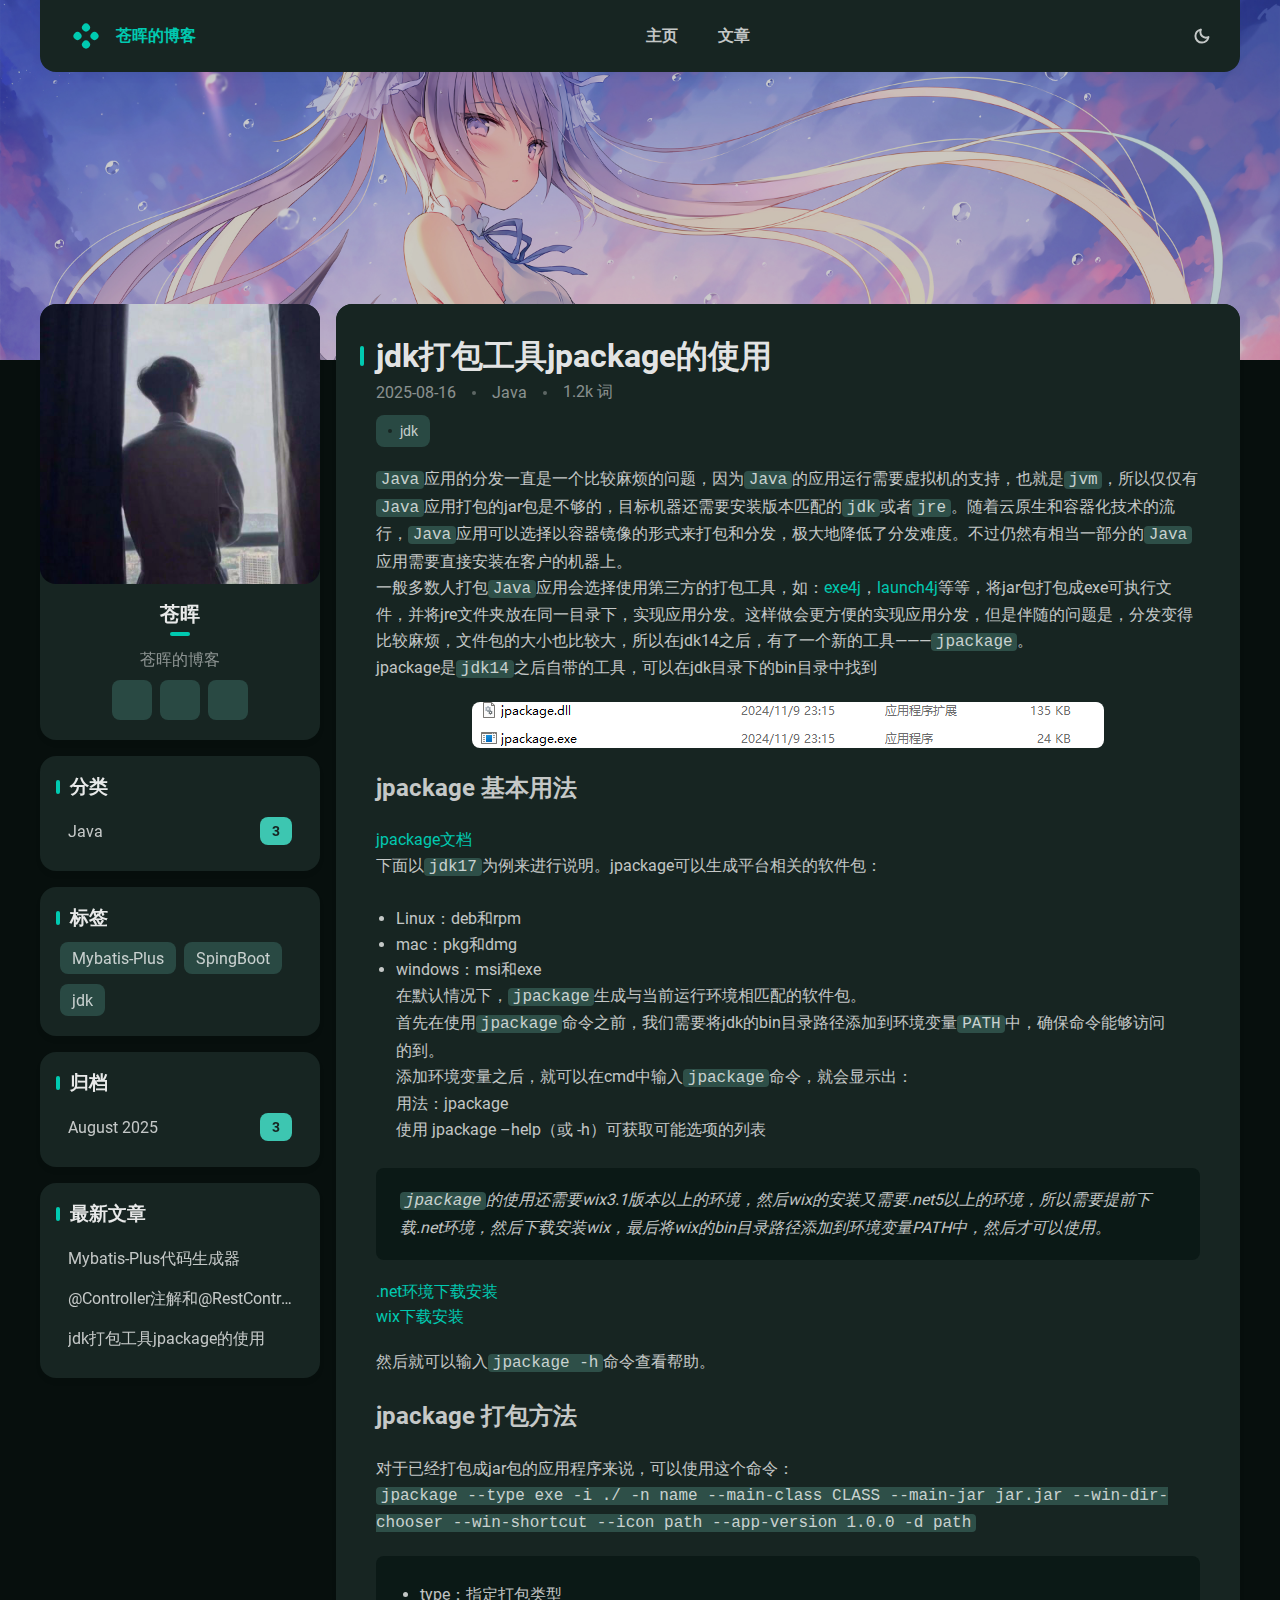
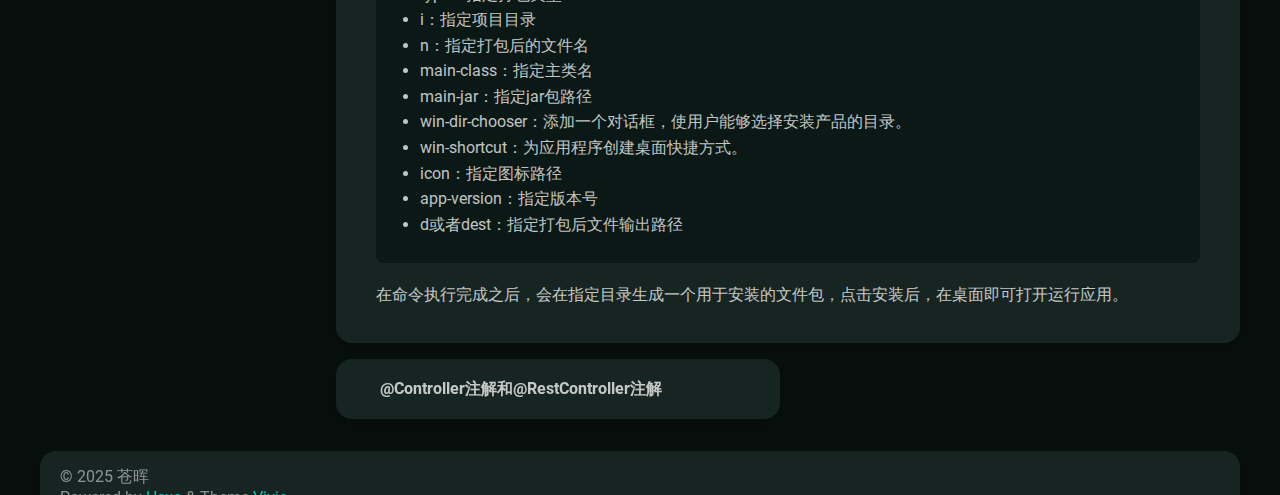
<file: 2025/08/16/jdk打包工具jpackage的使用/index.html>
<!DOCTYPE html>


<html theme="dark" showBanner="true" hasBanner="true" > 
<link href="https://cdn.staticfile.org/font-awesome/6.4.2/css/fontawesome.min.css" rel="stylesheet">
<link href="https://cdn.staticfile.org/font-awesome/6.4.2/css/brands.min.css" rel="stylesheet">
<link href="https://cdn.staticfile.org/font-awesome/6.4.2/css/solid.min.css" rel="stylesheet">
<script src="/js/color.global.min.js" ></script>
<script src="/js/load-settings.js" ></script>
<head>
  <meta charset="utf-8">
  
  
  

  
  <title>jdk打包工具jpackage的使用 | 苍晖的博客</title>
  <meta name="viewport" content="width=device-width, initial-scale=1, shrink-to-fit=no">

  <link rel="preload" href="/css/fonts/Roboto-Regular.ttf" as="font" type="font/ttf" crossorigin="anonymous">
  <link rel="preload" href="/css/fonts/Roboto-Bold.ttf" as="font" type="font/ttf" crossorigin="anonymous">

  <meta name="description" content="Java应用的分发一直是一个比较麻烦的问题，因为Java的应用运行需要虚拟机的支持，也就是jvm，所以仅仅有Java应用打包的jar包是不够的，目标机器还需要安装版本匹配的jdk或者jre。随着云原生和容器化技术的流行，Java应用可以选择以容器镜像的形式来打包和分发，极大地降低了分发难度。不过仍然有相当一部分的Java应用需要直接安装在客户的机器上。一般多数人打包Java应用会选择使用第三方的打">
<meta property="og:type" content="article">
<meta property="og:title" content="jdk打包工具jpackage的使用">
<meta property="og:url" content="http://example.com/2025/08/16/jdk%E6%89%93%E5%8C%85%E5%B7%A5%E5%85%B7jpackage%E7%9A%84%E4%BD%BF%E7%94%A8/index.html">
<meta property="og:site_name" content="苍晖的博客">
<meta property="og:description" content="Java应用的分发一直是一个比较麻烦的问题，因为Java的应用运行需要虚拟机的支持，也就是jvm，所以仅仅有Java应用打包的jar包是不够的，目标机器还需要安装版本匹配的jdk或者jre。随着云原生和容器化技术的流行，Java应用可以选择以容器镜像的形式来打包和分发，极大地降低了分发难度。不过仍然有相当一部分的Java应用需要直接安装在客户的机器上。一般多数人打包Java应用会选择使用第三方的打">
<meta property="og:locale">
<meta property="og:image" content="http://example.com/2025/08/16/jdk%E6%89%93%E5%8C%85%E5%B7%A5%E5%85%B7jpackage%E7%9A%84%E4%BD%BF%E7%94%A8/jpackage.png">
<meta property="article:published_time" content="2025-08-15T17:52:26.000Z">
<meta property="article:modified_time" content="2025-08-16T19:00:29.742Z">
<meta property="article:author" content="John Doe">
<meta property="article:tag" content="jdk">
<meta name="twitter:card" content="summary">
<meta name="twitter:image" content="http://example.com/2025/08/16/jdk%E6%89%93%E5%8C%85%E5%B7%A5%E5%85%B7jpackage%E7%9A%84%E4%BD%BF%E7%94%A8/jpackage.png">
  
  
    <link rel="icon" media="(prefers-color-scheme: light)" href="/images/favicon-light-32.png" sizes="32x32">
    <link rel="icon" media="(prefers-color-scheme: light)" href="/images/favicon-light-128.png" sizes="128x128">
    <link rel="icon" media="(prefers-color-scheme: light)" href="/images/favicon-light-180.png" sizes="180x180">
    <link rel="icon" media="(prefers-color-scheme: light)" href="/images/favicon-light-192.png" sizes="192x192">
    <link rel="icon" media="(prefers-color-scheme: dark)" href="/images/favicon-dark-32.png" sizes="32x32">
    <link rel="icon" media="(prefers-color-scheme: dark)" href="/images/favicon-dark-128.png" sizes="128x128">
    <link rel="icon" media="(prefers-color-scheme: dark)" href="/images/favicon-dark-180.png" sizes="180x180">
    <link rel="icon" media="(prefers-color-scheme: dark)" href="/images/favicon-dark-192.png" sizes="192x192">
  
  
  
<link rel="stylesheet" href="/css/style.css">

<meta name="generator" content="Hexo 7.3.0"></head>

<body>
  
  
    
<div id="banner" class="">
  <img src="/./bkg/bkg.jpg" itemprop="image">
  <div id="banner-dim"></div>
</div>
 
   
  <div id="main-grid" class="  ">
    <div id="nav" class=""  >
      <navbar id="navbar">
  <nav id="title-nav">
    <a href="/">
      <div id="vivia-logo">
        <div class="dot"></div>
        <div class="dot"></div>
        <div class="dot"></div>
        <div class="dot"></div>
      </div>
      <div>苍晖的博客 </div>
    </a>
  </nav>
  <nav id="main-nav">
    
      <a class="main-nav-link" href="/">主页</a>
    
      <a class="main-nav-link" href="/archives">文章</a>
    
  </nav>
  <nav id="sub-nav">
    <a id="theme-btn" class="nav-icon">
      <span class="light-mode-icon"><svg xmlns="http://www.w3.org/2000/svg" height="20" viewBox="0 -960 960 960" width="20"><path d="M438.5-829.913v-48q0-17.452 11.963-29.476 11.964-12.024 29.326-12.024 17.363 0 29.537 12.024t12.174 29.476v48q0 17.452-11.963 29.476-11.964 12.024-29.326 12.024-17.363 0-29.537-12.024T438.5-829.913Zm0 747.826v-48q0-17.452 11.963-29.476 11.964-12.024 29.326-12.024 17.363 0 29.537 12.024t12.174 29.476v48q0 17.452-11.963 29.476-11.964 12.024-29.326 12.024-17.363 0-29.537-12.024T438.5-82.087ZM877.913-438.5h-48q-17.452 0-29.476-11.963-12.024-11.964-12.024-29.326 0-17.363 12.024-29.537t29.476-12.174h48q17.452 0 29.476 11.963 12.024 11.964 12.024 29.326 0 17.363-12.024 29.537T877.913-438.5Zm-747.826 0h-48q-17.452 0-29.476-11.963-12.024-11.964-12.024-29.326 0-17.363 12.024-29.537T82.087-521.5h48q17.452 0 29.476 11.963 12.024 11.964 12.024 29.326 0 17.363-12.024 29.537T130.087-438.5Zm660.174-290.87-34.239 32q-12.913 12.674-29.565 12.174-16.653-.5-29.327-13.174-12.674-12.673-12.554-28.826.12-16.152 12.794-28.826l33-35q12.913-12.674 30.454-12.674t30.163 12.847q12.709 12.846 12.328 30.826-.38 17.98-13.054 30.653ZM262.63-203.978l-32 34q-12.913 12.674-30.454 12.674t-30.163-12.847q-12.709-12.846-12.328-30.826.38-17.98 13.054-30.653l33.239-31q12.913-12.674 29.565-12.174 16.653.5 29.327 13.174 12.674 12.673 12.554 28.826-.12 16.152-12.794 28.826Zm466.74 33.239-32-33.239q-12.674-12.913-12.174-29.565.5-16.653 13.174-29.327 12.673-12.674 28.826-13.054 16.152-.38 28.826 12.294l35 33q12.674 12.913 12.674 30.454t-12.847 30.163q-12.846 12.709-30.826 12.328-17.98-.38-30.653-13.054ZM203.978-697.37l-34-33q-12.674-12.913-13.174-29.945-.5-17.033 12.174-29.707t31.326-13.293q18.653-.62 31.326 13.054l32 34.239q11.674 12.913 11.174 29.565-.5 16.653-13.174 29.327-12.673 12.674-28.826 12.554-16.152-.12-28.826-12.794ZM480-240q-100 0-170-70t-70-170q0-100 70-170t170-70q100 0 170 70t70 170q0 100-70 170t-170 70Zm-.247-82q65.703 0 111.475-46.272Q637-414.544 637-480.247t-45.525-111.228Q545.95-637 480.247-637t-111.475 45.525Q323-545.95 323-480.247t45.525 111.975Q414.05-322 479.753-322ZM481-481Z"/></svg></span>
      <span class="dark-mode-icon"><svg xmlns="http://www.w3.org/2000/svg" height="20" viewBox="0 -960 960 960" width="20"><path d="M480.239-116.413q-152.63 0-258.228-105.478Q116.413-327.37 116.413-480q0-130.935 77.739-227.435t206.304-125.043q43.022-9.631 63.87 10.869t3.478 62.805q-8.891 22.043-14.315 44.463-5.424 22.42-5.424 46.689 0 91.694 64.326 155.879 64.325 64.186 156.218 64.186 24.369 0 46.978-4.946 22.609-4.945 44.413-14.076 42.826-17.369 62.967 1.142 20.142 18.511 10.511 61.054Q807.174-280 712.63-198.206q-94.543 81.793-232.391 81.793Zm0-95q79.783 0 143.337-40.217 63.554-40.218 95.793-108.283-15.608 4.044-31.097 5.326-15.49 1.283-31.859.805-123.706-4.066-210.777-90.539-87.071-86.473-91.614-212.092-.24-16.369.923-31.978 1.164-15.609 5.446-30.978-67.826 32.478-108.282 96.152Q211.652-559.543 211.652-480q0 111.929 78.329 190.258 78.329 78.329 190.258 78.329ZM466.13-465.891Z"/></svg></span>
    </a>
    
    <div id="nav-menu-btn" class="nav-icon">
      <svg xmlns="http://www.w3.org/2000/svg" height="20" viewBox="0 -960 960 960" width="20"><path d="M177.37-252.282q-17.453 0-29.477-11.964-12.024-11.963-12.024-29.326t12.024-29.537q12.024-12.174 29.477-12.174h605.26q17.453 0 29.477 11.964 12.024 11.963 12.024 29.326t-12.024 29.537q-12.024 12.174-29.477 12.174H177.37Zm0-186.218q-17.453 0-29.477-11.963-12.024-11.964-12.024-29.326 0-17.363 12.024-29.537T177.37-521.5h605.26q17.453 0 29.477 11.963 12.024 11.964 12.024 29.326 0 17.363-12.024 29.537T782.63-438.5H177.37Zm0-186.217q-17.453 0-29.477-11.964-12.024-11.963-12.024-29.326t12.024-29.537q12.024-12.174 29.477-12.174h605.26q17.453 0 29.477 11.964 12.024 11.963 12.024 29.326t-12.024 29.537q-12.024 12.174-29.477 12.174H177.37Z"/></svg>
    </div>
  </nav>
</navbar>
<div id="nav-dropdown" class="hidden">
  <div id="dropdown-link-list">
    
      <a class="nav-dropdown-link" href="/">主页</a>
    
      <a class="nav-dropdown-link" href="/archives">文章</a>
    
     
    </div>
</div>
<script>
  let dropdownBtn = document.getElementById("nav-menu-btn");
  let dropdownEle = document.getElementById("nav-dropdown");
  dropdownBtn.onclick = function() {
    dropdownEle.classList.toggle("hidden");
  }
</script>
    </div>
    <div id="sidebar-wrapper">
      <sidebar id="sidebar">
  
    <div class="widget-wrap">
  <div class="info-card">
    <div class="avatar">
      
        <image src=/./bkg/%E5%A4%B4%E5%83%8F.jpg></image>
      
      <div class="img-dim"></div>
    </div>
    <div class="info">
      <div class="username">苍晖 </div>
      <div class="dot"></div>
      <div class="subtitle">苍晖的博客 </div>
      <div class="link-list">
        
          <a class="link-btn" target="_blank" rel="noopener" href="https://twitter.com" title="Twitter"><i class="fa-brands fa-twitter"></i></a>
        
          <a class="link-btn" target="_blank" rel="noopener" href="https://store.steampowered.com" title="Steam"><i class="fa-brands fa-steam"></i></a>
        
          <a class="link-btn" target="_blank" rel="noopener" href="https://github.com/canghuicc" title="GitHub"><i class="fa-brands fa-github"></i></a>
         
      </div>  
    </div>
  </div>
</div>

  
  <div class="sticky">
    
      


  <div class="widget-wrap">
    <div class="widget">
      <h3 class="widget-title">分类</h3>
      <div class="category-box">
            <a class="category-link" href="/categories/Java/">
                Java
                <div class="category-count">3</div>
            </a>
        </div>
    </div>
  </div>


    
      
  <div class="widget-wrap">
    <div class="widget">
      <h3 class="widget-title">标签</h3>
      <ul class="widget-tag-list" itemprop="keywords"><li class="widget-tag-list-item"><a class="widget-tag-list-link" href="/tags/Mybatis-Plus/" rel="tag">Mybatis-Plus</a></li><li class="widget-tag-list-item"><a class="widget-tag-list-link" href="/tags/SpingBoot/" rel="tag">SpingBoot</a></li><li class="widget-tag-list-item"><a class="widget-tag-list-link" href="/tags/jdk/" rel="tag">jdk</a></li></ul>
    </div>
  </div>


    
      
  <div class="widget-wrap">
    <div class="widget">
      <h3 class="widget-title">归档</h3>
      
      
        <a class="archive-link" href="/archives/2025/08 ">
          August 2025 
          <div class="archive-count">3 </div>
        </a>
      
    </div>
  </div>


    
      
  <div class="widget-wrap">
    <div class="widget">
      <h3 class="widget-title">最新文章</h3>
      <ul>
        
          <a class="recent-link" href="/2025/08/17/Mybatis-Plus%E4%BB%A3%E7%A0%81%E7%94%9F%E6%88%90%E5%99%A8/" title="Mybatis-Plus代码生成器" >
            <div class="recent-link-text">
              Mybatis-Plus代码生成器
            </div>
          </a>
        
          <a class="recent-link" href="/2025/08/16/@Controller%E6%B3%A8%E8%A7%A3%E5%92%8C@RestController%E6%B3%A8%E8%A7%A3/" title="@Controller注解和@RestController注解" >
            <div class="recent-link-text">
              @Controller注解和@RestController注解
            </div>
          </a>
        
          <a class="recent-link" href="/2025/08/16/jdk%E6%89%93%E5%8C%85%E5%B7%A5%E5%85%B7jpackage%E7%9A%84%E4%BD%BF%E7%94%A8/" title="jdk打包工具jpackage的使用" >
            <div class="recent-link-text">
              jdk打包工具jpackage的使用
            </div>
          </a>
        
      </ul>
    </div>
  </div>

    
  </div>
</sidebar>
    </div>
    <div id="content-body">
       


<article id="post-jdk打包工具jpackage的使用" class="h-entry article article-type-post" itemprop="blogPost" itemscope itemtype="https://schema.org/BlogPosting">
  
    
   
  <div class="article-inner">
    <div class="article-main">
      <header class="article-header">
        
<div class="main-title-bar">
  <div class="main-title-dot"></div>
  
    
      <h1 class="p-name article-title" itemprop="headline name">
        jdk打包工具jpackage的使用
      </h1>
    
  
</div>

        <div class='meta-info-bar'>
          <div class="meta-info">
  <time class="dt-published" datetime="2025-08-15T17:52:26.000Z" itemprop="datePublished">2025-08-16</time>
</div>
          <div class="need-seperator meta-info">
            <div class="meta-cate-flex">
  
  <a class="meta-cate-link" href="/categories/Java/">Java</a>
   
</div>
  
          </div>
          <div class="wordcount need-seperator meta-info">
            1.2k 词 
          </div>
        </div>
        
  <ul class="article-tag-list" itemprop="keywords"><li class="article-tag-list-item"><a class="article-tag-list-link" href="/tags/jdk/" rel="tag">jdk</a></li></ul>

      </header>
      <div class="e-content article-entry" itemprop="articleBody">
        
          <p><code>Java</code>应用的分发一直是一个比较麻烦的问题，因为<code>Java</code>的应用运行需要虚拟机的支持，也就是<code>jvm</code>，所以仅仅有<code>Java</code>应用打包的jar包是不够的，目标机器还需要安装版本匹配的<code>jdk</code>或者<code>jre</code>。随着云原生和容器化技术的流行，<code>Java</code>应用可以选择以容器镜像的形式来打包和分发，极大地降低了分发难度。不过仍然有相当一部分的<code>Java</code>应用需要直接安装在客户的机器上。<br>一般多数人打包<code>Java</code>应用会选择使用第三方的打包工具，如：<a target="_blank" rel="noopener" href="https://www.ej-technologies.com/download/exe4j/files">exe4j</a>，<a target="_blank" rel="noopener" href="https://launch4j.sourceforge.net/">launch4j</a>等等，将jar包打包成exe可执行文件，并将jre文件夹放在同一目录下，实现应用分发。这样做会更方便的实现应用分发，但是伴随的问题是，分发变得比较麻烦，文件包的大小也比较大，所以在jdk14之后，有了一个新的工具———<code>jpackage</code>。<br>jpackage是<code>jdk14</code>之后自带的工具，可以在jdk目录下的bin目录中找到</p>
<p><img src="/2025/08/16/jdk%E6%89%93%E5%8C%85%E5%B7%A5%E5%85%B7jpackage%E7%9A%84%E4%BD%BF%E7%94%A8/jpackage.png"></p>
<h2 id="jpackage-基本用法"><a href="#jpackage-基本用法" class="headerlink" title="jpackage 基本用法"></a>jpackage 基本用法</h2><p><a target="_blank" rel="noopener" href="https://docs.oracle.com/en/java/javase/14/docs/specs/man/jpackage.html">jpackage文档</a><br>下面以<code>jdk17</code>为例来进行说明。jpackage可以生成平台相关的软件包：</p>
<ul>
<li>Linux：deb和rpm</li>
<li>mac：pkg和dmg</li>
<li>windows：msi和exe<br>在默认情况下，<code>jpackage</code>生成与当前运行环境相匹配的软件包。<br>首先在使用<code>jpackage</code>命令之前，我们需要将jdk的bin目录路径添加到环境变量<code>PATH</code>中，确保命令能够访问的到。<br>添加环境变量之后，就可以在cmd中输入<code>jpackage</code>命令，就会显示出：<br>用法：jpackage<br>使用 jpackage –help（或 -h）可获取可能选项的列表</li>
</ul>
<blockquote>
<p><em><code>jpackage</code>的使用还需要wix3.1版本以上的环境，然后wix的安装又需要.net5以上的环境，所以需要提前下载.net环境，然后下载安装wix，最后将wix的bin目录路径添加到环境变量PATH中，然后才可以使用。</em></p>
</blockquote>
<p><a target="_blank" rel="noopener" href="https://dotnet.microsoft.com/zh-cn/download">.net环境下载安装</a><br><a target="_blank" rel="noopener" href="https://github.com/wixtoolset/wix3/releases/tag/wix3112rtm">wix下载安装</a></p>
<p>然后就可以输入<code>jpackage -h</code>命令查看帮助。</p>
<h2 id="jpackage-打包方法"><a href="#jpackage-打包方法" class="headerlink" title="jpackage 打包方法"></a>jpackage 打包方法</h2><p>对于已经打包成jar包的应用程序来说，可以使用这个命令：<br><code>jpackage --type exe -i ./ -n name --main-class CLASS --main-jar jar.jar --win-dir-chooser --win-shortcut --icon path --app-version 1.0.0 -d path</code></p>
<blockquote>
<ul>
<li>type：指定打包类型</li>
<li>i：指定项目目录</li>
<li>n：指定打包后的文件名</li>
<li>main-class：指定主类名</li>
<li>main-jar：指定jar包路径</li>
<li>win-dir-chooser：添加一个对话框，使用户能够选择安装产品的目录。</li>
<li>win-shortcut：为应用程序创建桌面快捷方式。</li>
<li>icon：指定图标路径</li>
<li>app-version：指定版本号</li>
<li>d或者dest：指定打包后文件输出路径</li>
</ul>
</blockquote>
<p>在命令执行完成之后，会在指定目录生成一个用于安装的文件包，点击安装后，在桌面即可打开运行应用。</p>

        
      </div>

         
    </div>
    
     
  </div>
  
    
<nav id="article-nav">
  <a class="article-nav-btn left "
    
      href="/2025/08/16/@Controller%E6%B3%A8%E8%A7%A3%E5%92%8C@RestController%E6%B3%A8%E8%A7%A3/"
      title="@Controller注解和@RestController注解"
     >
    <i class="fa-solid fa-angle-left"></i>
    <p class="title-text">
      
        @Controller注解和@RestController注解
        
    </p>
  </a>
  <a class="article-nav-btn right  disabled "
     >

    <p class="title-text">
        
    </p>
    <i class="fa-solid fa-angle-right"></i>
  </a>
</nav>


  
</article>






    </div>
    <div id="footer-wrapper">
      <footer id="footer">
  
  <div id="footer-info" class="inner">
    
    &copy; 2025 苍晖<br>
    Powered by <a href="https://hexo.io/" target="_blank">Hexo</a> & Theme <a target="_blank" rel="noopener" href="https://github.com/saicaca/hexo-theme-vivia">Vivia</a>
  </div>
</footer>

    </div>
    <div class="back-to-top-wrapper">
    <button id="back-to-top-btn" class="back-to-top-btn hide" onclick="topFunction()">
        <i class="fa-solid fa-angle-up"></i>
    </button>
</div>

<script>
    function topFunction() {
        window.scroll({ top: 0, behavior: 'smooth' });
    }
    let btn = document.getElementById('back-to-top-btn');
    function scrollFunction() {
        if (document.body.scrollTop > 600 || document.documentElement.scrollTop > 600) {
            btn.classList.remove('hide')
        } else {
            btn.classList.add('hide')
        }
    }
    window.onscroll = function() {
        scrollFunction();
    }
</script>

  </div>
  <script src="/js/light-dark-switch.js"></script>
</body>
</html>
</file>
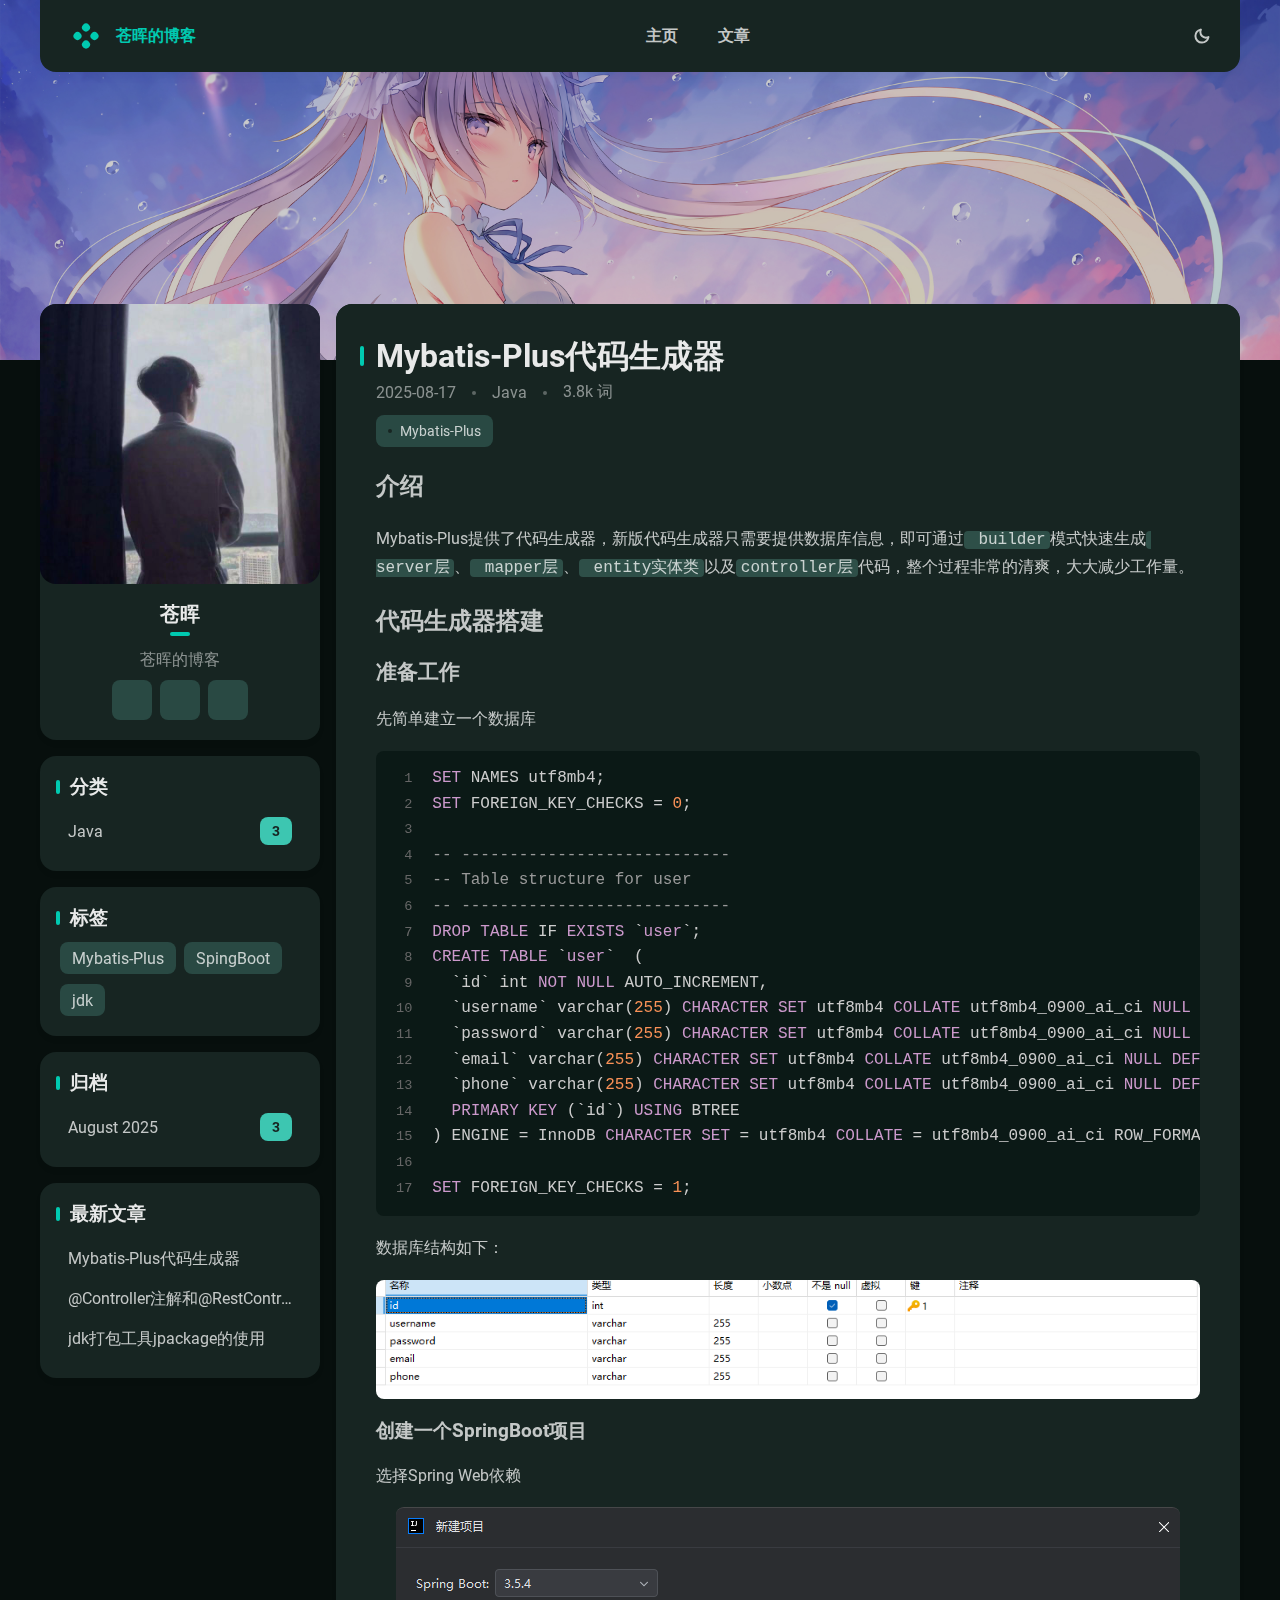
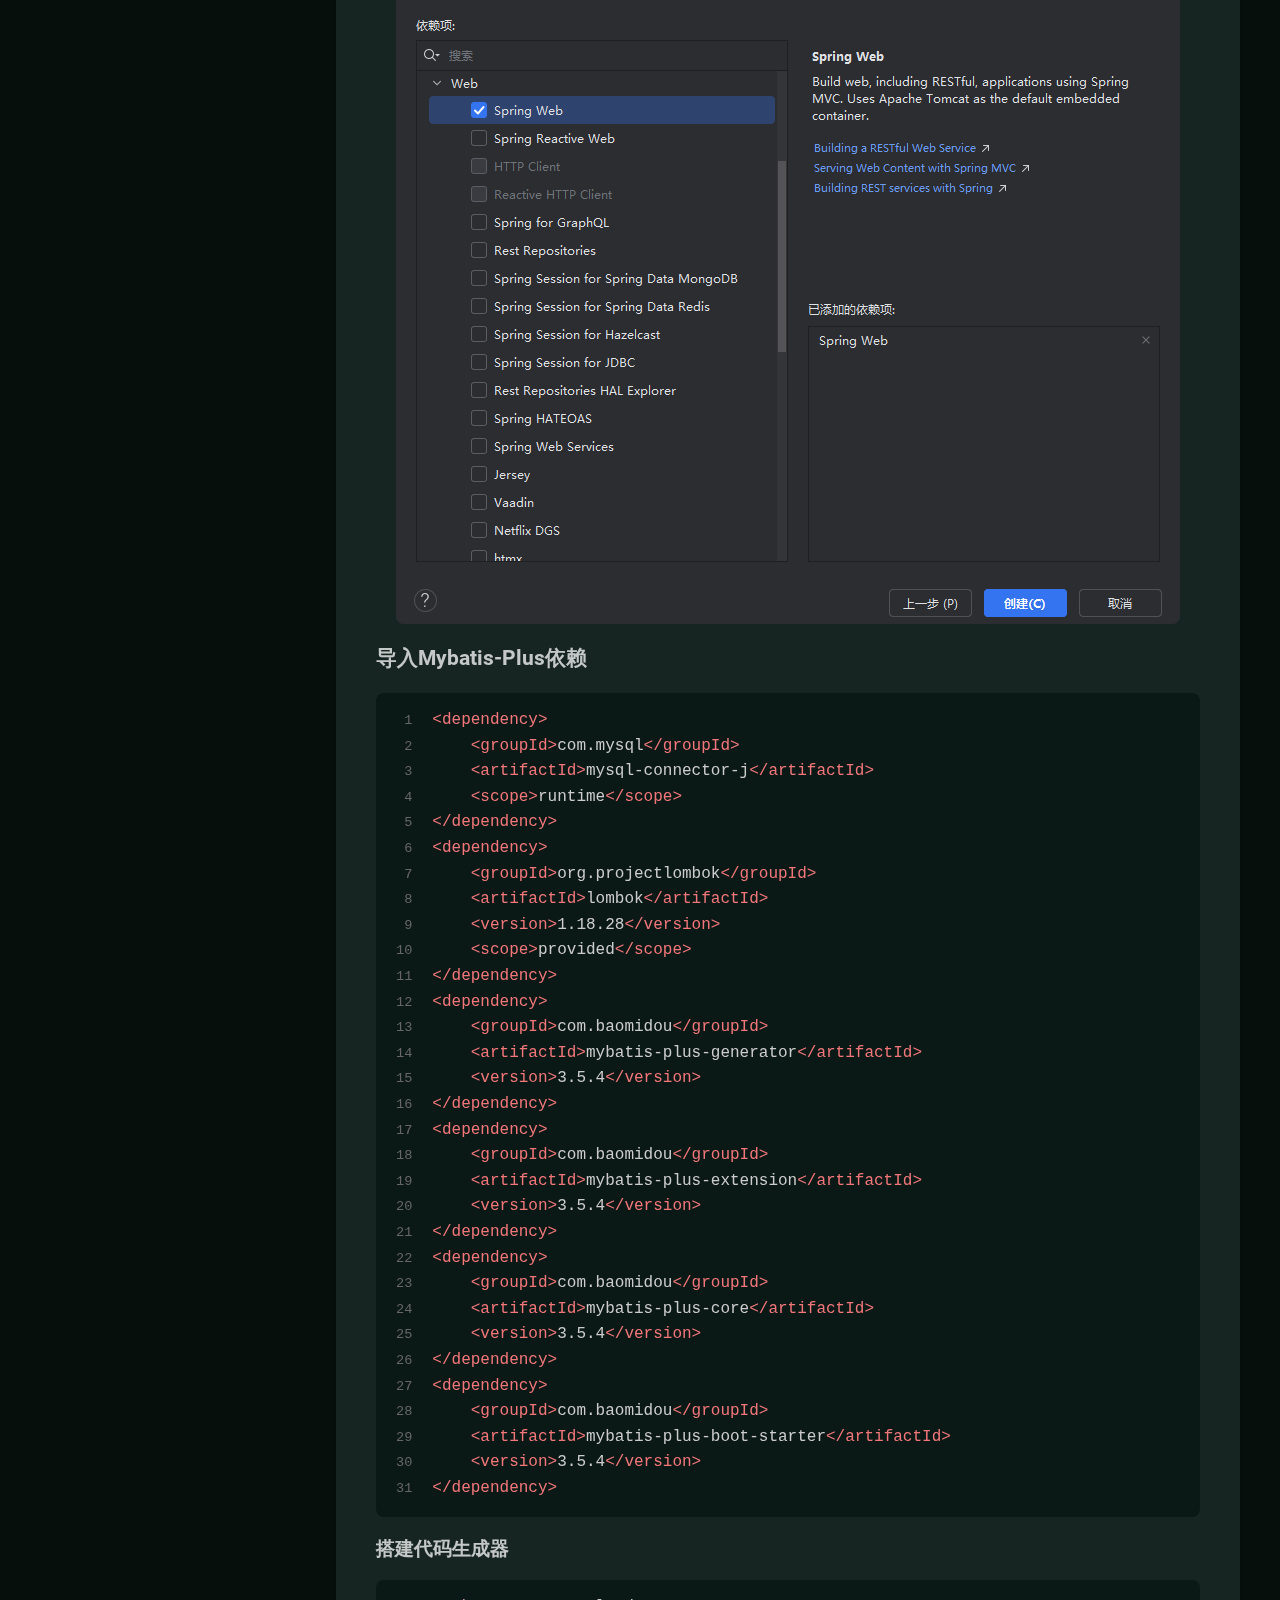
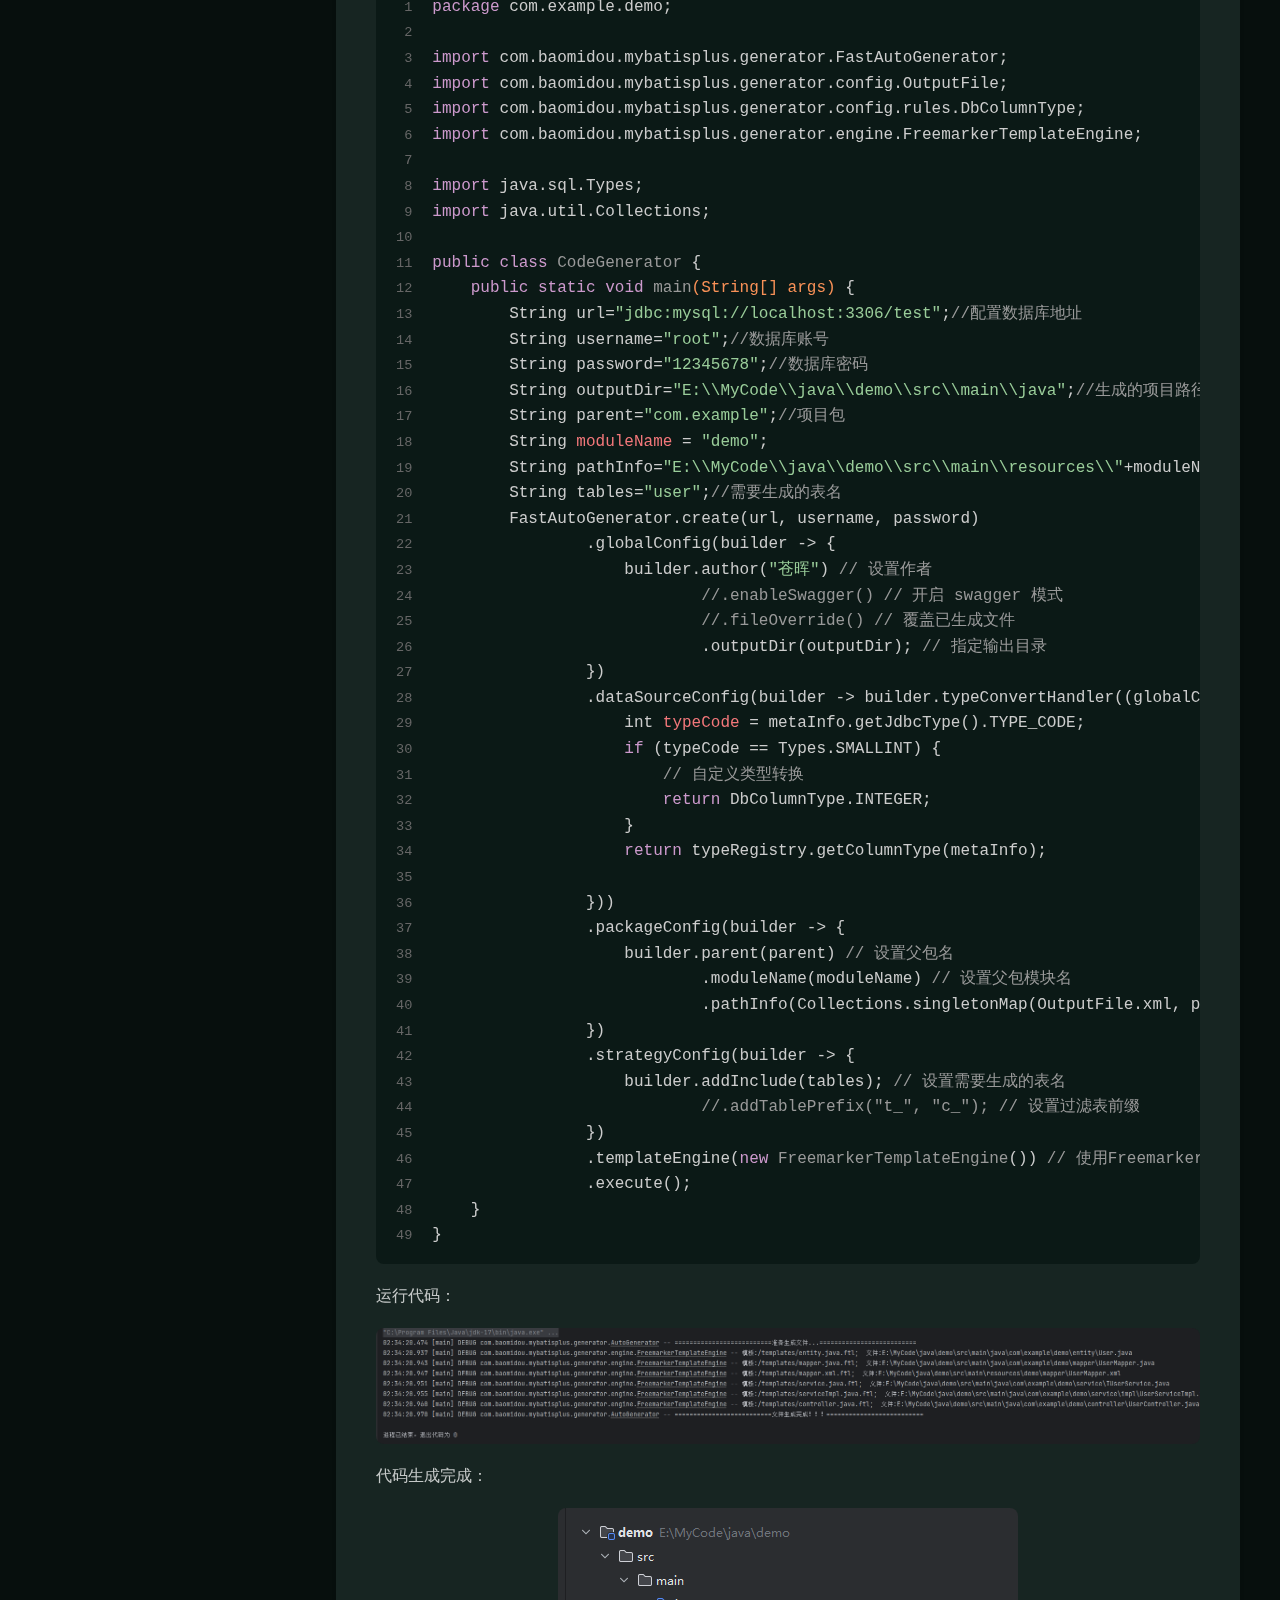
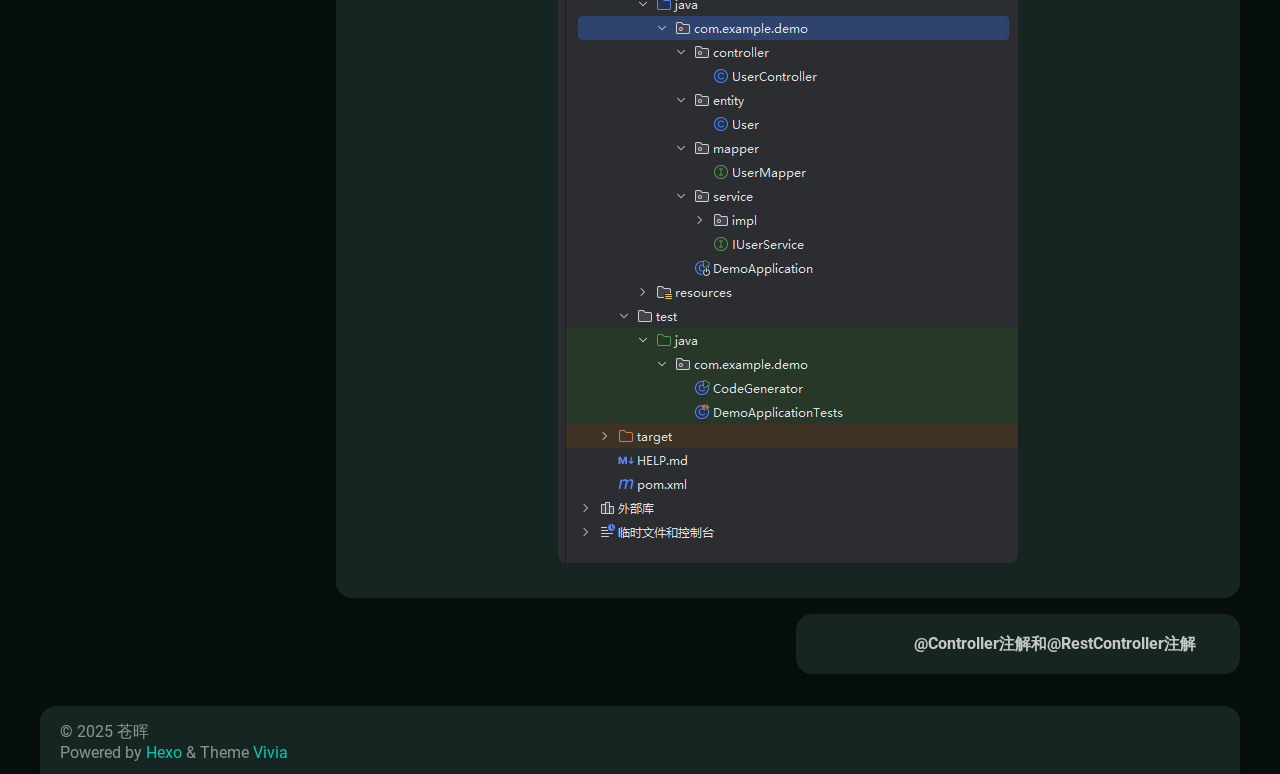
<file: 2025/08/17/Mybatis-Plus代码生成器/index.html>
<!DOCTYPE html>


<html theme="dark" showBanner="true" hasBanner="true" > 
<link href="https://cdn.staticfile.org/font-awesome/6.4.2/css/fontawesome.min.css" rel="stylesheet">
<link href="https://cdn.staticfile.org/font-awesome/6.4.2/css/brands.min.css" rel="stylesheet">
<link href="https://cdn.staticfile.org/font-awesome/6.4.2/css/solid.min.css" rel="stylesheet">
<script src="/js/color.global.min.js" ></script>
<script src="/js/load-settings.js" ></script>
<head>
  <meta charset="utf-8">
  
  
  

  
  <title>Mybatis-Plus代码生成器 | 苍晖的博客</title>
  <meta name="viewport" content="width=device-width, initial-scale=1, shrink-to-fit=no">

  <link rel="preload" href="/css/fonts/Roboto-Regular.ttf" as="font" type="font/ttf" crossorigin="anonymous">
  <link rel="preload" href="/css/fonts/Roboto-Bold.ttf" as="font" type="font/ttf" crossorigin="anonymous">

  <meta name="description" content="介绍Mybatis-Plus提供了代码生成器，新版代码生成器只需要提供数据库信息，即可通过 builder模式快速生成 server层、 mapper层、 entity实体类以及controller层代码，整个过程非常的清爽，大大减少工作量。 代码生成器搭建准备工作先简单建立一个数据库 1234567891011121314151617SET NAMES utf8mb4;SET FOREIGN_K">
<meta property="og:type" content="article">
<meta property="og:title" content="Mybatis-Plus代码生成器">
<meta property="og:url" content="http://example.com/2025/08/17/Mybatis-Plus%E4%BB%A3%E7%A0%81%E7%94%9F%E6%88%90%E5%99%A8/index.html">
<meta property="og:site_name" content="苍晖的博客">
<meta property="og:description" content="介绍Mybatis-Plus提供了代码生成器，新版代码生成器只需要提供数据库信息，即可通过 builder模式快速生成 server层、 mapper层、 entity实体类以及controller层代码，整个过程非常的清爽，大大减少工作量。 代码生成器搭建准备工作先简单建立一个数据库 1234567891011121314151617SET NAMES utf8mb4;SET FOREIGN_K">
<meta property="og:locale">
<meta property="og:image" content="http://example.com/2025/08/17/Mybatis-Plus%E4%BB%A3%E7%A0%81%E7%94%9F%E6%88%90%E5%99%A8/sql%E7%BB%93%E6%9E%84.png">
<meta property="og:image" content="http://example.com/2025/08/17/Mybatis-Plus%E4%BB%A3%E7%A0%81%E7%94%9F%E6%88%90%E5%99%A8/%E9%80%89%E6%8B%A9web%E4%BE%9D%E8%B5%96.png">
<meta property="og:image" content="http://example.com/2025/08/17/Mybatis-Plus%E4%BB%A3%E7%A0%81%E7%94%9F%E6%88%90%E5%99%A8/%E7%94%9F%E6%88%90%E4%BB%A3%E7%A0%81.png">
<meta property="og:image" content="http://example.com/2025/08/17/Mybatis-Plus%E4%BB%A3%E7%A0%81%E7%94%9F%E6%88%90%E5%99%A8/%E7%BB%93%E6%9D%9F.png">
<meta property="article:published_time" content="2025-08-16T17:55:00.000Z">
<meta property="article:modified_time" content="2025-08-16T18:59:06.284Z">
<meta property="article:author" content="John Doe">
<meta property="article:tag" content="Mybatis-Plus">
<meta name="twitter:card" content="summary">
<meta name="twitter:image" content="http://example.com/2025/08/17/Mybatis-Plus%E4%BB%A3%E7%A0%81%E7%94%9F%E6%88%90%E5%99%A8/sql%E7%BB%93%E6%9E%84.png">
  
  
    <link rel="icon" media="(prefers-color-scheme: light)" href="/images/favicon-light-32.png" sizes="32x32">
    <link rel="icon" media="(prefers-color-scheme: light)" href="/images/favicon-light-128.png" sizes="128x128">
    <link rel="icon" media="(prefers-color-scheme: light)" href="/images/favicon-light-180.png" sizes="180x180">
    <link rel="icon" media="(prefers-color-scheme: light)" href="/images/favicon-light-192.png" sizes="192x192">
    <link rel="icon" media="(prefers-color-scheme: dark)" href="/images/favicon-dark-32.png" sizes="32x32">
    <link rel="icon" media="(prefers-color-scheme: dark)" href="/images/favicon-dark-128.png" sizes="128x128">
    <link rel="icon" media="(prefers-color-scheme: dark)" href="/images/favicon-dark-180.png" sizes="180x180">
    <link rel="icon" media="(prefers-color-scheme: dark)" href="/images/favicon-dark-192.png" sizes="192x192">
  
  
  
<link rel="stylesheet" href="/css/style.css">

<meta name="generator" content="Hexo 7.3.0"></head>

<body>
  
  
    
<div id="banner" class="">
  <img src="/./bkg/bkg.jpg" itemprop="image">
  <div id="banner-dim"></div>
</div>
 
   
  <div id="main-grid" class="  ">
    <div id="nav" class=""  >
      <navbar id="navbar">
  <nav id="title-nav">
    <a href="/">
      <div id="vivia-logo">
        <div class="dot"></div>
        <div class="dot"></div>
        <div class="dot"></div>
        <div class="dot"></div>
      </div>
      <div>苍晖的博客 </div>
    </a>
  </nav>
  <nav id="main-nav">
    
      <a class="main-nav-link" href="/">主页</a>
    
      <a class="main-nav-link" href="/archives">文章</a>
    
  </nav>
  <nav id="sub-nav">
    <a id="theme-btn" class="nav-icon">
      <span class="light-mode-icon"><svg xmlns="http://www.w3.org/2000/svg" height="20" viewBox="0 -960 960 960" width="20"><path d="M438.5-829.913v-48q0-17.452 11.963-29.476 11.964-12.024 29.326-12.024 17.363 0 29.537 12.024t12.174 29.476v48q0 17.452-11.963 29.476-11.964 12.024-29.326 12.024-17.363 0-29.537-12.024T438.5-829.913Zm0 747.826v-48q0-17.452 11.963-29.476 11.964-12.024 29.326-12.024 17.363 0 29.537 12.024t12.174 29.476v48q0 17.452-11.963 29.476-11.964 12.024-29.326 12.024-17.363 0-29.537-12.024T438.5-82.087ZM877.913-438.5h-48q-17.452 0-29.476-11.963-12.024-11.964-12.024-29.326 0-17.363 12.024-29.537t29.476-12.174h48q17.452 0 29.476 11.963 12.024 11.964 12.024 29.326 0 17.363-12.024 29.537T877.913-438.5Zm-747.826 0h-48q-17.452 0-29.476-11.963-12.024-11.964-12.024-29.326 0-17.363 12.024-29.537T82.087-521.5h48q17.452 0 29.476 11.963 12.024 11.964 12.024 29.326 0 17.363-12.024 29.537T130.087-438.5Zm660.174-290.87-34.239 32q-12.913 12.674-29.565 12.174-16.653-.5-29.327-13.174-12.674-12.673-12.554-28.826.12-16.152 12.794-28.826l33-35q12.913-12.674 30.454-12.674t30.163 12.847q12.709 12.846 12.328 30.826-.38 17.98-13.054 30.653ZM262.63-203.978l-32 34q-12.913 12.674-30.454 12.674t-30.163-12.847q-12.709-12.846-12.328-30.826.38-17.98 13.054-30.653l33.239-31q12.913-12.674 29.565-12.174 16.653.5 29.327 13.174 12.674 12.673 12.554 28.826-.12 16.152-12.794 28.826Zm466.74 33.239-32-33.239q-12.674-12.913-12.174-29.565.5-16.653 13.174-29.327 12.673-12.674 28.826-13.054 16.152-.38 28.826 12.294l35 33q12.674 12.913 12.674 30.454t-12.847 30.163q-12.846 12.709-30.826 12.328-17.98-.38-30.653-13.054ZM203.978-697.37l-34-33q-12.674-12.913-13.174-29.945-.5-17.033 12.174-29.707t31.326-13.293q18.653-.62 31.326 13.054l32 34.239q11.674 12.913 11.174 29.565-.5 16.653-13.174 29.327-12.673 12.674-28.826 12.554-16.152-.12-28.826-12.794ZM480-240q-100 0-170-70t-70-170q0-100 70-170t170-70q100 0 170 70t70 170q0 100-70 170t-170 70Zm-.247-82q65.703 0 111.475-46.272Q637-414.544 637-480.247t-45.525-111.228Q545.95-637 480.247-637t-111.475 45.525Q323-545.95 323-480.247t45.525 111.975Q414.05-322 479.753-322ZM481-481Z"/></svg></span>
      <span class="dark-mode-icon"><svg xmlns="http://www.w3.org/2000/svg" height="20" viewBox="0 -960 960 960" width="20"><path d="M480.239-116.413q-152.63 0-258.228-105.478Q116.413-327.37 116.413-480q0-130.935 77.739-227.435t206.304-125.043q43.022-9.631 63.87 10.869t3.478 62.805q-8.891 22.043-14.315 44.463-5.424 22.42-5.424 46.689 0 91.694 64.326 155.879 64.325 64.186 156.218 64.186 24.369 0 46.978-4.946 22.609-4.945 44.413-14.076 42.826-17.369 62.967 1.142 20.142 18.511 10.511 61.054Q807.174-280 712.63-198.206q-94.543 81.793-232.391 81.793Zm0-95q79.783 0 143.337-40.217 63.554-40.218 95.793-108.283-15.608 4.044-31.097 5.326-15.49 1.283-31.859.805-123.706-4.066-210.777-90.539-87.071-86.473-91.614-212.092-.24-16.369.923-31.978 1.164-15.609 5.446-30.978-67.826 32.478-108.282 96.152Q211.652-559.543 211.652-480q0 111.929 78.329 190.258 78.329 78.329 190.258 78.329ZM466.13-465.891Z"/></svg></span>
    </a>
    
    <div id="nav-menu-btn" class="nav-icon">
      <svg xmlns="http://www.w3.org/2000/svg" height="20" viewBox="0 -960 960 960" width="20"><path d="M177.37-252.282q-17.453 0-29.477-11.964-12.024-11.963-12.024-29.326t12.024-29.537q12.024-12.174 29.477-12.174h605.26q17.453 0 29.477 11.964 12.024 11.963 12.024 29.326t-12.024 29.537q-12.024 12.174-29.477 12.174H177.37Zm0-186.218q-17.453 0-29.477-11.963-12.024-11.964-12.024-29.326 0-17.363 12.024-29.537T177.37-521.5h605.26q17.453 0 29.477 11.963 12.024 11.964 12.024 29.326 0 17.363-12.024 29.537T782.63-438.5H177.37Zm0-186.217q-17.453 0-29.477-11.964-12.024-11.963-12.024-29.326t12.024-29.537q12.024-12.174 29.477-12.174h605.26q17.453 0 29.477 11.964 12.024 11.963 12.024 29.326t-12.024 29.537q-12.024 12.174-29.477 12.174H177.37Z"/></svg>
    </div>
  </nav>
</navbar>
<div id="nav-dropdown" class="hidden">
  <div id="dropdown-link-list">
    
      <a class="nav-dropdown-link" href="/">主页</a>
    
      <a class="nav-dropdown-link" href="/archives">文章</a>
    
     
    </div>
</div>
<script>
  let dropdownBtn = document.getElementById("nav-menu-btn");
  let dropdownEle = document.getElementById("nav-dropdown");
  dropdownBtn.onclick = function() {
    dropdownEle.classList.toggle("hidden");
  }
</script>
    </div>
    <div id="sidebar-wrapper">
      <sidebar id="sidebar">
  
    <div class="widget-wrap">
  <div class="info-card">
    <div class="avatar">
      
        <image src=/./bkg/%E5%A4%B4%E5%83%8F.jpg></image>
      
      <div class="img-dim"></div>
    </div>
    <div class="info">
      <div class="username">苍晖 </div>
      <div class="dot"></div>
      <div class="subtitle">苍晖的博客 </div>
      <div class="link-list">
        
          <a class="link-btn" target="_blank" rel="noopener" href="https://twitter.com" title="Twitter"><i class="fa-brands fa-twitter"></i></a>
        
          <a class="link-btn" target="_blank" rel="noopener" href="https://store.steampowered.com" title="Steam"><i class="fa-brands fa-steam"></i></a>
        
          <a class="link-btn" target="_blank" rel="noopener" href="https://github.com/canghuicc" title="GitHub"><i class="fa-brands fa-github"></i></a>
         
      </div>  
    </div>
  </div>
</div>

  
  <div class="sticky">
    
      


  <div class="widget-wrap">
    <div class="widget">
      <h3 class="widget-title">分类</h3>
      <div class="category-box">
            <a class="category-link" href="/categories/Java/">
                Java
                <div class="category-count">3</div>
            </a>
        </div>
    </div>
  </div>


    
      
  <div class="widget-wrap">
    <div class="widget">
      <h3 class="widget-title">标签</h3>
      <ul class="widget-tag-list" itemprop="keywords"><li class="widget-tag-list-item"><a class="widget-tag-list-link" href="/tags/Mybatis-Plus/" rel="tag">Mybatis-Plus</a></li><li class="widget-tag-list-item"><a class="widget-tag-list-link" href="/tags/SpingBoot/" rel="tag">SpingBoot</a></li><li class="widget-tag-list-item"><a class="widget-tag-list-link" href="/tags/jdk/" rel="tag">jdk</a></li></ul>
    </div>
  </div>


    
      
  <div class="widget-wrap">
    <div class="widget">
      <h3 class="widget-title">归档</h3>
      
      
        <a class="archive-link" href="/archives/2025/08 ">
          August 2025 
          <div class="archive-count">3 </div>
        </a>
      
    </div>
  </div>


    
      
  <div class="widget-wrap">
    <div class="widget">
      <h3 class="widget-title">最新文章</h3>
      <ul>
        
          <a class="recent-link" href="/2025/08/17/Mybatis-Plus%E4%BB%A3%E7%A0%81%E7%94%9F%E6%88%90%E5%99%A8/" title="Mybatis-Plus代码生成器" >
            <div class="recent-link-text">
              Mybatis-Plus代码生成器
            </div>
          </a>
        
          <a class="recent-link" href="/2025/08/16/@Controller%E6%B3%A8%E8%A7%A3%E5%92%8C@RestController%E6%B3%A8%E8%A7%A3/" title="@Controller注解和@RestController注解" >
            <div class="recent-link-text">
              @Controller注解和@RestController注解
            </div>
          </a>
        
          <a class="recent-link" href="/2025/08/16/jdk%E6%89%93%E5%8C%85%E5%B7%A5%E5%85%B7jpackage%E7%9A%84%E4%BD%BF%E7%94%A8/" title="jdk打包工具jpackage的使用" >
            <div class="recent-link-text">
              jdk打包工具jpackage的使用
            </div>
          </a>
        
      </ul>
    </div>
  </div>

    
  </div>
</sidebar>
    </div>
    <div id="content-body">
       


<article id="post-Mybatis-Plus代码生成器" class="h-entry article article-type-post" itemprop="blogPost" itemscope itemtype="https://schema.org/BlogPosting">
  
    
   
  <div class="article-inner">
    <div class="article-main">
      <header class="article-header">
        
<div class="main-title-bar">
  <div class="main-title-dot"></div>
  
    
      <h1 class="p-name article-title" itemprop="headline name">
        Mybatis-Plus代码生成器
      </h1>
    
  
</div>

        <div class='meta-info-bar'>
          <div class="meta-info">
  <time class="dt-published" datetime="2025-08-16T17:55:00.000Z" itemprop="datePublished">2025-08-17</time>
</div>
          <div class="need-seperator meta-info">
            <div class="meta-cate-flex">
  
  <a class="meta-cate-link" href="/categories/Java/">Java</a>
   
</div>
  
          </div>
          <div class="wordcount need-seperator meta-info">
            3.8k 词 
          </div>
        </div>
        
  <ul class="article-tag-list" itemprop="keywords"><li class="article-tag-list-item"><a class="article-tag-list-link" href="/tags/Mybatis-Plus/" rel="tag">Mybatis-Plus</a></li></ul>

      </header>
      <div class="e-content article-entry" itemprop="articleBody">
        
          <h2 id="介绍"><a href="#介绍" class="headerlink" title="介绍"></a>介绍</h2><p>Mybatis-Plus提供了代码生成器，新版代码生成器只需要提供数据库信息，即可通过<code> builder</code>模式快速生成<code> server层</code>、<code> mapper层</code>、<code> entity实体类</code>以及<code>controller层</code>代码，整个过程非常的清爽，大大减少工作量。</p>
<h2 id="代码生成器搭建"><a href="#代码生成器搭建" class="headerlink" title="代码生成器搭建"></a>代码生成器搭建</h2><h3 id="准备工作"><a href="#准备工作" class="headerlink" title="准备工作"></a>准备工作</h3><p>先简单建立一个数据库</p>
<figure class="highlight sql"><table><tr><td class="gutter"><pre><span class="line">1</span><br><span class="line">2</span><br><span class="line">3</span><br><span class="line">4</span><br><span class="line">5</span><br><span class="line">6</span><br><span class="line">7</span><br><span class="line">8</span><br><span class="line">9</span><br><span class="line">10</span><br><span class="line">11</span><br><span class="line">12</span><br><span class="line">13</span><br><span class="line">14</span><br><span class="line">15</span><br><span class="line">16</span><br><span class="line">17</span><br></pre></td><td class="code"><pre><span class="line"><span class="keyword">SET</span> NAMES utf8mb4;</span><br><span class="line"><span class="keyword">SET</span> FOREIGN_KEY_CHECKS <span class="operator">=</span> <span class="number">0</span>;</span><br><span class="line"></span><br><span class="line"><span class="comment">-- ----------------------------</span></span><br><span class="line"><span class="comment">-- Table structure for user</span></span><br><span class="line"><span class="comment">-- ----------------------------</span></span><br><span class="line"><span class="keyword">DROP</span> <span class="keyword">TABLE</span> IF <span class="keyword">EXISTS</span> `<span class="keyword">user</span>`;</span><br><span class="line"><span class="keyword">CREATE TABLE</span> `<span class="keyword">user</span>`  (</span><br><span class="line">  `id` <span class="type">int</span> <span class="keyword">NOT NULL</span> AUTO_INCREMENT,</span><br><span class="line">  `username` <span class="type">varchar</span>(<span class="number">255</span>) <span class="keyword">CHARACTER SET</span> utf8mb4 <span class="keyword">COLLATE</span> utf8mb4_0900_ai_ci <span class="keyword">NULL</span> <span class="keyword">DEFAULT</span> <span class="keyword">NULL</span>,</span><br><span class="line">  `password` <span class="type">varchar</span>(<span class="number">255</span>) <span class="keyword">CHARACTER SET</span> utf8mb4 <span class="keyword">COLLATE</span> utf8mb4_0900_ai_ci <span class="keyword">NULL</span> <span class="keyword">DEFAULT</span> <span class="keyword">NULL</span>,</span><br><span class="line">  `email` <span class="type">varchar</span>(<span class="number">255</span>) <span class="keyword">CHARACTER SET</span> utf8mb4 <span class="keyword">COLLATE</span> utf8mb4_0900_ai_ci <span class="keyword">NULL</span> <span class="keyword">DEFAULT</span> <span class="keyword">NULL</span>,</span><br><span class="line">  `phone` <span class="type">varchar</span>(<span class="number">255</span>) <span class="keyword">CHARACTER SET</span> utf8mb4 <span class="keyword">COLLATE</span> utf8mb4_0900_ai_ci <span class="keyword">NULL</span> <span class="keyword">DEFAULT</span> <span class="keyword">NULL</span>,</span><br><span class="line">  <span class="keyword">PRIMARY KEY</span> (`id`) <span class="keyword">USING</span> BTREE</span><br><span class="line">) ENGINE <span class="operator">=</span> InnoDB <span class="keyword">CHARACTER SET</span> <span class="operator">=</span> utf8mb4 <span class="keyword">COLLATE</span> <span class="operator">=</span> utf8mb4_0900_ai_ci ROW_FORMAT <span class="operator">=</span> <span class="keyword">Dynamic</span>;</span><br><span class="line"></span><br><span class="line"><span class="keyword">SET</span> FOREIGN_KEY_CHECKS <span class="operator">=</span> <span class="number">1</span>;</span><br></pre></td></tr></table></figure>

<p>数据库结构如下：</p>
<p><img src="/2025/08/17/Mybatis-Plus%E4%BB%A3%E7%A0%81%E7%94%9F%E6%88%90%E5%99%A8/sql%E7%BB%93%E6%9E%84.png"></p>
<h4 id="创建一个SpringBoot项目"><a href="#创建一个SpringBoot项目" class="headerlink" title="创建一个SpringBoot项目"></a>创建一个SpringBoot项目</h4><p>选择Spring Web依赖</p>
<p><img src="/2025/08/17/Mybatis-Plus%E4%BB%A3%E7%A0%81%E7%94%9F%E6%88%90%E5%99%A8/%E9%80%89%E6%8B%A9web%E4%BE%9D%E8%B5%96.png"></p>
<h3 id="导入Mybatis-Plus依赖"><a href="#导入Mybatis-Plus依赖" class="headerlink" title="导入Mybatis-Plus依赖"></a>导入Mybatis-Plus依赖</h3><figure class="highlight xml"><table><tr><td class="gutter"><pre><span class="line">1</span><br><span class="line">2</span><br><span class="line">3</span><br><span class="line">4</span><br><span class="line">5</span><br><span class="line">6</span><br><span class="line">7</span><br><span class="line">8</span><br><span class="line">9</span><br><span class="line">10</span><br><span class="line">11</span><br><span class="line">12</span><br><span class="line">13</span><br><span class="line">14</span><br><span class="line">15</span><br><span class="line">16</span><br><span class="line">17</span><br><span class="line">18</span><br><span class="line">19</span><br><span class="line">20</span><br><span class="line">21</span><br><span class="line">22</span><br><span class="line">23</span><br><span class="line">24</span><br><span class="line">25</span><br><span class="line">26</span><br><span class="line">27</span><br><span class="line">28</span><br><span class="line">29</span><br><span class="line">30</span><br><span class="line">31</span><br></pre></td><td class="code"><pre><span class="line"><span class="tag">&lt;<span class="name">dependency</span>&gt;</span></span><br><span class="line">    <span class="tag">&lt;<span class="name">groupId</span>&gt;</span>com.mysql<span class="tag">&lt;/<span class="name">groupId</span>&gt;</span></span><br><span class="line">    <span class="tag">&lt;<span class="name">artifactId</span>&gt;</span>mysql-connector-j<span class="tag">&lt;/<span class="name">artifactId</span>&gt;</span></span><br><span class="line">    <span class="tag">&lt;<span class="name">scope</span>&gt;</span>runtime<span class="tag">&lt;/<span class="name">scope</span>&gt;</span></span><br><span class="line"><span class="tag">&lt;/<span class="name">dependency</span>&gt;</span></span><br><span class="line"><span class="tag">&lt;<span class="name">dependency</span>&gt;</span></span><br><span class="line">    <span class="tag">&lt;<span class="name">groupId</span>&gt;</span>org.projectlombok<span class="tag">&lt;/<span class="name">groupId</span>&gt;</span></span><br><span class="line">    <span class="tag">&lt;<span class="name">artifactId</span>&gt;</span>lombok<span class="tag">&lt;/<span class="name">artifactId</span>&gt;</span></span><br><span class="line">    <span class="tag">&lt;<span class="name">version</span>&gt;</span>1.18.28<span class="tag">&lt;/<span class="name">version</span>&gt;</span></span><br><span class="line">    <span class="tag">&lt;<span class="name">scope</span>&gt;</span>provided<span class="tag">&lt;/<span class="name">scope</span>&gt;</span></span><br><span class="line"><span class="tag">&lt;/<span class="name">dependency</span>&gt;</span></span><br><span class="line"><span class="tag">&lt;<span class="name">dependency</span>&gt;</span></span><br><span class="line">    <span class="tag">&lt;<span class="name">groupId</span>&gt;</span>com.baomidou<span class="tag">&lt;/<span class="name">groupId</span>&gt;</span></span><br><span class="line">    <span class="tag">&lt;<span class="name">artifactId</span>&gt;</span>mybatis-plus-generator<span class="tag">&lt;/<span class="name">artifactId</span>&gt;</span></span><br><span class="line">    <span class="tag">&lt;<span class="name">version</span>&gt;</span>3.5.4<span class="tag">&lt;/<span class="name">version</span>&gt;</span></span><br><span class="line"><span class="tag">&lt;/<span class="name">dependency</span>&gt;</span></span><br><span class="line"><span class="tag">&lt;<span class="name">dependency</span>&gt;</span></span><br><span class="line">    <span class="tag">&lt;<span class="name">groupId</span>&gt;</span>com.baomidou<span class="tag">&lt;/<span class="name">groupId</span>&gt;</span></span><br><span class="line">    <span class="tag">&lt;<span class="name">artifactId</span>&gt;</span>mybatis-plus-extension<span class="tag">&lt;/<span class="name">artifactId</span>&gt;</span></span><br><span class="line">    <span class="tag">&lt;<span class="name">version</span>&gt;</span>3.5.4<span class="tag">&lt;/<span class="name">version</span>&gt;</span></span><br><span class="line"><span class="tag">&lt;/<span class="name">dependency</span>&gt;</span></span><br><span class="line"><span class="tag">&lt;<span class="name">dependency</span>&gt;</span></span><br><span class="line">    <span class="tag">&lt;<span class="name">groupId</span>&gt;</span>com.baomidou<span class="tag">&lt;/<span class="name">groupId</span>&gt;</span></span><br><span class="line">    <span class="tag">&lt;<span class="name">artifactId</span>&gt;</span>mybatis-plus-core<span class="tag">&lt;/<span class="name">artifactId</span>&gt;</span></span><br><span class="line">    <span class="tag">&lt;<span class="name">version</span>&gt;</span>3.5.4<span class="tag">&lt;/<span class="name">version</span>&gt;</span></span><br><span class="line"><span class="tag">&lt;/<span class="name">dependency</span>&gt;</span></span><br><span class="line"><span class="tag">&lt;<span class="name">dependency</span>&gt;</span></span><br><span class="line">    <span class="tag">&lt;<span class="name">groupId</span>&gt;</span>com.baomidou<span class="tag">&lt;/<span class="name">groupId</span>&gt;</span></span><br><span class="line">    <span class="tag">&lt;<span class="name">artifactId</span>&gt;</span>mybatis-plus-boot-starter<span class="tag">&lt;/<span class="name">artifactId</span>&gt;</span></span><br><span class="line">    <span class="tag">&lt;<span class="name">version</span>&gt;</span>3.5.4<span class="tag">&lt;/<span class="name">version</span>&gt;</span></span><br><span class="line"><span class="tag">&lt;/<span class="name">dependency</span>&gt;</span></span><br></pre></td></tr></table></figure>

<h4 id="搭建代码生成器"><a href="#搭建代码生成器" class="headerlink" title="搭建代码生成器"></a>搭建代码生成器</h4><figure class="highlight java"><table><tr><td class="gutter"><pre><span class="line">1</span><br><span class="line">2</span><br><span class="line">3</span><br><span class="line">4</span><br><span class="line">5</span><br><span class="line">6</span><br><span class="line">7</span><br><span class="line">8</span><br><span class="line">9</span><br><span class="line">10</span><br><span class="line">11</span><br><span class="line">12</span><br><span class="line">13</span><br><span class="line">14</span><br><span class="line">15</span><br><span class="line">16</span><br><span class="line">17</span><br><span class="line">18</span><br><span class="line">19</span><br><span class="line">20</span><br><span class="line">21</span><br><span class="line">22</span><br><span class="line">23</span><br><span class="line">24</span><br><span class="line">25</span><br><span class="line">26</span><br><span class="line">27</span><br><span class="line">28</span><br><span class="line">29</span><br><span class="line">30</span><br><span class="line">31</span><br><span class="line">32</span><br><span class="line">33</span><br><span class="line">34</span><br><span class="line">35</span><br><span class="line">36</span><br><span class="line">37</span><br><span class="line">38</span><br><span class="line">39</span><br><span class="line">40</span><br><span class="line">41</span><br><span class="line">42</span><br><span class="line">43</span><br><span class="line">44</span><br><span class="line">45</span><br><span class="line">46</span><br><span class="line">47</span><br><span class="line">48</span><br><span class="line">49</span><br></pre></td><td class="code"><pre><span class="line"><span class="keyword">package</span> com.example.demo;</span><br><span class="line"></span><br><span class="line"><span class="keyword">import</span> com.baomidou.mybatisplus.generator.FastAutoGenerator;</span><br><span class="line"><span class="keyword">import</span> com.baomidou.mybatisplus.generator.config.OutputFile;</span><br><span class="line"><span class="keyword">import</span> com.baomidou.mybatisplus.generator.config.rules.DbColumnType;</span><br><span class="line"><span class="keyword">import</span> com.baomidou.mybatisplus.generator.engine.FreemarkerTemplateEngine;</span><br><span class="line"></span><br><span class="line"><span class="keyword">import</span> java.sql.Types;</span><br><span class="line"><span class="keyword">import</span> java.util.Collections;</span><br><span class="line"></span><br><span class="line"><span class="keyword">public</span> <span class="keyword">class</span> <span class="title class_">CodeGenerator</span> &#123;</span><br><span class="line">    <span class="keyword">public</span> <span class="keyword">static</span> <span class="keyword">void</span> <span class="title function_">main</span><span class="params">(String[] args)</span> &#123;</span><br><span class="line">        String url=<span class="string">&quot;jdbc:mysql://localhost:3306/test&quot;</span>;<span class="comment">//配置数据库地址</span></span><br><span class="line">        String username=<span class="string">&quot;root&quot;</span>;<span class="comment">//数据库账号</span></span><br><span class="line">        String password=<span class="string">&quot;12345678&quot;</span>;<span class="comment">//数据库密码</span></span><br><span class="line">        String outputDir=<span class="string">&quot;E:\\MyCode\\java\\demo\\src\\main\\java&quot;</span>;<span class="comment">//生成的项目路径</span></span><br><span class="line">        String parent=<span class="string">&quot;com.example&quot;</span>;<span class="comment">//项目包</span></span><br><span class="line">        <span class="type">String</span> <span class="variable">moduleName</span> <span class="operator">=</span> <span class="string">&quot;demo&quot;</span>;</span><br><span class="line">        String pathInfo=<span class="string">&quot;E:\\MyCode\\java\\demo\\src\\main\\resources\\&quot;</span>+moduleName+<span class="string">&quot;\\mapper&quot;</span>;<span class="comment">//mapper地址</span></span><br><span class="line">        String tables=<span class="string">&quot;user&quot;</span>;<span class="comment">//需要生成的表名</span></span><br><span class="line">        FastAutoGenerator.create(url, username, password)</span><br><span class="line">                .globalConfig(builder -&gt; &#123;</span><br><span class="line">                    builder.author(<span class="string">&quot;苍晖&quot;</span>) <span class="comment">// 设置作者</span></span><br><span class="line">                            <span class="comment">//.enableSwagger() // 开启 swagger 模式</span></span><br><span class="line">                            <span class="comment">//.fileOverride() // 覆盖已生成文件</span></span><br><span class="line">                            .outputDir(outputDir); <span class="comment">// 指定输出目录</span></span><br><span class="line">                &#125;)</span><br><span class="line">                .dataSourceConfig(builder -&gt; builder.typeConvertHandler((globalConfig, typeRegistry, metaInfo) -&gt; &#123;</span><br><span class="line">                    <span class="type">int</span> <span class="variable">typeCode</span> <span class="operator">=</span> metaInfo.getJdbcType().TYPE_CODE;</span><br><span class="line">                    <span class="keyword">if</span> (typeCode == Types.SMALLINT) &#123;</span><br><span class="line">                        <span class="comment">// 自定义类型转换</span></span><br><span class="line">                        <span class="keyword">return</span> DbColumnType.INTEGER;</span><br><span class="line">                    &#125;</span><br><span class="line">                    <span class="keyword">return</span> typeRegistry.getColumnType(metaInfo);</span><br><span class="line"></span><br><span class="line">                &#125;))</span><br><span class="line">                .packageConfig(builder -&gt; &#123;</span><br><span class="line">                    builder.parent(parent) <span class="comment">// 设置父包名</span></span><br><span class="line">                            .moduleName(moduleName) <span class="comment">// 设置父包模块名</span></span><br><span class="line">                            .pathInfo(Collections.singletonMap(OutputFile.xml, pathInfo)); <span class="comment">// 设置mapperXml生成路径</span></span><br><span class="line">                &#125;)</span><br><span class="line">                .strategyConfig(builder -&gt; &#123;</span><br><span class="line">                    builder.addInclude(tables); <span class="comment">// 设置需要生成的表名</span></span><br><span class="line">                            <span class="comment">//.addTablePrefix(&quot;t_&quot;, &quot;c_&quot;); // 设置过滤表前缀</span></span><br><span class="line">                &#125;)</span><br><span class="line">                .templateEngine(<span class="keyword">new</span> <span class="title class_">FreemarkerTemplateEngine</span>()) <span class="comment">// 使用Freemarker引擎模板，默认的是Velocity引擎模板</span></span><br><span class="line">                .execute();</span><br><span class="line">    &#125;</span><br><span class="line">&#125;</span><br></pre></td></tr></table></figure>

<p>运行代码：</p>
<p><img src="/2025/08/17/Mybatis-Plus%E4%BB%A3%E7%A0%81%E7%94%9F%E6%88%90%E5%99%A8/%E7%94%9F%E6%88%90%E4%BB%A3%E7%A0%81.png"></p>
<p>代码生成完成：</p>
<p><img src="/2025/08/17/Mybatis-Plus%E4%BB%A3%E7%A0%81%E7%94%9F%E6%88%90%E5%99%A8/%E7%BB%93%E6%9D%9F.png"></p>

        
      </div>

         
    </div>
    
     
  </div>
  
    
<nav id="article-nav">
  <a class="article-nav-btn left  disabled "
     >
    <i class="fa-solid fa-angle-left"></i>
    <p class="title-text">
        
    </p>
  </a>
  <a class="article-nav-btn right "
    
      href="/2025/08/16/@Controller%E6%B3%A8%E8%A7%A3%E5%92%8C@RestController%E6%B3%A8%E8%A7%A3/"
      title="@Controller注解和@RestController注解"
     >

    <p class="title-text">
      
        @Controller注解和@RestController注解
        
    </p>
    <i class="fa-solid fa-angle-right"></i>
  </a>
</nav>


  
</article>






    </div>
    <div id="footer-wrapper">
      <footer id="footer">
  
  <div id="footer-info" class="inner">
    
    &copy; 2025 苍晖<br>
    Powered by <a href="https://hexo.io/" target="_blank">Hexo</a> & Theme <a target="_blank" rel="noopener" href="https://github.com/saicaca/hexo-theme-vivia">Vivia</a>
  </div>
</footer>

    </div>
    <div class="back-to-top-wrapper">
    <button id="back-to-top-btn" class="back-to-top-btn hide" onclick="topFunction()">
        <i class="fa-solid fa-angle-up"></i>
    </button>
</div>

<script>
    function topFunction() {
        window.scroll({ top: 0, behavior: 'smooth' });
    }
    let btn = document.getElementById('back-to-top-btn');
    function scrollFunction() {
        if (document.body.scrollTop > 600 || document.documentElement.scrollTop > 600) {
            btn.classList.remove('hide')
        } else {
            btn.classList.add('hide')
        }
    }
    window.onscroll = function() {
        scrollFunction();
    }
</script>

  </div>
  <script src="/js/light-dark-switch.js"></script>
</body>
</html>
</file>
<file: css/style.css>
:root {
  --neut-L90: rgba(255,255,255,0.9);
  --neut-L75: rgba(255,255,255,0.75);
  --neut-L50: rgba(255,255,255,0.5);
  --neut-L30: rgba(255,255,255,0.3);
  --neut-L10: rgba(255,255,255,0.1);
  --banner-dim: rgba(0,0,0,0.2);
  --primary-hue: 180;
  --main-title: rgba(255,255,255,0.9);
  --btn-content: var(--neut-L75);
  --btn-content-hover: var(--btn-content);
  --card-btn-bg: var(--card-background);
  --card-btn-icon: var(--primary);
  --btn-text-neutral-text: var(--neut-L75);
  --btn-text-content: var(--primary);
  --btn-text-light-text: var(--primary);
  --title-hover: var(--primary);
  --light-dot: var(--primary);
  --article-meta: rgba(255,255,255,0.5);
  --article-text: rgba(255,255,255,0.75);
  --info-name: rgba(255,255,255,0.9);
  --info-sub: rgba(255,255,255,0.5);
  --link: var(--primary);
  --color-picker-border: var(--primary);
  --color-picker-thumb: var(--primary);
  --pagenav-curr-bg: var(--primary);
  --widget-title: var(--main-title);
  --archive-year: var(--neut-L75);
  --archive-date: var(--neut-L50);
  --archive-title: var(--neut-L75);
  --archive-tags: var(--neut-L30);
  --archive-dashline: var(--neut-L10);
  --primary-btn-bg: var(--primary);
  --img-overlay: rgba(0,0,0,0.1);
  --sidebar-width: 280px;
  --display-light-icon: 0;
  --display-dark-icon: 1;
}
@supports (color: oklch(0 0 0)) {
  :root {
    --primary: oklch(0.75 0.14 var(--primary-hue));
    --nav-dropdown-bg: oklch(0.2 0.02 var(--primary-hue));
    --page-background: oklch(0.16 0.014 var(--primary-hue));
    --card-background: oklch(0.25 0.02 var(--primary-hue));
    --btn-bg: oklch(0.38 0.04 var(--primary-hue));
    --btn-hover: oklch(0.45 0.045 var(--primary-hue));
    --btn-active: oklch(0.5 0.05 var(--primary-hue));
    --card-btn-hover: oklch(0.3 0.03 var(--primary-hue));
    --card-btn-active: oklch(0.35 0.035 var(--primary-hue));
    --btn-text-hover: oklch(0.2 0.02 var(--primary-hue));
    --btn-text-active: oklch(0.17 0.017 var(--primary-hue));
    --timeline-dim-dot: oklch(0.5 0.05 var(--primary-hue));
    --title-active: oklch(0.65 0.12 var(--primary-hue));
    --tag-dot: oklch(0.25 0.02 var(--primary-hue));
    --highlight-selection: oklch(0.35 0.035 var(--primary-hue));
    --article-code-bg: oklch(0.4 0.04 var(--primary-hue));
    --article-block: oklch(0.2 0.02 var(--primary-hue));
    --link-hover-bg: oklch(0.4 0.08 var(--primary-hue));
    --link-active-bg: oklch(0.35 0.07 var(--primary-hue));
    --blockquote-bg: oklch(0.2 0.02 var(--primary-hue));
    --color-picker-range: oklch(0.4 0.04 var(--primary-hue));
    --badge-bg: oklch(0.75 0.12 var(--primary-hue));
    --text-on-light: oklch(0.25 0.02 var(--primary-hue));
    --pagenav-curr-text: oklch(0.25 0.02 var(--primary-hue));
    --input-field: oklch(0.2 0.02 var(--primary-hue));
    --primary-btn-text: oklch(0.25 0.02 var(--primary-hue));
    --enter-btn-bg: oklch(0.2 0.02 var(--primary-hue));
    --enter-btn-hover: oklch(0.3 0.03 var(--primary-hue));
    --enter-btn-active: oklch(0.35 0.035 var(--primary-hue));
    --selection-bg: oklch(0.4 0.08 var(--primary-hue));
    --code-block-selection-bg: oklch(0.4 0.08 var(--primary-hue));
  }
}
@supports not (color: oklch(0 0 0)) {
  :root {
    --primary: #00cab1;
    --nav-dropdown-bg: #0b1916;
    --page-background: #070f0d;
    --card-background: #172522;
    --btn-bg: #294943;
    --btn-hover: #385e56;
    --btn-active: #426d64;
    --card-btn-hover: #1c332e;
    --card-btn-active: #25413b;
    --btn-text-hover: #0b1916;
    --btn-text-active: #071210;
    --timeline-dim-dot: #426d64;
    --title-active: #00a692;
    --tag-dot: #172522;
    --highlight-selection: #25413b;
    --article-code-bg: #2e4f48;
    --article-block: #0b1916;
    --link-hover-bg: #005549;
    --link-active-bg: #00463c;
    --blockquote-bg: #0b1916;
    --color-picker-range: #2e4f48;
    --badge-bg: #3dc6b1;
    --text-on-light: #172522;
    --pagenav-curr-text: #172522;
    --input-field: #0b1916;
    --primary-btn-text: #172522;
    --enter-btn-bg: #0b1916;
    --enter-btn-hover: #1c332e;
    --enter-btn-active: #25413b;
    --selection-bg: #005549;
    --code-block-selection-bg: #005549;
  }
}
:root[theme='light'] {
  --card-background: #fff;
  --banner-dim: none;
  --neut-L90: rgba(0,0,0,0.9);
  --neut-L75: rgba(0,0,0,0.75);
  --neut-L50: rgba(0,0,0,0.5);
  --neut-L30: rgba(0,0,0,0.3);
  --neut-L10: rgba(0,0,0,0.1);
  --main-title: rgba(0,0,0,0.9);
  --article-meta: rgba(0,0,0,0.5);
  --article-text: rgba(0,0,0,0.75);
  --btn-text-neutral-text: rgba(0,0,0,0.75);
  --info-name: rgba(0,0,0,0.9);
  --info-sub: rgba(0,0,0,0.5);
  --tag-dot: var(--btn-content);
  --img-overlay: rgba(0,0,0,0);
  --pagenav-curr-text: rgba(255,255,255,0.9);
  --primary-btn-text: rgba(255,255,255,0.9);
  --display-light-icon: 1;
  --display-dark-icon: 0;
}
@supports (color: oklch(0 0 0)) {
  :root[theme='light'] {
    --primary: oklch(0.7 0.14 var(--primary-hue));
    --page-background: oklch(0.95 0.01 var(--primary-hue));
    --nav-dropdown-bg: oklch(0.98 0.005 var(--primary-hue));
    --btn-bg: oklch(0.95 0.025 var(--primary-hue));
    --btn-content: oklch(0.55 0.12 var(--primary-hue));
    --btn-hover: oklch(0.9 0.05 var(--primary-hue));
    --btn-active: oklch(0.85 0.08 var(--primary-hue));
    --btn-text-hover: oklch(0.95 0.025 var(--primary-hue));
    --btn-text-active: oklch(0.98 0.01 var(--primary-hue));
    --btn-text-content: oklch(0.7 0.14 var(--primary-hue));
    --card-btn-hover: oklch(0.98 0.005 var(--primary-hue));
    --card-btn-active: oklch(0.9 0.03 var(--primary-hue));
    --title-active: oklch(0.6 0.12 var(--primary-hue));
    --link-hover-bg: oklch(0.95 0.025 var(--primary-hue));
    --link-active-bg: oklch(0.9 0.05 var(--primary-hue));
    --article-code-bg: oklch(0.95 0.02 var(--primary-hue));
    --blockquote-bg: oklch(0.98 0.005 var(--primary-hue));
    --badge-bg: oklch(0.95 0.02 var(--primary-hue));
    --text-on-light: oklch(0.55 0.12 var(--primary-hue));
    --color-picker-range: oklch(0.95 0.02 var(--primary-hue));
    --input-field: oklch(0.98 0.005 var(--primary-hue));
    --enter-btn-bg: oklch(0.98 0.005 var(--primary-hue));
    --enter-btn-hover: oklch(0.96 0.015 var(--primary-hue));
    --enter-btn-active: oklch(0.9 0.03 var(--primary-hue));
    --selection-bg: oklch(0.9 0.05 var(--primary-hue));
  }
}
@supports not (color: oklch(0 0 0)) {
  :root[theme='light'] {
    --primary: #00baa2;
    --page-background: #e8f1ef;
    --nav-dropdown-bg: #f5faf8;
    --btn-bg: #def4ef;
    --btn-content: #008774;
    --btn-hover: #bbe9df;
    --btn-active: #92dfd0;
    --btn-text-hover: #def4ef;
    --btn-text-active: #f2fbf9;
    --btn-text-content: #00baa2;
    --card-btn-hover: #f5faf8;
    --card-btn-active: #cae5df;
    --title-active: #009783;
    --link-hover-bg: #def4ef;
    --link-active-bg: #bbe9df;
    --article-code-bg: #e1f3ef;
    --blockquote-bg: #f5faf8;
    --badge-bg: #e1f3ef;
    --text-on-light: #008774;
    --color-picker-range: #e1f3ef;
    --input-field: #f5faf8;
    --enter-btn-bg: #f5faf8;
    --enter-btn-hover: #e8f5f2;
    --enter-btn-active: #cae5df;
    --selection-bg: #bbe9df;
  }
}
body {
  width: 100%;
}
body:before,
body:after {
  content: "";
  display: table;
}
body:after {
  clear: both;
}
html,
body,
div,
span,
applet,
object,
iframe,
h1,
h2,
h3,
h4,
h5,
h6,
p,
blockquote,
pre,
a,
abbr,
acronym,
address,
big,
cite,
code,
del,
dfn,
em,
img,
ins,
kbd,
q,
s,
samp,
small,
strike,
strong,
sub,
sup,
tt,
var,
dl,
dt,
dd,
ol,
ul,
li,
fieldset,
form,
label,
legend,
table,
caption,
tbody,
tfoot,
thead,
tr,
th,
td {
  margin: 0;
  padding: 0;
  border: 0;
  outline: 0;
  font-weight: inherit;
  font-style: inherit;
  font-family: inherit;
  font-size: 100%;
  vertical-align: baseline;
}
body {
  line-height: 1;
  color: #000;
  background: #fff;
}
ol,
ul {
  list-style: none;
}
table {
  border-collapse: separate;
  border-spacing: 0;
  vertical-align: middle;
}
caption,
th,
td {
  text-align: left;
  font-weight: normal;
  vertical-align: middle;
}
a img {
  border: none;
}
a {
  text-decoration: none;
}
@font-face {
  font-family: Roboto;
  font-style: normal;
  font-weight: 400;
  src: url("fonts/Roboto-Regular.ttf") format("truetype");
}
@font-face {
  font-family: Roboto;
  font-style: normal;
  font-weight: 700;
  src: url("fonts/Roboto-Bold.ttf") format("truetype");
}
body,
#container {
  overflow-x: hidden;
  height: 100%;
}
body {
  font: 16px "Roboto", -apple-system, BlinkMacSystemFont, "Segoe UI", "Oxygen", "Ubuntu", "Cantarell", "Fira Sans", "Droid Sans", "Helvetica Neue", sans-serif;
  -webkit-text-size-adjust: 100%;
  background: var(--page-background);
  background-size: 240px;
  background-blend-mode: overlay;
  -webkit-transition: background 0.15s ease-out, color 0.15s ease-out;
  -moz-transition: background 0.15s ease-out, color 0.15s ease-out;
  -ms-transition: background 0.15s ease-out, color 0.15s ease-out;
  transition: background 0.15s ease-out, color 0.15s ease-out;
}

#main-grid {
  grid-template-columns: min(30%, var(--sidebar-width)) auto;
  grid-template-rows: auto auto auto;
}
#main-grid.right-sidebar {
  grid-template-columns: auto min(30%, var(--sidebar-width));
}
#main-grid {
  display: grid;
  max-width: 1200px;
  min-height: 100vh;
  grid-template-rows: auto 1fr auto;
  margin: auto;
  position: relative;
  grid-gap: 16px;
}
#main-grid #nav {
  grid-column-start: 1;
  grid-column-end: 3;
  -webkit-transition: height 0.15s ease-out;
  -moz-transition: height 0.15s ease-out;
  -ms-transition: height 0.15s ease-out;
  transition: height 0.15s ease-out;
}
#main-grid #sidebar-wrapper {
  grid-row: 2;
  grid-column: 1;
}
#main-grid #content-body {
  grid-column: 2;
  grid-row: 2;
  overflow: auto;
}
#main-grid #footer-wrapper {
  grid-row: 3;
  grid-column-start: 1;
  grid-column-end: 3;
}
#main-grid.right-sidebar #sidebar-wrapper {
  grid-column: 2;
}
#main-grid.right-sidebar #content-body {
  grid-column: 1;
}
@media screen and (max-width: 767px) {
  #main-grid {
    grid-template-columns: auto auto;
  }
  #main-grid #sidebar-wrapper {
    grid-row: 3;
    grid-column-start: 1;
    grid-column-end: 3;
    margin-top: 48px;
  }
  #main-grid #content-body {
    grid-column-start: 1;
    grid-column-end: 3;
  }
  #main-grid #footer-wrapper {
    grid-row: 4;
  }
}
@media screen and (min-width: 768px) and (max-width: 1023px) {
  #main-grid {
    grid-template-columns: auto auto;
  }
  #main-grid #sidebar-wrapper {
    grid-row: 3;
    grid-column-start: 1;
    grid-column-end: 3;
    margin-top: 48px;
  }
  #main-grid #content-body {
    grid-column-start: 1;
    grid-column-end: 3;
  }
  #main-grid #footer-wrapper {
    grid-row: 4;
  }
}
#main {
  position: relative;
}
.clear {
  clear: both;
}
#container {
  position: relative;
}
#nav,
#sidebar-wrapper,
#content-body,
#footer-wrapper,
#back-to-top-btn {
  filter: drop-shadow(0px 4px 4px rgba(0,0,0,0.01));
}
.img-dim {
  width: 100%;
  height: 100%;
  background: var(--img-overlay);
  position: absolute;
  -webkit-transition: background 0.15s ease-out;
  -moz-transition: background 0.15s ease-out;
  -ms-transition: background 0.15s ease-out;
  transition: background 0.15s ease-out;
}
::selection {
  background-color: var(--selection-bg);
}
.article-date,
.article-category-link,
.archive-year {
  text-decoration: none;
  text-transform: uppercase;
  letter-spacing: 2px;
  color: #999;
  margin-bottom: 1em;
  margin-left: 5px;
  line-height: 1em;
  text-shadow: 0 1px #fff;
  font-weight: bold;
}
.archive-article-inner {
  background: #fff;
  -webkit-box-shadow: 1px 2px 3px #ddd;
  box-shadow: 1px 2px 3px #ddd;
  border: 1px solid #ddd;
  border-radius: 3px;
}
navbar,
.article-inner,
#article-nav .article-nav-btn,
.comment-card,
.wl-comment-card,
#page-nav #num-bar,
#page-nav .page-nav-btn,
.archive-main-card,
.back-to-top-btn,
.widget,
.info-card {
  background: var(--card-background);
  border-radius: 16px;
  -webkit-transition: background 0.15s ease-out;
  -moz-transition: background 0.15s ease-out;
  -ms-transition: background 0.15s ease-out;
  transition: background 0.15s ease-out;
}
.article-tag-list-link,
.widget-tag-list-link,
.info-card .link-list .link-btn {
  background: var(--btn-bg);
  border-radius: 8px;
  color: var(--btn-content);
  -webkit-transition: background 0.15s ease-out, color 0.15s ease-out;
  -moz-transition: background 0.15s ease-out, color 0.15s ease-out;
  -ms-transition: background 0.15s ease-out, color 0.15s ease-out;
  transition: background 0.15s ease-out, color 0.15s ease-out;
  cursor: pointer;
  border: none;
  display: -webkit-box;
  display: -moz-box;
  display: -webkit-flex;
  display: -ms-flexbox;
  display: box;
  display: flex;
  -webkit-box-pack: center;
  -moz-box-pack: center;
  -ms-flex-pack: center;
  -webkit-justify-content: center;
  justify-content: center;
  -webkit-box-align: center;
  -moz-box-align: center;
  -ms-flex-align: center;
  -webkit-align-items: center;
  align-items: center;
}
.article-tag-list-link:hover,
.widget-tag-list-link:hover,
.info-card .link-list .link-btn:hover {
  color: var(--btn-content-hover);
  background: var(--btn-hover);
}
.article-tag-list-link:active,
.widget-tag-list-link:active,
.info-card .link-list .link-btn:active {
  background: var(--btn-active);
}
#article-nav .article-nav-btn,
.back-to-top-btn {
  display: -webkit-box;
  display: -moz-box;
  display: -webkit-flex;
  display: -ms-flexbox;
  display: box;
  display: flex;
  -webkit-box-pack: center;
  -moz-box-pack: center;
  -ms-flex-pack: center;
  -webkit-justify-content: center;
  justify-content: center;
  -webkit-box-align: center;
  -moz-box-align: center;
  -ms-flex-align: center;
  -webkit-align-items: center;
  align-items: center;
}
#article-nav .article-nav-btn:hover,
.back-to-top-btn:hover {
  background: var(--card-btn-hover);
}
#article-nav .article-nav-btn:active,
.back-to-top-btn:active {
  background: var(--card-btn-active);
}
.article-tag-list-link,
.widget-tag-list-link {
  height: 32px;
  padding: 0 12px;
  font-size: 14px;
}
.article-title,
.comment-card .main-title,
.wl-comment-card .main-title,
.archive-main-card .archive-title {
  text-decoration: none;
  font-size: 32px;
  font-weight: bold;
  color: var(--main-title);
  line-height: 40px;
  -webkit-transition: color 0.15s ease-out;
  -moz-transition: color 0.15s ease-out;
  -ms-transition: color 0.15s ease-out;
  transition: color 0.15s ease-out;
  position: relative;
}
@media screen and (max-width: 767px) {
  .article-title,
  .comment-card .main-title,
  .wl-comment-card .main-title,
  .archive-main-card .archive-title {
    font-size: 28px;
  }
}
.article-entry a,
#footer a {
  color: var(--link);
  border-radius: 6px;
  -webkit-transition: background 0.15s ease-out, color 0.15s ease-out, outline 0.15s ease-out;
  -moz-transition: background 0.15s ease-out, color 0.15s ease-out, outline 0.15s ease-out;
  -ms-transition: background 0.15s ease-out, color 0.15s ease-out, outline 0.15s ease-out;
  transition: background 0.15s ease-out, color 0.15s ease-out, outline 0.15s ease-out;
  padding: 3px;
  margin: -3px;
}
.article-entry a:hover,
#footer a:hover {
  background: var(--link-hover-bg);
}
.article-entry a:active,
#footer a:active {
  background: var(--link-active-bg);
}
.article-entry h1,
.widget h1 {
  font-size: 2em;
}
.article-entry h2,
.widget h2 {
  font-size: 1.5em;
}
.article-entry h3,
.widget h3 {
  font-size: 1.3em;
}
.article-entry h4,
.widget h4 {
  font-size: 1.2em;
}
.article-entry h5,
.widget h5 {
  font-size: 1em;
}
.article-entry h6,
.widget h6 {
  font-size: 1em;
  color: #999;
}
.article-entry hr,
.widget hr {
  border: 1px dashed #ddd;
}
.article-entry strong,
.widget strong {
  font-weight: bold;
}
.article-entry em,
.widget em,
.article-entry cite,
.widget cite {
  font-style: italic;
}
.article-entry sup,
.widget sup,
.article-entry sub,
.widget sub {
  font-size: 0.75em;
  line-height: 0;
  position: relative;
  vertical-align: baseline;
}
.article-entry sup,
.widget sup {
  top: -0.5em;
}
.article-entry sub,
.widget sub {
  bottom: -0.2em;
}
.article-entry small,
.widget small {
  font-size: 0.85em;
}
.article-entry acronym,
.widget acronym,
.article-entry abbr,
.widget abbr {
  border-bottom: 1px dotted;
}
.article-entry ul,
.widget ul,
.article-entry ol,
.widget ol,
.article-entry dl,
.widget dl {
  margin: 0 20px;
  line-height: 1.6em;
}
.article-entry ul ul,
.widget ul ul,
.article-entry ol ul,
.widget ol ul,
.article-entry ul ol,
.widget ul ol,
.article-entry ol ol,
.widget ol ol {
  margin-top: 0;
  margin-bottom: 0;
}
.article-entry ul,
.widget ul {
  list-style: disc;
}
.article-entry ol,
.widget ol {
  list-style: decimal;
}
.article-entry dt,
.widget dt {
  font-weight: bold;
}
:root #nav {
  height: 72px;
  z-index: 10;
}
@media screen and (max-width: 767px) {
  :root #nav {
    height: auto;
    min-height: 72px;
  }
}
@media screen and (min-width: 768px) and (max-width: 1023px) {
  :root #nav {
    height: auto;
    min-height: 72px;
  }
}
:root #banner {
  opacity: 0;
}
:root[showBanner="true"][hasBanner="true"] #nav {
  height: calc(40vh - 72px);
  filter: drop-shadow(0px 4px 4px rgba(0,0,0,0.04));
}
:root[showBanner="true"][hasBanner="true"] #nav.is_home {
  height: calc(60vh - 72px);
}
:root[showBanner="true"][hasBanner="true"] #banner {
  opacity: 1;
  top: 0;
}
@media screen and (min-width: 1024px) {
  :root[showBanner="true"][hasBanner="desktop"] #nav {
    height: calc(40vh - 72px);
    filter: drop-shadow(0px 4px 4px rgba(0,0,0,0.04));
  }
  :root[showBanner="true"][hasBanner="desktop"] #nav.is_home {
    height: calc(60vh - 72px);
  }
  :root[showBanner="true"][hasBanner="desktop"] #banner {
    opacity: 1;
    top: 0;
  }
}
#banner {
  height: 40vh;
  width: 100%;
  position: absolute;
  overflow: hidden;
  -webkit-transition: opacity 0.15s ease-out, top 0.15s ease-out;
  -moz-transition: opacity 0.15s ease-out, top 0.15s ease-out;
  -ms-transition: opacity 0.15s ease-out, top 0.15s ease-out;
  transition: opacity 0.15s ease-out, top 0.15s ease-out;
  top: -40px;
}
#banner.hide {
  opacity: 0;
}
#banner.is_home {
  height: 60vh;
}
#banner img {
  height: 100%;
  width: 100%;
  object-fit: cover;
  object-position: top;
}
#banner #banner-dim {
  height: 100%;
  width: 100%;
  position: absolute;
  top: 0;
  background: var(--banner-dim);
  -webkit-transition: background 0.15s ease-out;
  -moz-transition: background 0.15s ease-out;
  -ms-transition: background 0.15s ease-out;
  transition: background 0.15s ease-out;
}
navbar {
  height: 72px;
  display: -webkit-box;
  display: -moz-box;
  display: -webkit-flex;
  display: -ms-flexbox;
  display: box;
  display: flex;
  -webkit-box-pack: justify;
  -moz-box-pack: justify;
  -ms-flex-pack: justify;
  -webkit-justify-content: space-between;
  justify-content: space-between;
  -webkit-box-align: center;
  -moz-box-align: center;
  -ms-flex-align: center;
  -webkit-align-items: center;
  align-items: center;
  position: sticky;
  margin: 0 auto;
  border-radius: 0 0 16px 16px;
  top: 0;
}
#title-nav {
  margin-left: 16px;
}
#title-nav a {
  color: var(--btn-text-content);
  height: 52px;
  border-radius: 8px;
  -webkit-box-align: center;
  -moz-box-align: center;
  -ms-flex-align: center;
  -webkit-align-items: center;
  align-items: center;
  padding: 0 20px;
  display: -webkit-box;
  display: -moz-box;
  display: -webkit-flex;
  display: -ms-flexbox;
  display: box;
  display: flex;
  font-size: 16px;
  font-weight: bold;
  -webkit-transition: background 0.15s ease-out;
  -moz-transition: background 0.15s ease-out;
  -ms-transition: background 0.15s ease-out;
  transition: background 0.15s ease-out;
}
#title-nav a:hover {
  background: var(--btn-text-hover);
}
#title-nav a:active {
  background: var(--btn-text-active);
}
#title-nav a #vivia-logo {
  display: -webkit-box;
  display: -moz-box;
  display: -webkit-flex;
  display: -ms-flexbox;
  display: box;
  display: flex;
  -webkit-box-lines: multiple;
  -moz-box-lines: multiple;
  -webkit-flex-wrap: wrap;
  -ms-flex-wrap: wrap;
  flex-wrap: wrap;
  gap: 4px;
  width: 20px;
  height: 20px;
  -webkit-transform: rotate(45deg);
  -moz-transform: rotate(45deg);
  -ms-transform: rotate(45deg);
  transform: rotate(45deg);
  margin-right: 20px;
}
#title-nav a #vivia-logo .dot {
  height: 8px;
  width: 8px;
  border-radius: 50%;
  background: var(--btn-text-content);
}
#main-nav {
  float: left;
  display: -webkit-box;
  display: -moz-box;
  display: -webkit-flex;
  display: -ms-flexbox;
  display: box;
  display: flex;
  gap: 8px;
}
@media screen and (max-width: 767px) {
  #main-nav {
    display: none;
  }
}
@media screen and (min-width: 768px) and (max-width: 1023px) {
  #main-nav {
    display: none;
  }
}
.nav-icon,
.main-nav-link {
  float: left;
  color: var(--btn-text-neutral-text);
  fill: var(--btn-text-neutral-text);
  text-decoration: none;
  display: block;
  border-radius: 8px;
  -webkit-transition: background 0.15s ease-out, color 0.15s ease-out;
  -moz-transition: background 0.15s ease-out, color 0.15s ease-out;
  -ms-transition: background 0.15s ease-out, color 0.15s ease-out;
  transition: background 0.15s ease-out, color 0.15s ease-out;
}
.nav-icon:hover,
.main-nav-link:hover {
  background: var(--btn-text-hover);
  color: var(--btn-text-light-text);
  fill: var(--btn-text-light-text);
}
.nav-icon:active,
.main-nav-link:active {
  background: var(--btn-text-active);
}
.nav-icon {
  font-family: FontAwesome;
  text-align: center;
  font-size: 16px;
  width: 44px;
  height: 44px;
  display: -webkit-box;
  display: -moz-box;
  display: -webkit-flex;
  display: -ms-flexbox;
  display: box;
  display: flex;
  position: relative;
  cursor: pointer;
  -webkit-box-pack: center;
  -moz-box-pack: center;
  -ms-flex-pack: center;
  -webkit-justify-content: center;
  justify-content: center;
  -webkit-box-align: center;
  -moz-box-align: center;
  -ms-flex-align: center;
  -webkit-align-items: center;
  align-items: center;
}
@media screen and (max-width: 767px) {
  .nav-icon.mobile-hide {
    display: none;
  }
}
@media screen and (min-width: 768px) and (max-width: 1023px) {
  .nav-icon.mobile-hide {
    display: none;
  }
}
.nav-icon .rss {
  font-weight: 300;
}
.nav-icon .light-mode-icon {
  position: absolute;
  height: 20px;
  opacity: var(--display-light-icon);
  -webkit-transition: opacity 0.15s ease-out;
  -moz-transition: opacity 0.15s ease-out;
  -ms-transition: opacity 0.15s ease-out;
  transition: opacity 0.15s ease-out;
}
.nav-icon .dark-mode-icon {
  position: absolute;
  height: 20px;
  opacity: var(--display-dark-icon);
  -webkit-transition: opacity 0.15s ease-out;
  -moz-transition: opacity 0.15s ease-out;
  -ms-transition: opacity 0.15s ease-out;
  transition: opacity 0.15s ease-out;
}
@media screen and (min-width: 1024px) {
  #nav-menu-btn {
    display: none;
  }
}
#nav-dropdown {
  margin-top: -16px;
  background: var(--nav-dropdown-bg);
  -webkit-transition: background 0.15s ease-out, height 0.15s ease-out;
  -moz-transition: background 0.15s ease-out, height 0.15s ease-out;
  -ms-transition: background 0.15s ease-out, height 0.15s ease-out;
  transition: background 0.15s ease-out, height 0.15s ease-out;
  border-radius: 0 0 16px 16px;
  overflow: hidden;
  height: fit-content;
}
@media screen and (min-width: 1024px) {
  #nav-dropdown {
    display: none;
  }
}
#nav-dropdown.hidden {
  height: 0;
}
#nav-dropdown #dropdown-link-list {
  padding-top: 24px;
  padding-bottom: 8px;
}
#nav-dropdown #dropdown-link-list .nav-dropdown-link {
  display: -webkit-box;
  display: -moz-box;
  display: -webkit-flex;
  display: -ms-flexbox;
  display: box;
  display: flex;
  -webkit-box-align: center;
  -moz-box-align: center;
  -ms-flex-align: center;
  -webkit-align-items: center;
  align-items: center;
  padding-left: 32px;
  height: 40px;
  width: 100%;
  display: -webkit-box;
  display: -moz-box;
  display: -webkit-flex;
  display: -ms-flexbox;
  display: box;
  display: flex;
  color: var(--neut-L75);
  font-weight: bold;
  -webkit-transition: color 0.15s ease-out;
  -moz-transition: color 0.15s ease-out;
  -ms-transition: color 0.15s ease-out;
  transition: color 0.15s ease-out;
}
#nav-dropdown #dropdown-link-list .nav-dropdown-link:hover,
#nav-dropdown #dropdown-link-list .nav-dropdown-link:active {
  color: var(--primary);
}
.main-nav-link {
  font-weight: bold;
  height: 44px;
  padding: 0px 16px;
  display: -webkit-box;
  display: -moz-box;
  display: -webkit-flex;
  display: -ms-flexbox;
  display: box;
  display: flex;
  -webkit-box-align: center;
  -moz-box-align: center;
  -ms-flex-align: center;
  -webkit-align-items: center;
  align-items: center;
}
#main-nav-toggle {
  display: none;
}
#main-nav-toggle:before {
  content: "\f0c9";
}
@media screen and (max-width: 767px) {
  #main-nav-toggle {
    display: block;
  }
}
#sub-nav {
  margin-right: 16px;
  display: -webkit-box;
  display: -moz-box;
  display: -webkit-flex;
  display: -ms-flexbox;
  display: box;
  display: flex;
  gap: 4px;
}
.article {
  margin-bottom: 16px;
}
.article-inner {
  overflow: hidden;
  margin-bottom: 16px;
  display: -webkit-box;
  display: -moz-box;
  display: -webkit-flex;
  display: -ms-flexbox;
  display: box;
  display: flex;
}
.article-main {
  border-radius: 16px;
  z-index: 50;
  position: relative;
  background: var(--card-background);
  -webkit-transition: background 0.15s ease-out;
  -moz-transition: background 0.15s ease-out;
  -ms-transition: background 0.15s ease-out;
  transition: background 0.15s ease-out;
  width: 100%;
  margin-right: -16px;
  padding-bottom: 16px;
}
.article-meta:before,
.article-meta:after {
  content: "";
  display: table;
}
.article-meta:after {
  clear: both;
}
.article-date {
  float: left;
}
.meta-info-bar {
  color: var(--article-meta);
  font-size: 16px;
  font-weight: medium;
  text-decoration: none;
  display: -webkit-box;
  display: -moz-box;
  display: -webkit-flex;
  display: -ms-flexbox;
  display: box;
  display: flex;
  -webkit-box-align: center;
  -moz-box-align: center;
  -ms-flex-align: center;
  -webkit-align-items: center;
  align-items: center;
}
.meta-info-bar * {
  white-space: nowrap;
}
.meta-info-bar .meta-info {
  -webkit-transition: color 0.15s ease-out, outline 0.15s ease-out, background 0.15s ease-out;
  -moz-transition: color 0.15s ease-out, outline 0.15s ease-out, background 0.15s ease-out;
  -ms-transition: color 0.15s ease-out, outline 0.15s ease-out, background 0.15s ease-out;
  transition: color 0.15s ease-out, outline 0.15s ease-out, background 0.15s ease-out;
}
.meta-info-bar a {
  color: var(--article-meta);
  border-radius: 6px;
  margin: -4px;
  padding: 4px;
}
.meta-info-bar a:hover {
  outline-color: var(--btn-bg);
  background: var(--btn-bg);
  color: var(--link);
}
.meta-info-bar .meta-cate-flex {
  display: -webkit-box;
  display: -moz-box;
  display: -webkit-flex;
  display: -ms-flexbox;
  display: box;
  display: flex;
  gap: 6px;
}
.meta-info-bar .meta-cate-flex * {
  -webkit-transition: background 0.15s ease-out, color 0.15s ease-out;
  -moz-transition: background 0.15s ease-out, color 0.15s ease-out;
  -ms-transition: background 0.15s ease-out, color 0.15s ease-out;
  transition: background 0.15s ease-out, color 0.15s ease-out;
}
.meta-info-bar .need-seperator {
  display: -webkit-box;
  display: -moz-box;
  display: -webkit-flex;
  display: -ms-flexbox;
  display: box;
  display: flex;
  -webkit-box-align: center;
  -moz-box-align: center;
  -ms-flex-align: center;
  -webkit-align-items: center;
  align-items: center;
}
.meta-info-bar .need-seperator:before {
  content: "";
  position: relative;
  -webkit-transition: background 0.15s ease-out;
  -moz-transition: background 0.15s ease-out;
  -ms-transition: background 0.15s ease-out;
  transition: background 0.15s ease-out;
  background: var(--neut-L30);
  height: 4px;
  width: 4px;
  border-radius: 50%;
  margin: 0 16px;
}
@media screen and (max-width: 767px) {
  .meta-info-bar .need-seperator:before {
    margin: 0 12px;
  }
}
.article-category-link {
  margin: 0 12px 1em;
}
.article-header {
  padding: 32px 40px 0;
}
@media screen and (max-width: 767px) {
  .article-header {
    padding: 32px 28px 0;
  }
}
.article-header h1 {
  margin-bottom: 0;
}
.article-header .meta-info-bar {
  margin-bottom: 6px;
}
.right-panel {
  display: -webkit-box;
  display: -moz-box;
  display: -webkit-flex;
  display: -ms-flexbox;
  display: box;
  display: flex;
  -webkit-box-pack: end;
  -moz-box-pack: end;
  -ms-flex-pack: end;
  -webkit-justify-content: flex-end;
  justify-content: flex-end;
  -webkit-box-align: center;
  -moz-box-align: center;
  -ms-flex-align: center;
  -webkit-align-items: center;
  align-items: center;
  background-size: cover;
  background-position: center center;
  background-repeat: no-repeat;
  -webkit-transition: all 0.15s ease-out;
  -moz-transition: all 0.15s ease-out;
  -ms-transition: all 0.15s ease-out;
  transition: all 0.15s ease-out;
}
@media screen and (max-width: 767px) {
  .right-panel {
    display: none;
  }
}
.right-panel.non-pic {
  min-width: 76px;
  background: var(--enter-btn-bg);
}
.right-panel.non-pic i {
  color: var(--primary);
  font-size: 24px;
  margin-right: 24px;
}
.right-panel.non-pic:hover {
  background: var(--enter-btn-hover);
}
.right-panel.non-pic:active {
  background: var(--enter-btn-active);
}
.right-panel.with-pic {
  -webkit-transition: 0.3s all ease-out;
  -moz-transition: 0.3s all ease-out;
  -ms-transition: 0.3s all ease-out;
  transition: 0.3s all ease-out;
  min-width: 35%;
}
.right-panel.with-pic .overlay {
  height: 100%;
  width: 100%;
  background: var(--img-overlay);
  -webkit-transition: background 0.15s ease-out;
  -moz-transition: background 0.15s ease-out;
  -ms-transition: background 0.15s ease-out;
  transition: background 0.15s ease-out;
  display: -webkit-box;
  display: -moz-box;
  display: -webkit-flex;
  display: -ms-flexbox;
  display: box;
  display: flex;
  -webkit-box-align: center;
  -moz-box-align: center;
  -ms-flex-align: center;
  -webkit-align-items: center;
  align-items: center;
  -webkit-box-pack: center;
  -moz-box-pack: center;
  -ms-flex-pack: center;
  -webkit-justify-content: center;
  justify-content: center;
}
.right-panel.with-pic .overlay i {
  opacity: 0;
  -webkit-transition: opacity 0.15s ease-out;
  -moz-transition: opacity 0.15s ease-out;
  -ms-transition: opacity 0.15s ease-out;
  transition: opacity 0.15s ease-out;
  margin-right: 0;
  color: #fff;
  font-size: 40px;
}
.right-panel.with-pic .non-pic {
  display: none;
}
.right-panel.with-pic .overlay:hover {
  background: rgba(0,0,0,0.5);
}
.right-panel.with-pic .overlay:hover i {
  display: block;
  opacity: 1;
}
.right-panel.with-pic .overlay:active {
  background: rgba(0,0,0,0.6);
}
.truncate-text {
  overflow: hidden;
  text-overflow: ellipsis;
  display: -webkit-box;
  -webkit-line-clamp: 3;
  line-clamp: 3;
  -webkit-box-orient: vertical;
  margin: 16px 0;
  line-height: 1.6em;
  word-break: break-word;
}
a.article-title:hover {
  color: var(--title-hover);
}
a.article-title:active {
  color: var(--title-active);
}
.article-title h1 {
  width: 100%;
}
.article-title h1 a {
  width: 100%;
}
.article-entry {
  color: var(--article-text);
  padding: 0 40px;
  -webkit-transition: color 0.15s ease-out;
  -moz-transition: color 0.15s ease-out;
  -ms-transition: color 0.15s ease-out;
  transition: color 0.15s ease-out;
}
.article-entry:before,
.article-entry:after {
  content: "";
  display: table;
}
.article-entry:after {
  clear: both;
}
@media screen and (max-width: 767px) {
  .article-entry {
    padding: 0 28px;
  }
}
.article-entry p,
.article-entry table {
  line-height: 1.6em;
  margin: 1.2em 0;
}
.article-entry h1,
.article-entry h2,
.article-entry h3,
.article-entry h4,
.article-entry h5,
.article-entry h6 {
  font-weight: bold;
}
.article-entry h1,
.article-entry h2,
.article-entry h3,
.article-entry h4,
.article-entry h5,
.article-entry h6 {
  line-height: 1.1em;
  margin: 1.1em 0;
}
.article-entry ul,
.article-entry ol,
.article-entry dl {
  margin-top: 1.6em;
  margin-bottom: 1.6em;
}
.article-entry img,
.article-entry video {
  max-width: 100%;
  border-radius: 8px;
  height: auto;
  display: block;
  margin: auto;
}
.article-entry iframe {
  border-radius: 8px;
  border: none;
}
.article-entry table {
  width: 100%;
  border-collapse: collapse;
  border-spacing: 0;
}
.article-entry th {
  font-weight: bold;
  border-bottom: 3px solid #ddd;
  padding-bottom: 0.5em;
}
.article-entry td {
  border-bottom: 1px solid #ddd;
  padding: 10px 0;
}
.article-entry blockquote {
  background: var(--blockquote-bg);
  padding: 0 24px;
  border-radius: 8px;
  display: -webkit-box;
  display: -moz-box;
  display: -webkit-flex;
  display: -ms-flexbox;
  display: box;
  display: flex;
  -webkit-box-orient: vertical;
  -moz-box-orient: vertical;
  -webkit-flex-direction: column;
  -ms-flex-direction: column;
  flex-direction: column;
  -webkit-box-lines: single;
  -moz-box-lines: single;
  -webkit-flex-wrap: nowrap;
  -ms-flex-wrap: nowrap;
  flex-wrap: nowrap;
  margin: 1.2em 0;
  -webkit-transition: background 0.15s ease-out;
  -moz-transition: background 0.15s ease-out;
  -ms-transition: background 0.15s ease-out;
  transition: background 0.15s ease-out;
}
.article-entry footer {
  font-size: 16px;
  margin: 1.6em 0;
  font-family: "Roboto", -apple-system, BlinkMacSystemFont, "Segoe UI", "Oxygen", "Ubuntu", "Cantarell", "Fira Sans", "Droid Sans", "Helvetica Neue", sans-serif;
  text-align: right;
}
.article-entry footer cite:before {
  content: "—";
  padding: 0 0.5em;
}
.article-entry .pullquote {
  text-align: left;
  width: 45%;
  margin: 0;
}
.article-entry .pullquote.left {
  margin-right: 1em;
  float: left;
}
.article-entry .pullquote.right {
  margin-left: 1em;
  float: right;
}
.article-entry .caption {
  color: #999;
  display: block;
  font-size: 0.9em;
  margin-top: 0.5em;
  position: relative;
  text-align: center;
}
.article-entry .video-container {
  position: relative;
  padding-top: 56.25%;
  height: 0;
  overflow: hidden;
  margin: 1.6em 0;
}
.article-entry .video-container iframe,
.article-entry .video-container object,
.article-entry .video-container embed {
  position: absolute;
  top: 0;
  left: 0;
  width: 100%;
  height: 100%;
  margin-top: 0;
}
.article-more-link {
  display: -webkit-box;
  display: -moz-box;
  display: -webkit-flex;
  display: -ms-flexbox;
  display: box;
  display: flex;
  -webkit-box-align: center;
  -moz-box-align: center;
  -ms-flex-align: center;
  -webkit-align-items: center;
  align-items: center;
  -webkit-box-pack: end;
  -moz-box-pack: end;
  -ms-flex-pack: end;
  -webkit-justify-content: flex-end;
  justify-content: flex-end;
  gap: 8px;
  float: right;
  line-height: 40px;
  color: var(--btn-text-content);
  text-decoration: none;
  font-size: 16px;
  font-weight: medium;
  padding-left: 24px;
  padding-right: 40px;
  border-radius: 8px 0 0 8px;
  -webkit-transition: background 0.15s ease-out, padding-right 0.15s ease-out;
  -moz-transition: background 0.15s ease-out, padding-right 0.15s ease-out;
  -ms-transition: background 0.15s ease-out, padding-right 0.15s ease-out;
  transition: background 0.15s ease-out, padding-right 0.15s ease-out;
}
.article-more-link:hover {
  padding-right: 36px;
  background: var(--btn-text-hover);
  text-decoration: none;
}
.article-footer {
  font-size: 0.85em;
  line-height: 1.6em;
  margin: 0 0 0 24px;
}
.article-footer:before,
.article-footer:after {
  content: "";
  display: table;
}
.article-footer:after {
  clear: both;
}
.widget-tag-list,
.article-tag-list {
  margin-top: 12px;
  display: -webkit-box;
  display: -moz-box;
  display: -webkit-flex;
  display: -ms-flexbox;
  display: box;
  display: flex;
  -webkit-box-lines: multiple;
  -moz-box-lines: multiple;
  -webkit-flex-wrap: wrap;
  -ms-flex-wrap: wrap;
  flex-wrap: wrap;
  row-gap: 10px;
  -webkit-column-gap: 8px;
  -moz-column-gap: 8px;
  column-gap: 8px;
}
.article-tag-list-link,
.widget-tag-list-link {
  color: var(--btn-content);
  font-size: 14px;
  font-weight: medium;
  display: -webkit-box;
  display: -moz-box;
  display: -webkit-flex;
  display: -ms-flexbox;
  display: box;
  display: flex;
  -webkit-box-align: center;
  -moz-box-align: center;
  -ms-flex-align: center;
  -webkit-align-items: center;
  align-items: center;
}
.article-tag-list-link:hover,
.widget-tag-list-link:hover {
  color: var(--btn-content-hover);
}
.article-tag-list-link:before {
  content: "";
  display: block;
  height: 4px;
  width: 4px;
  border-radius: 50%;
  background: var(--tag-dot);
  margin-right: 8px;
  -webkit-transition: background 0.15s ease-out;
  -moz-transition: background 0.15s ease-out;
  -ms-transition: background 0.15s ease-out;
  transition: background 0.15s ease-out;
}
@media screen and (max-width: 767px) {
  .article-tag-list-link:before {
    display: none;
  }
}
.article-comment-link {
  float: right;
}
.article-comment-link:before {
  content: "\f075";
  font-family: FontAwesome;
  padding-right: 8px;
}
.article-share-link {
  color: var(--btn-text-content);
  cursor: pointer;
  float: left;
  font-size: 16px;
  font-weight: medium;
  display: -webkit-box;
  display: -moz-box;
  display: -webkit-flex;
  display: -ms-flexbox;
  display: box;
  display: flex;
  -webkit-box-align: center;
  -moz-box-align: center;
  -ms-flex-align: center;
  -webkit-align-items: center;
  align-items: center;
  gap: 8px;
  padding: 0 16px;
  height: 40px;
  -webkit-transition: background 0.15s ease-out;
  -moz-transition: background 0.15s ease-out;
  -ms-transition: background 0.15s ease-out;
  transition: background 0.15s ease-out;
  border-radius: 8px;
}
.article-share-link:hover {
  background: var(--btn-text-hover);
  text-decoration: none;
}
#article-nav {
  position: relative;
  display: -webkit-box;
  display: -moz-box;
  display: -webkit-flex;
  display: -ms-flexbox;
  display: box;
  display: flex;
  gap: 16px;
}
#article-nav .article-nav-btn {
  width: 100%;
  height: 60px;
  display: -webkit-box;
  display: -moz-box;
  display: -webkit-flex;
  display: -ms-flexbox;
  display: box;
  display: flex;
  padding: 0 24px;
  gap: 20px;
  color: var(--neut-L75);
  font-weight: bold;
  font-size: 16px;
  overflow: hidden;
  -webkit-transition: background 0.15s ease-out, color 0.15s ease-out;
  -moz-transition: background 0.15s ease-out, color 0.15s ease-out;
  -ms-transition: background 0.15s ease-out, color 0.15s ease-out;
  transition: background 0.15s ease-out, color 0.15s ease-out;
}
#article-nav .article-nav-btn i {
  color: var(--primary);
  font-size: 20px;
}
#article-nav .article-nav-btn.left {
  -webkit-box-pack: start;
  -moz-box-pack: start;
  -ms-flex-pack: start;
  -webkit-justify-content: flex-start;
  justify-content: flex-start;
}
#article-nav .article-nav-btn.right {
  -webkit-box-pack: end;
  -moz-box-pack: end;
  -ms-flex-pack: end;
  -webkit-justify-content: flex-end;
  justify-content: flex-end;
}
#article-nav .article-nav-btn.disabled {
  opacity: 0;
}
#article-nav .article-nav-btn .title-text {
  white-space: nowrap;
  overflow: hidden;
  text-overflow: ellipsis;
}
.article-nav-link-wrap {
  text-decoration: none;
  -webkit-box-sizing: border-box;
  -moz-box-sizing: border-box;
  box-sizing: border-box;
  margin-top: 16px;
  text-align: center;
  display: block;
  padding: 12px;
  border-radius: 8px;
}
.article-nav-link-wrap:hover {
  color: var(--link);
  background: var(--card-background);
}
@media screen and (min-width: 1024px) {
  .article-nav-link-wrap {
    margin-top: 0;
  }
}
@media screen and (min-width: 1024px) {
  #article-nav-newer {
    float: left;
    text-align: left;
    padding-right: 20px;
  }
}
@media screen and (min-width: 1024px) {
  #article-nav-older {
    float: right;
    text-align: right;
    padding-left: 20px;
  }
}
.article-nav-caption {
  text-transform: uppercase;
  letter-spacing: 2px;
  color: #ddd;
  line-height: 1em;
  font-weight: bold;
}
#article-nav-newer .article-nav-caption {
  margin-right: -2px;
}
.article-nav-title {
  font-size: 0.85em;
  line-height: 1.6em;
  margin-top: 0.5em;
}
.article-gallery {
  position: relative;
  border-radius: 16px 16px 0 0;
  overflow: hidden;
  margin-bottom: -16px;
}
.article-gallery-photos {
  position: relative;
  overflow: hidden;
}
.article-gallery-img {
  display: none;
  max-width: 100%;
}
.article-gallery-img:first-child {
  display: block;
}
.article-gallery-img.loaded {
  position: absolute;
  display: block;
}
.article-gallery-img img {
  display: block;
  width: 100%;
  object-fit: cover;
  margin: 0 auto;
  max-height: 40vh;
}
.comment-card {
  padding: 32px 40px 0 40px;
}
.comment-card * {
  -webkit-transition: none;
  -moz-transition: none;
  -ms-transition: none;
  transition: none;
}
.comment-card .title-bar {
  margin-bottom: 24px;
}
.comment-card #vcomments {
  margin-top: 16px;
}
.comment-card .vimg {
  border-radius: 8px !important;
  border: none !important;
}
.comment-card .vat {
  color: var(--primary) !important;
}
.comment-card .vwrap {
  padding: 0 !important;
  border: none !important;
}
.comment-card .item3 {
  display: -webkit-box !important;
  display: -moz-box !important;
  display: -webkit-flex !important;
  display: -ms-flexbox !important;
  display: box !important;
  display: flex !important;
  gap: 12px !important;
  margin-bottom: 12px !important;
}
.comment-card .item3 input {
  background: var(--input-field) !important;
  border-radius: 8px !important;
  padding-left: 16px !important;
  border-bottom: none !important;
}
.comment-card .vedit {
  background: var(--input-field) !important;
  border-radius: 8px !important;
  padding: 16px !important;
  margin-bottom: 12px !important;
  -webkit-transition: background 0.15s ease-out;
  -moz-transition: background 0.15s ease-out;
  -ms-transition: background 0.15s ease-out;
  transition: background 0.15s ease-out;
}
.comment-card .vinput {
  font-size: 14px !important;
  color: var(--neut-L75) !important;
  -webkit-transition: background 0.15s ease-out;
  -moz-transition: background 0.15s ease-out;
  -ms-transition: background 0.15s ease-out;
  transition: background 0.15s ease-out;
}
.comment-card ::placeholder {
  color: var(--neut-L30);
}
.comment-card svg path {
  fill: var(--primary);
}
.comment-card .vsubmit {
  height: 32px;
  min-width: 80px;
  border: none !important;
  background: var(--primary-btn-bg) !important;
  color: var(--primary-btn-text) !important;
  border-radius: 8px !important;
  font-size: 14px !important;
  font-weight: bold !important;
}
.comment-card .vrow {
  padding: 0 !important;
}
.comment-card .vcount {
  color: var(--neut-L50) !important;
}
.comment-card .vhead .vnick {
  color: var(--neut-L90) !important;
}
.comment-card .vhead .vnick:hover {
  color: var(--primary) !important;
}
.comment-card .vcontent p {
  color: var(--neut-L75) !important;
}
.comment-card a:hover {
  color: var(--primary) !important;
}
.comment-card .vquote {
  border-left: none !important;
}
.comment-card .vpower {
  font-size: 14px !important;
  padding: 0 !important;
  padding-bottom: 24px !important;
  line-height: 14px !important;
}
.comment-card .vpower a {
  font-size: 14px !important;
  color: var(--link) !important;
}
.comment-card .vh {
  border-bottom: none !important;
}
.comment-card .vcard {
  padding-top: 8px !important;
}
.comment-card .vemojis {
  margin-top: 12px !important;
}
.comment-card .vempty {
  color: var(--neut-L30) !important;
}
.el-input-group__prepend,
.tk-comments-count,
.tk-nick.tk-nick-link,
.tk-time,
.tk-content,
.el-input__count,
.el-button.tk-preview.el-button--default.el-button--small,
.el-button.tk-cancel.el-button--default.el-button--small,
.el-input__inner,
.tk-input.el-textarea,
.tk-preview-container,
.tk-actions,
.tk-comments-no {
  color: var(--neut-L90) !important;
}
.tk-admin-comment-filter-type {
  text-align: center;
}
.tk-footer {
  padding-bottom: 2em;
}
.tk-content img {
  max-width: 100% !important;
}
.tk-content pre {
  white-space: pre-wrap;
  word-wrap: break-word;
}
.tk-footer a {
  color: var(--link) !important;
}
.tk-replies .tk-avatar {
  width: 2.5rem !important;
  height: 2.5rem !important;
}
.tk-replies .tk-avatar img {
  width: 2.5rem !important;
  height: 2.5rem !important;
}
.tk-comments-container .tk-submit {
  position: relative;
  left: -70px;
}
.wl-comment-card {
  padding: 32px 40px 0 40px;
}
.wl-comment-card * {
  -webkit-transition: none;
  -moz-transition: none;
  -ms-transition: none;
  transition: none;
}
.wl-comment-card .title-bar {
  margin-bottom: 24px;
}
.wl-count {
  color: var(--article-text);
}
.wl-panel {
  background: var(--input-field);
}
:root {
  --waline-theme-color: var(--primary-btn-bg);
  --waline-active-color: var(--primary-btn-bg);
}
.archives-wrap {
  margin: 16px 0;
}
.archives:before,
.archives:after {
  content: "";
  display: table;
}
.archives:after {
  clear: both;
}
.archive-year-wrap {
  margin-bottom: 1em;
}
.archives {
  -webkit-column-gap: 10px;
  -moz-column-gap: 10px;
  column-gap: 10px;
}
@media screen and (min-width: 768px) and (max-width: 1023px) {
  .archives {
    -webkit-column-count: 2;
    -moz-column-count: 2;
    column-count: 2;
  }
}
@media screen and (min-width: 1024px) {
  .archives {
    -webkit-column-count: 3;
    -moz-column-count: 3;
    column-count: 3;
  }
}
.archive-article {
  -webkit-column-break-inside: avoid;
  page-break-inside: avoid;
  overflow: hidden;
  break-inside: avoid-column;
}
.archive-article-inner {
  padding: 10px;
  margin-bottom: 15px;
}
.archive-article-title {
  text-decoration: none;
  font-weight: bold;
  color: #555;
  -webkit-transition: color 0.2s;
  -moz-transition: color 0.2s;
  -ms-transition: color 0.2s;
  transition: color 0.2s;
}
.archive-article-title:hover {
  color: #258fb8;
}
.archive-article-footer {
  margin-top: 1em;
}
.archive-article-date {
  color: #999;
  text-decoration: none;
  font-size: 0.85em;
  line-height: 1em;
  margin-bottom: 0.5em;
  display: block;
}
#page-nav {
  margin: 16px auto;
  text-align: center;
  color: #999;
  overflow: visible;
  display: -webkit-box;
  display: -moz-box;
  display: -webkit-flex;
  display: -ms-flexbox;
  display: box;
  display: flex;
  -webkit-box-pack: center;
  -moz-box-pack: center;
  -ms-flex-pack: center;
  -webkit-justify-content: center;
  justify-content: center;
  gap: 12px;
}
#page-nav:before,
#page-nav:after {
  content: "";
  display: table;
}
#page-nav:after {
  clear: both;
}
#page-nav #num-bar {
  border-radius: 8px;
  background: var(--card-btn-bg);
  font-weight: bold;
  display: -webkit-box;
  display: -moz-box;
  display: -webkit-flex;
  display: -ms-flexbox;
  display: box;
  display: flex;
}
#page-nav #num-bar .current {
  background: var(--pagenav-curr-bg);
  color: var(--pagenav-curr-text);
}
#page-nav .page-nav-btn {
  width: 40px;
  height: 40px;
  background: var(--card-btn-bg);
  border-radius: 8px;
  font-family: FontAwesome;
  display: -webkit-box;
  display: -moz-box;
  display: -webkit-flex;
  display: -ms-flexbox;
  display: box;
  display: flex;
  -webkit-box-pack: center;
  -moz-box-pack: center;
  -ms-flex-pack: center;
  -webkit-justify-content: center;
  justify-content: center;
  -webkit-box-align: center;
  -moz-box-align: center;
  -ms-flex-align: center;
  -webkit-align-items: center;
  align-items: center;
  color: var(--card-btn-icon);
}
#page-nav .page-nav-btn.disabled {
  color: var(--neut-L10);
  pointer-events: none;
}
#page-nav a {
  color: var(--neut-L75);
  text-decoration: none;
  -webkit-transition: background 0.15s ease-out;
  -moz-transition: background 0.15s ease-out;
  -ms-transition: background 0.15s ease-out;
  transition: background 0.15s ease-out;
}
#page-nav a:not(.disabled):hover {
  background: var(--card-btn-hover);
}
#page-nav a:not(.disabled):active {
  background: var(--card-btn-active);
}
#page-nav .page-number,
#page-nav .space {
  width: 40px;
  height: 40px;
  display: -webkit-box;
  display: -moz-box;
  display: -webkit-flex;
  display: -ms-flexbox;
  display: box;
  display: flex;
  -webkit-box-align: center;
  -moz-box-align: center;
  -ms-flex-align: center;
  -webkit-align-items: center;
  align-items: center;
  -webkit-box-pack: center;
  -moz-box-pack: center;
  -ms-flex-pack: center;
  -webkit-justify-content: center;
  justify-content: center;
  border-radius: 8px;
  font-weight: medium;
  padding: 0;
}
@media screen and (max-width: 767px) {
  #page-nav .page-number,
  #page-nav .space {
    display: none;
  }
}
#page-nav .space {
  color: #ddd;
}
.archive-main-card {
  padding-top: 32px;
  padding-bottom: 32px;
}
.archive-main-card .archive-top {
  padding: 0 40px;
}
.archive-main-card .archive-title {
  margin-left: 40px;
  margin-bottom: 16px;
}
.archive-main-card .year-line {
  display: -webkit-box;
  display: -moz-box;
  display: -webkit-flex;
  display: -ms-flexbox;
  display: box;
  display: flex;
  margin: 0 44px;
  height: 60px;
  -webkit-box-align: center;
  -moz-box-align: center;
  -ms-flex-align: center;
  -webkit-align-items: center;
  align-items: center;
  margin-top: 8px;
}
.archive-main-card .year-line .year-num {
  font-size: 24px;
  color: var(--archive-year);
  font-weight: bold;
  width: 10%;
  text-align: right;
  -webkit-transition: color 0.15s ease-out;
  -moz-transition: color 0.15s ease-out;
  -ms-transition: color 0.15s ease-out;
  transition: color 0.15s ease-out;
}
@media screen and (max-width: 767px) {
  .archive-main-card .year-line .year-num {
    width: 20%;
  }
}
.archive-main-card .year-line .dot-wrapper {
  width: 10%;
  display: -webkit-box;
  display: -moz-box;
  display: -webkit-flex;
  display: -ms-flexbox;
  display: box;
  display: flex;
  -webkit-box-align: center;
  -moz-box-align: center;
  -ms-flex-align: center;
  -webkit-align-items: center;
  align-items: center;
  -webkit-box-pack: center;
  -moz-box-pack: center;
  -ms-flex-pack: center;
  -webkit-justify-content: center;
  justify-content: center;
}
@media screen and (max-width: 767px) {
  .archive-main-card .year-line .dot-wrapper {
    width: 15%;
  }
}
.archive-main-card .year-line .dot-wrapper .dot {
  width: 12px;
  height: 12px;
  background: none;
  border-radius: 50%;
  outline: 3px solid var(--light-dot);
  outline-offset: -2px;
  z-index: 1;
}
.archive-main-card .year-line .article-count {
  width: 40%;
  color: var(--neut-L50);
  -webkit-transition: color 0.15s ease-out;
  -moz-transition: color 0.15s ease-out;
  -ms-transition: color 0.15s ease-out;
  transition: color 0.15s ease-out;
}
.archive-main-card .archive-article-link {
  display: -webkit-box;
  display: -moz-box;
  display: -webkit-flex;
  display: -ms-flexbox;
  display: box;
  display: flex;
  -webkit-box-pack: start;
  -moz-box-pack: start;
  -ms-flex-pack: start;
  -webkit-justify-content: flex-start;
  justify-content: flex-start;
  -webkit-box-align: center;
  -moz-box-align: center;
  -ms-flex-align: center;
  -webkit-align-items: center;
  align-items: center;
  height: 40px;
  -webkit-transition: background 0.15s ease-out;
  -moz-transition: background 0.15s ease-out;
  -ms-transition: background 0.15s ease-out;
  transition: background 0.15s ease-out;
  margin: 0 24px;
  padding: 0 20px;
  border-radius: 8px;
}
.archive-main-card .archive-article-link:hover {
  background: var(--btn-text-hover);
}
.archive-main-card .archive-article-link:hover .title-inner {
  color: var(--btn-text-light-text);
  padding-left: 4px;
}
.archive-main-card .archive-article-link:hover .dot {
  height: 20px;
  background: var(--light-dot);
  outline-color: var(--btn-text-hover);
}
.archive-main-card .archive-article-link:active {
  background: var(--btn-text-active);
}
.archive-main-card .archive-article-link:active .dot {
  outline-color: var(--btn-text-active);
}
.archive-main-card .archive-article-link .date {
  font-size: 14px;
  color: var(--archive-date);
  width: 10%;
  text-align: right;
  -webkit-transition: color 0.15s ease-out;
  -moz-transition: color 0.15s ease-out;
  -ms-transition: color 0.15s ease-out;
  transition: color 0.15s ease-out;
}
@media screen and (max-width: 767px) {
  .archive-main-card .archive-article-link .date {
    width: 20%;
  }
}
.archive-main-card .archive-article-link .line {
  width: 10%;
  height: 100%;
  position: relative;
  display: -webkit-box;
  display: -moz-box;
  display: -webkit-flex;
  display: -ms-flexbox;
  display: box;
  display: flex;
  -webkit-box-pack: center;
  -moz-box-pack: center;
  -ms-flex-pack: center;
  -webkit-justify-content: center;
  justify-content: center;
  -webkit-box-align: center;
  -moz-box-align: center;
  -ms-flex-align: center;
  -webkit-align-items: center;
  align-items: center;
}
@media screen and (max-width: 767px) {
  .archive-main-card .archive-article-link .line {
    width: 15%;
  }
}
.archive-main-card .archive-article-link .line:before {
  content: '';
  width: 10%;
  height: 100%;
  border-left: 2px dashed var(--archive-dashline);
  position: absolute;
  left: calc(50% - 1px);
  top: -50%;
  pointer-events: none;
  -webkit-transition: border-color 0.15s ease-out;
  -moz-transition: border-color 0.15s ease-out;
  -ms-transition: border-color 0.15s ease-out;
  transition: border-color 0.15s ease-out;
}
@media screen and (max-width: 767px) {
  .archive-main-card .archive-article-link .line:before {
    width: 15%;
  }
}
.archive-main-card .archive-article-link .dot {
  width: 4px;
  height: 4px;
  border-radius: 2px;
  background: var(--timeline-dim-dot);
  outline: 8px solid var(--card-background);
  -webkit-transition: background 0.15s ease-out, height 0.15s ease-out, outline-color 0.15s ease-out;
  -moz-transition: background 0.15s ease-out, height 0.15s ease-out, outline-color 0.15s ease-out;
  -ms-transition: background 0.15s ease-out, height 0.15s ease-out, outline-color 0.15s ease-out;
  transition: background 0.15s ease-out, height 0.15s ease-out, outline-color 0.15s ease-out;
  z-index: 10;
}
.archive-main-card .archive-article-link .title {
  width: 65%;
}
.archive-main-card .archive-article-link .title-inner {
  font-size: 16px;
  padding-right: 32px;
  font-weight: bold;
  color: var(--archive-title);
  white-space: nowrap;
  text-overflow: ellipsis;
  overflow: hidden;
  -webkit-transition: padding-left 0.15s ease-out, color 0.15s ease-out;
  -moz-transition: padding-left 0.15s ease-out, color 0.15s ease-out;
  -ms-transition: padding-left 0.15s ease-out, color 0.15s ease-out;
  transition: padding-left 0.15s ease-out, color 0.15s ease-out;
}
.archive-main-card .archive-article-link .tags {
  color: var(--archive-tags);
  font-size: 14px;
  width: 15%;
  text-align: left;
  white-space: nowrap;
  text-overflow: ellipsis;
  overflow: hidden;
  -webkit-transition: color 0.15s ease-out;
  -moz-transition: color 0.15s ease-out;
  -ms-transition: color 0.15s ease-out;
  transition: color 0.15s ease-out;
}
@media screen and (max-width: 767px) {
  .archive-main-card .archive-article-link .tags {
    width: 0;
    display: none;
  }
}
#footer {
  background: var(--card-background);
  font-size: 16px;
  font-weight: medium;
  display: -webkit-box;
  display: -moz-box;
  display: -webkit-flex;
  display: -ms-flexbox;
  display: box;
  display: flex;
  color: var(--neut-L50);
  margin: 0 auto;
  border-radius: 16px 16px 0 0;
  padding: 0 20px;
  -webkit-box-align: center;
  -moz-box-align: center;
  -ms-flex-align: center;
  -webkit-align-items: center;
  align-items: center;
  height: 72px;
  -webkit-transition: background 0.15s ease-out, color 0.15s ease-out;
  -moz-transition: background 0.15s ease-out, color 0.15s ease-out;
  -ms-transition: background 0.15s ease-out, color 0.15s ease-out;
  transition: background 0.15s ease-out, color 0.15s ease-out;
}
.article-entry pre,
.article-entry .highlight {
  background: var(--article-block);
  border-radius: 8px;
  padding: 15px 20px;
  margin: 16px auto;
  overflow: auto;
  color: #ccc;
  line-height: 25.6px;
}
.article-entry pre ::selection,
.article-entry .highlight ::selection {
  background-color: var(--code-block-selection-bg);
}
.article-entry .highlight .gutter pre,
.article-entry .gist .gist-file .gist-data .line-numbers {
  color: #666;
  font-size: 0.85em;
}
.article-entry pre,
.article-entry code {
  font-family: "JetBrains Mono", "Source Code Pro", Consolas, Monaco, Menlo, Consolas, monospace;
}
.article-entry code {
  background: var(--article-code-bg);
  border-radius: 4px;
  padding: 0 0.3em;
  -webkit-transition: background 0.15s ease-out;
  -moz-transition: background 0.15s ease-out;
  -ms-transition: background 0.15s ease-out;
  transition: background 0.15s ease-out;
}
.article-entry pre code {
  background: none;
  text-shadow: none;
  padding: 0;
}
.article-entry .highlight pre {
  border-radius: 0;
  border: none;
  margin: 0;
  padding: 0;
}
.article-entry .highlight table {
  margin: 0;
  width: auto;
}
.article-entry .highlight td {
  border: none;
  padding: 0;
}
.article-entry .highlight figcaption {
  font-size: 0.85em;
  color: #999;
  line-height: 1em;
  margin-bottom: 1em;
}
.article-entry .highlight figcaption:before,
.article-entry .highlight figcaption:after {
  content: "";
  display: table;
}
.article-entry .highlight figcaption:after {
  clear: both;
}
.article-entry .highlight figcaption a {
  float: right;
}
.article-entry .highlight .gutter pre {
  text-align: right;
  padding-right: 20px;
}
.article-entry .highlight .line {
  height: 25.6px;
}
.article-entry .highlight .line.marked {
  background: var(--highlight-selection);
}
.article-entry .gist {
  border-radius: 8px;
  background: var(--dark-L20);
}
.article-entry .gist .gist-file {
  border: none;
  font-family: "JetBrains Mono", "Source Code Pro", Consolas, Monaco, Menlo, Consolas, monospace;
  margin: 0;
  padding: 12px;
}
.article-entry .gist .gist-file .gist-data {
  background: none;
  border: none;
}
.article-entry .gist .gist-file .gist-data .line-numbers {
  background: none;
  border: none;
  padding: 0 20px 0 0;
}
.article-entry .gist .gist-file .gist-data .line-data {
  padding: 0 !important;
}
.article-entry .gist .gist-file .highlight {
  margin: 0;
  padding: 0;
  border: none;
}
.article-entry .gist .gist-file .gist-meta {
  color: #999;
  background: var(--dark-L20);
  font: 0.85em "Roboto", -apple-system, BlinkMacSystemFont, "Segoe UI", "Oxygen", "Ubuntu", "Cantarell", "Fira Sans", "Droid Sans", "Helvetica Neue", sans-serif;
  text-shadow: 0 0;
  padding: 0;
  margin-top: 8px;
}
.article-entry .gist .gist-file .gist-meta a {
  color: #258fb8;
  font-weight: normal;
}
.article-entry .gist .gist-file .gist-meta a:hover {
  text-decoration: underline;
}
pre .comment,
pre .title {
  color: #999;
}
pre .variable,
pre .attribute,
pre .tag,
pre .regexp,
pre .ruby .constant,
pre .xml .tag .title,
pre .xml .pi,
pre .xml .doctype,
pre .html .doctype,
pre .css .id,
pre .css .class,
pre .css .pseudo {
  color: #f2777a;
}
pre .number,
pre .preprocessor,
pre .built_in,
pre .literal,
pre .params,
pre .constant {
  color: #f99157;
}
pre .class,
pre .ruby .class .title,
pre .css .rules .attribute {
  color: #9c9;
}
pre .string,
pre .value,
pre .inheritance,
pre .header,
pre .ruby .symbol,
pre .xml .cdata {
  color: #9c9;
}
pre .css .hexcolor {
  color: #6cc;
}
pre .function,
pre .python .decorator,
pre .python .title,
pre .ruby .function .title,
pre .ruby .title .keyword,
pre .perl .sub,
pre .javascript .title,
pre .coffeescript .title {
  color: #69c;
}
pre .keyword,
pre .javascript .function {
  color: #c9c;
}
.back-to-top-wrapper {
  width: 60px;
  height: 60px;
  position: absolute;
  right: 0;
  top: 0;
}
@media screen and (max-width: 767px) {
  .back-to-top-wrapper {
    display: none;
  }
}
@media screen and (min-width: 768px) and (max-width: 1023px) {
  .back-to-top-wrapper {
    display: none;
  }
}
.back-to-top-btn {
  width: 60px;
  height: 60px;
  font-family: FontAwesome;
  color: var(--card-btn-icon);
  border: none;
  position: fixed;
  bottom: 240px;
  opacity: 1;
  -webkit-transition: background 0.15s ease-out, opacity 0.15s ease-out, -webkit-transform 0.15s ease-out;
  -moz-transition: background 0.15s ease-out, opacity 0.15s ease-out, -moz-transform 0.15s ease-out;
  -ms-transition: background 0.15s ease-out, opacity 0.15s ease-out, -ms-transform 0.15s ease-out;
  transition: background 0.15s ease-out, opacity 0.15s ease-out, transform 0.15s ease-out;
  cursor: pointer;
  -webkit-transform: translate(80px);
  -moz-transform: translate(80px);
  -ms-transform: translate(80px);
  transform: translate(80px);
}
.back-to-top-btn i {
  font-size: 24px;
}
.back-to-top-btn.hide {
  -webkit-transform: translate(80px) scale(0.9);
  -moz-transform: translate(80px) scale(0.9);
  -ms-transform: translate(80px) scale(0.9);
  transform: translate(80px) scale(0.9);
  opacity: 0;
  pointer-events: none;
}
.main-title-bar {
  display: -webkit-box;
  display: -moz-box;
  display: -webkit-flex;
  display: -ms-flexbox;
  display: box;
  display: flex;
  -webkit-box-align: center;
  -moz-box-align: center;
  -ms-flex-align: center;
  -webkit-align-items: center;
  align-items: center;
  margin-bottom: 6px;
  position: relative;
}
.main-title-bar .main-title-dot {
  width: 4px;
  height: 20px;
  position: absolute;
  left: -16px;
  top: 9.5px;
  background: var(--primary);
  border-radius: 2px;
}
.main-title-bar h1 {
  width: 100%;
}
.main-title-bar h1 a {
  width: 100%;
  display: block;
}
.color-picker {
  position: fixed;
  bottom: 12px;
  right: 12px;
  width: 240px;
  z-index: 10;
  border: var(--color-picker-border) solid 3px;
  -webkit-user-select: none;
  -moz-user-select: none;
  -ms-user-select: none;
  user-select: none;
}
@media screen and (max-width: 767px) {
  .color-picker {
    display: none;
  }
}
@media screen and (min-width: 768px) and (max-width: 1023px) {
  .color-picker {
    display: none;
  }
}
.color-picker p {
  font-size: 16px;
  font-weight: medium;
  color: var(--neut-L75);
  -webkit-transition: color 0.15s ease-out;
  -moz-transition: color 0.15s ease-out;
  -ms-transition: color 0.15s ease-out;
  transition: color 0.15s ease-out;
}
.color-picker input {
  margin-bottom: 12px;
}
.color-picker #preset-list {
  display: -webkit-box;
  display: -moz-box;
  display: -webkit-flex;
  display: -ms-flexbox;
  display: box;
  display: flex;
  gap: 6px;
  margin-bottom: 12px;
}
.color-picker #preset-list .preset-btn {
  width: 24px;
  height: 24px;
  border-radius: 4px;
  cursor: pointer;
}
.color-picker #banner-toggle-bar {
  display: -webkit-box;
  display: -moz-box;
  display: -webkit-flex;
  display: -ms-flexbox;
  display: box;
  display: flex;
}
@supports not (color: oklch(0 0 0)) {
  .color-picker .hue-text {
    display: none;
  }
}
.color-picker .oklch-tip {
  font-size: 14px;
}
@supports (color: oklch(0 0 0)) {
  .color-picker .oklch-tip {
    display: none;
  }
}
input[type="range"] {
  -webkit-appearance: none;
  height: 6px;
  -webkit-transition: background 0.15s ease-out;
  -moz-transition: background 0.15s ease-out;
  -ms-transition: background 0.15s ease-out;
  transition: background 0.15s ease-out;
  background: var(--color-picker-range);
  border-radius: 3px;
}
::-webkit-slider-thumb {
  -webkit-appearance: none;
  height: 20px;
  width: 6px;
  border-radius: 3px;
  background: var(--color-picker-thumb);
  -webkit-box-shadow: none;
  box-shadow: none;
  -webkit-transition: background 0.15s ease-out;
  -moz-transition: background 0.15s ease-out;
  -ms-transition: background 0.15s ease-out;
  transition: background 0.15s ease-out;
}
::-moz-range-thumb {
  -webkit-appearance: none;
  height: 20px;
  width: 6px;
  border-radius: 3px;
  background: var(--color-picker-thumb);
  -webkit-box-shadow: none;
  box-shadow: none;
  -webkit-transition: background 0.15s ease-out;
  -moz-transition: background 0.15s ease-out;
  -ms-transition: background 0.15s ease-out;
  transition: background 0.15s ease-out;
}
::-ms-thumb {
  -webkit-appearance: none;
  height: 20px;
  width: 6px;
  border-radius: 3px;
  background: var(--color-picker-thumb);
  -webkit-box-shadow: none;
  box-shadow: none;
  -webkit-transition: background 0.15s ease-out;
  -moz-transition: background 0.15s ease-out;
  -ms-transition: background 0.15s ease-out;
  transition: background 0.15s ease-out;
}
#sidebar {
  width: 100% !important;
  height: 100%;
}
#sidebar .sticky {
  position: sticky;
  top: 16px;
}
@media screen and (min-width: 768px) and (max-width: 1023px) {
  #sidebar {
    display: grid;
    grid-template-columns: repeat(2, 1fr);
    grid-gap: 16px;
  }
}
.widget-wrap {
  margin-bottom: 16px;
}
.widget-title {
  color: var(--widget-title);
  font-size: 20px;
  font-weight: bold;
  margin-bottom: 12px;
  -webkit-transition: color 0.15s ease-out;
  -moz-transition: color 0.15s ease-out;
  -ms-transition: color 0.15s ease-out;
  transition: color 0.15s ease-out;
  display: -webkit-box;
  display: -moz-box;
  display: -webkit-flex;
  display: -ms-flexbox;
  display: box;
  display: flex;
}
.widget-title:before {
  content: '';
  display: block;
  height: 14px;
  width: 4px;
  border-radius: 2px;
  background-color: var(--primary);
  margin-right: 10px;
  margin-top: 4px;
  margin-left: -4px;
}
.widget,
.info-card {
  color: #777;
  padding: 20px;
  overflow: hidden;
}
.widget a,
.info-card a {
  color: var(--link);
  text-decoration: none;
  font-size: 16px;
}
.widget ul ul,
.info-card ul ul,
.widget ol ul,
.info-card ol ul,
.widget dl ul,
.info-card dl ul,
.widget ul ol,
.info-card ul ol,
.widget ol ol,
.info-card ol ol,
.widget dl ol,
.info-card dl ol,
.widget ul dl,
.info-card ul dl,
.widget ol dl,
.info-card ol dl,
.widget dl dl,
.info-card dl dl {
  margin-left: 15px;
  list-style: disc;
}
.widget .article-tag-list a,
.info-card .article-tag-list a,
.widget .widget-tag-list a,
.info-card .widget-tag-list a {
  color: var(--btn-content);
}
.widget .article-tag-list a:hover,
.info-card .article-tag-list a:hover,
.widget .widget-tag-list a:hover,
.info-card .widget-tag-list a:hover {
  color: var(--btn-content-hover);
}
.info-card {
  padding: 0 0 20px;
  text-align: center;
}
.info-card .info {
  padding: 0 16px;
}
.info-card .avatar {
  width: 100%;
  border-radius: 16px;
  margin-bottom: 16px;
  -webkit-user-select: none;
  -moz-user-select: none;
  -ms-user-select: none;
  user-select: none;
  overflow: hidden;
  display: -webkit-box;
  display: -moz-box;
  display: -webkit-flex;
  display: -ms-flexbox;
  display: box;
  display: flex;
  position: relative;
}
.info-card .avatar img {
  width: 100%;
}
@media screen and (min-width: 768px) and (max-width: 1023px) {
  .info-card .avatar {
    width: 240px;
    margin: 24px auto 16px auto;
  }
}
@media screen and (max-width: 767px) {
  .info-card .avatar {
    width: 240px;
    margin: 24px auto 16px auto;
  }
}
.info-card .username {
  font-size: 20px;
  font-weight: bold;
  color: var(--info-name);
  line-height: 28px;
  margin-bottom: 4px;
  margin-top: 4px;
  -webkit-transition: color 0.15s ease-out;
  -moz-transition: color 0.15s ease-out;
  -ms-transition: color 0.15s ease-out;
  transition: color 0.15s ease-out;
}
.info-card .dot {
  width: 20px;
  height: 4px;
  background: var(--light-dot);
  border-radius: 2px;
  margin-left: auto;
  margin-right: auto;
  margin-bottom: 12px;
}
.info-card .subtitle {
  font-size: 16px;
  line-height: 24px;
  color: var(--info-sub);
  margin-bottom: 8px;
  -webkit-transition: color 0.15s ease-out;
  -moz-transition: color 0.15s ease-out;
  -ms-transition: color 0.15s ease-out;
  transition: color 0.15s ease-out;
}
.info-card .link-list {
  display: -webkit-box;
  display: -moz-box;
  display: -webkit-flex;
  display: -ms-flexbox;
  display: box;
  display: flex;
  -webkit-box-pack: center;
  -moz-box-pack: center;
  -ms-flex-pack: center;
  -webkit-justify-content: center;
  justify-content: center;
  gap: 8px;
  -webkit-box-lines: multiple;
  -moz-box-lines: multiple;
  -webkit-flex-wrap: wrap;
  -ms-flex-wrap: wrap;
  flex-wrap: wrap;
}
.info-card .link-list .link-btn {
  width: 40px;
  height: 40px;
  font-size: 24px;
}
.widget {
  line-height: 1.6em;
  word-wrap: break-word;
  font-size: 0.9em;
}
.widget ul,
.widget ol {
  list-style: none;
  margin: 0;
}
.widget ul ul,
.widget ol ul,
.widget ul ol,
.widget ol ol {
  margin: 0 20px;
}
.widget ul ul,
.widget ol ul {
  list-style: disc;
}
.widget ul ol,
.widget ol ol {
  list-style: decimal;
}
.category-link,
.archive-link,
.recent-link {
  height: 40px;
  display: -webkit-box;
  display: -moz-box;
  display: -webkit-flex;
  display: -ms-flexbox;
  display: box;
  display: flex;
  -webkit-box-align: center;
  -moz-box-align: center;
  -ms-flex-align: center;
  -webkit-align-items: center;
  align-items: center;
  -webkit-box-pack: justify;
  -moz-box-pack: justify;
  -ms-flex-pack: justify;
  -webkit-justify-content: space-between;
  justify-content: space-between;
  color: var(--btn-text-neutral-text) !important;
  font-weight: medium;
  border-radius: 8px;
  padding-left: 0;
  padding-right: 8px;
  padding-left: 8px;
  -webkit-transition: background 0.15s ease-out, color 0.15s ease-out, padding 0.15s ease-out;
  -moz-transition: background 0.15s ease-out, color 0.15s ease-out, padding 0.15s ease-out;
  -ms-transition: background 0.15s ease-out, color 0.15s ease-out, padding 0.15s ease-out;
  transition: background 0.15s ease-out, color 0.15s ease-out, padding 0.15s ease-out;
}
.category-link:hover,
.archive-link:hover,
.recent-link:hover {
  padding-left: 12px;
  background: var(--btn-text-hover);
  color: var(--btn-text-light-text) !important;
}
.category-link:active,
.archive-link:active,
.recent-link:active {
  background: var(--btn-text-active);
}
.category-link .category-count,
.archive-link .archive-count {
  height: 28px;
  width: 32px;
  color: var(--text-on-light);
  background: var(--badge-bg);
  display: -webkit-box;
  display: -moz-box;
  display: -webkit-flex;
  display: -ms-flexbox;
  display: box;
  display: flex;
  -webkit-box-align: center;
  -moz-box-align: center;
  -ms-flex-align: center;
  -webkit-align-items: center;
  align-items: center;
  -webkit-box-pack: center;
  -moz-box-pack: center;
  -ms-flex-pack: center;
  -webkit-justify-content: center;
  justify-content: center;
  border-radius: 8px;
  font-size: 14px;
  font-weight: bold;
  -webkit-transition: background 0.15s ease-out, color 0.15s ease-out;
  -moz-transition: background 0.15s ease-out, color 0.15s ease-out;
  -ms-transition: background 0.15s ease-out, color 0.15s ease-out;
  transition: background 0.15s ease-out, color 0.15s ease-out;
}
.children {
  margin-left: 12px;
}
.category-box {
  display: -webkit-box;
  display: -moz-box;
  display: -webkit-flex;
  display: -ms-flexbox;
  display: box;
  display: flex;
  -webkit-box-orient: vertical;
  -moz-box-orient: vertical;
  -webkit-flex-direction: column;
  -ms-flex-direction: column;
  flex-direction: column;
}
.recent-link .recent-link-text {
  text-wrap: nowrap;
  text-overflow: ellipsis;
  overflow: hidden;
}
</file>
